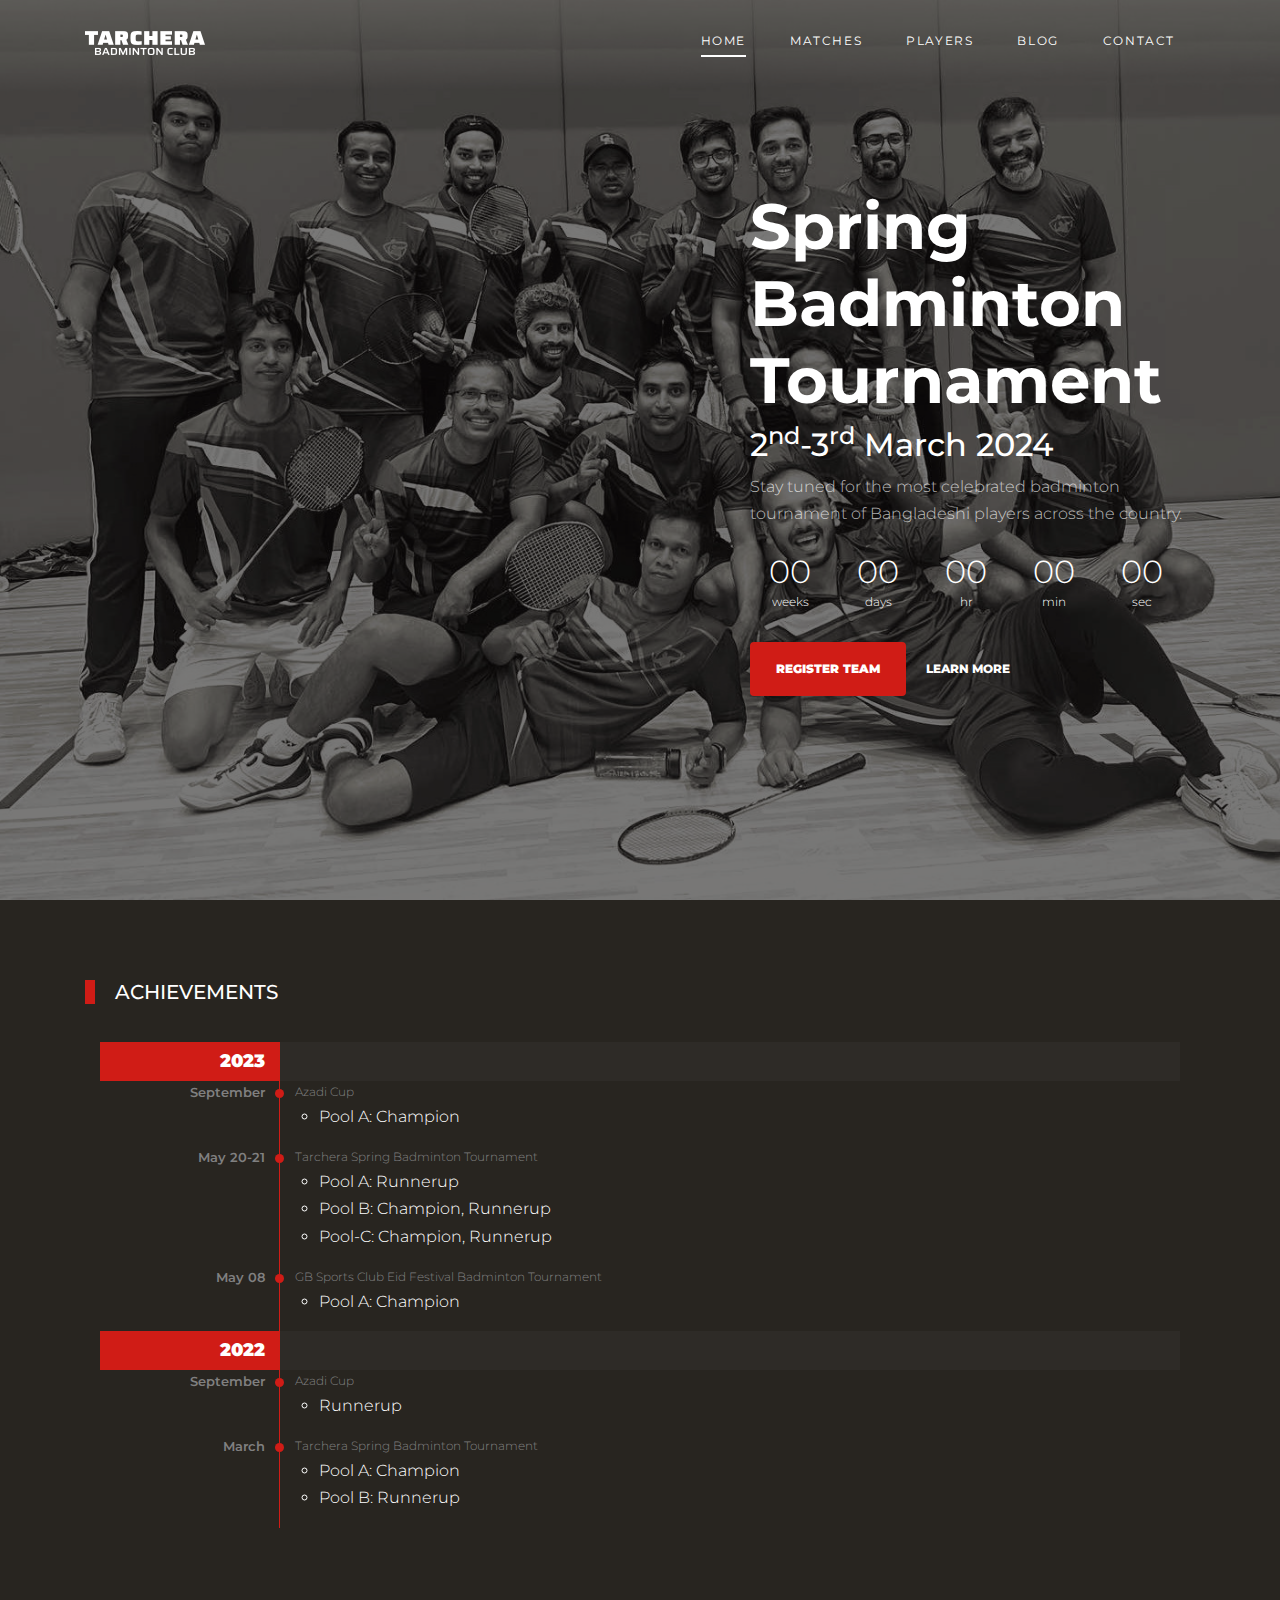
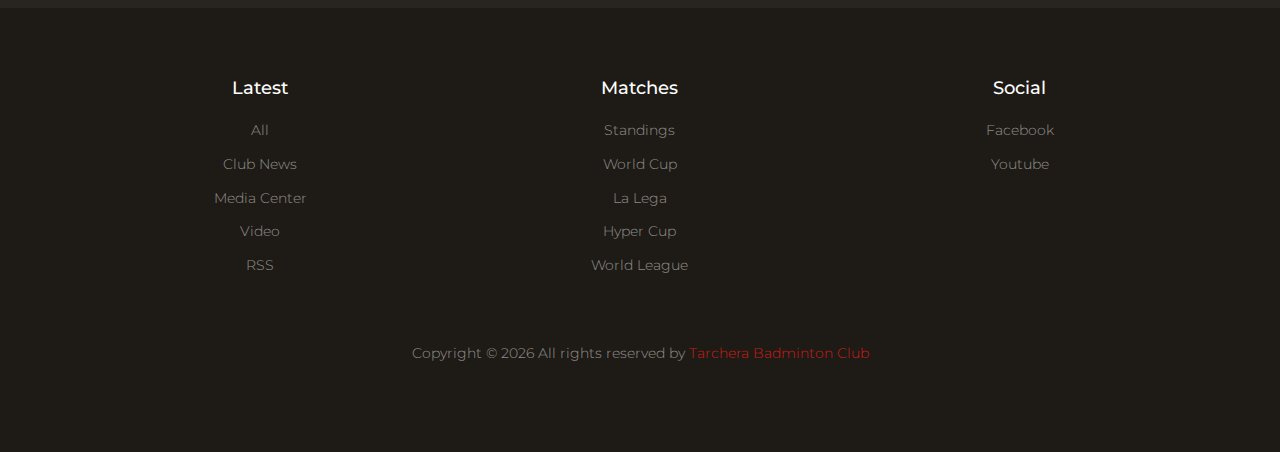
<file: index.html>
<!DOCTYPE html>
<html lang="en">

<head>
  <title>Tarchera Badminton Club</title>
  <meta charset="utf-8">
  <meta name="viewport" content="width=device-width, initial-scale=1, shrink-to-fit=no">
  <meta name="keywords" content="tarchera, tarchera badminton club, badminton, badminton club, sport, sports, sports club" />

  <link href="https://fonts.googleapis.com/css2?family=Montserrat:wght@400;700&display=swap" rel="stylesheet">

  <link rel="stylesheet" href="fonts/icomoon/style.css">

  <link rel="stylesheet" href="css/bootstrap/bootstrap.css">
  <link rel="stylesheet" href="css/jquery-ui.css">
  <link rel="stylesheet" href="css/owl.carousel.min.css">
  <link rel="stylesheet" href="css/owl.theme.default.min.css">
  <link rel="stylesheet" href="css/owl.theme.default.min.css">

  <link rel="stylesheet" href="css/jquery.fancybox.min.css">

  <link rel="stylesheet" href="css/bootstrap-datepicker.css">

  <link rel="stylesheet" href="fonts/flaticon/font/flaticon.css">

  <link rel="stylesheet" href="css/aos.css">

  <link rel="stylesheet" href="css/style.css">



</head>

<body>
  <div class="site-wrap">
    <div class="site-mobile-menu site-navbar-target">
      <div class="site-mobile-menu-header">
        <div class="site-mobile-menu-close">
          <span class="icon-close2 js-menu-toggle"></span>
        </div>
      </div>
      <div class="site-mobile-menu-body"></div>
    </div>

    <header class="site-navbar py-4" role="banner">
      <div class="container">
        <div class="d-flex align-items-center">
          <div class="site-logo">
            <a href="index.html">
              <img src="images/logo.png" alt="Logo">
            </a>
          </div>
          <div class="ml-auto">
            <nav class="site-navigation position-relative text-right" role="navigation">
              <ul class="site-menu main-menu js-clone-nav mr-auto d-none d-lg-block">
                <li class="active"><a href="index.html" class="nav-link">Home</a></li>
                <li><a href="matches.html" class="nav-link">Matches</a></li>
                <li><a href="players.html" class="nav-link">Players</a></li>
                <li><a href="blog.html" class="nav-link">Blog</a></li>
                <li><a href="contact.html" class="nav-link">Contact</a></li>
              </ul>
            </nav>

            <a href="#" class="d-inline-block d-lg-none site-menu-toggle js-menu-toggle text-black float-right text-white"><span
                class="icon-menu h3 text-white"></span></a>
          </div>
        </div>
      </div>

    </header>

    <div class="hero overlay" style="background-image: url('images/tarchera_members.jpg');">
      <div class="container">
        <div class="row align-items-center">
          <div class="col-lg-5 ml-auto">
            <h1 class="text-white">Spring Badminton Tournament</h1>
            <h2 class="text-white">2<sup>nd</sup>-3<sup>rd</sup> March 2024</h2>
            <p>Stay tuned for the most celebrated badminton tournament of Bangladeshi players across the country.</p>
            <div id="date-countdown"></div>
            <p>
              <a href="#" class="btn btn-primary py-3 px-4 mr-3">Register Team</a>
              <a href="#" class="more light">Learn More</a>
            </p>  
          </div>
        </div>
      </div>
    </div>

    
    
    <!-- <div class="container">
      

      <div class="row">
        <div class="col-lg-12">
          
          <div class="d-flex team-vs">
            <span class="score">4-1</span>
            <div class="team-1 w-50">
              <div class="team-details w-100 text-center">
                <img src="images/logo_1.png" alt="Image" class="img-fluid">
                <h3>LA LEGA <span>(win)</span></h3>
                <ul class="list-unstyled">
                  <li>Anja Landry (7)</li>
                  <li>Eadie Salinas (12)</li>
                  <li>Ashton Allen (10)</li>
                  <li>Baxter Metcalfe (5)</li>
                </ul>
              </div>
            </div>
            <div class="team-2 w-50">
              <div class="team-details w-100 text-center">
                <img src="images/logo_2.png" alt="Image" class="img-fluid">
                <h3>JUVENDU <span>(loss)</span></h3>
                <ul class="list-unstyled">
                  <li>Macauly Green (3)</li>
                  <li>Arham Stark (8)</li>
                  <li>Stephan Murillo (9)</li>
                  <li>Ned Ritter (5)</li>
                </ul>
              </div>
            </div>
          </div>
        </div>
      </div>
    </div> -->

    <!-- <div class="latest-news">
      <div class="container">
        <div class="row">
          <div class="col-12 title-section">
            <h2 class="heading">Latest News</h2>
          </div>
        </div>
        <div class="row no-gutters">
          <div class="col-md-4">
            <div class="post-entry">
              <a href="#">
                <img src="images/img_1.jpg" alt="Image" class="img-fluid">
              </a>
              <div class="caption">
                <div class="caption-inner">
                  <h3 class="mb-3">Romolu to stay at Real Nadrid?</h3>
                  <div class="author d-flex align-items-center">
                    <div class="img mb-2 mr-3">
                      <img src="images/person_1.jpg" alt="">
                    </div>
                    <div class="text">
                      <h4>Mellissa Allison</h4>
                      <span>May 19, 2020 &bullet; Sports</span>
                    </div>
                  </div>
                </div>
              </div> 
            </div>
          </div>
          <div class="col-md-4">
            <div class="post-entry">
              <a href="#">
                <img src="images/img_3.jpg" alt="Image" class="img-fluid">
              </a>
              <div class="caption">
                <div class="caption-inner">
                  <h3 class="mb-3">Kai Nets Double To Secure Comfortable Away Win</h3>
                  <div class="author d-flex align-items-center">
                    <div class="img mb-2 mr-3">
                      <img src="images/person_1.jpg" alt="">
                    </div>
                    <div class="text">
                      <h4>Mellissa Allison</h4>
                      <span>May 19, 2020 &bullet; Sports</span>
                    </div>
                  </div>
                </div>
              </div> 
            </div>
          </div>
          <div class="col-md-4">
            <div class="post-entry">
              <a href="#">
                <img src="images/img_2.jpg" alt="Image" class="img-fluid">
              </a>
              <div class="caption">
                <div class="caption-inner">
                  <h3 class="mb-3">Dogba set for Juvendu return?</h3>
                  <div class="author d-flex align-items-center">
                    <div class="img mb-2 mr-3">
                      <img src="images/person_1.jpg" alt="">
                    </div>
                    <div class="text">
                      <h4>Mellissa Allison</h4>
                      <span>May 19, 2020 &bullet; Sports</span>
                    </div>
                  </div>
                </div>
              </div> 
            </div>
          </div>
        </div>

      </div>
    </div> -->

    <div class="site-section">
      <div class="container">
        <div class="row">
          <div class="col-12 title-section">
            <h2 class="heading">Achievements</h2>
          </div>
        </div>
        <div class="row">
          <div class="container timeline">
            <div class="row">
              <div class="col-lg-2 timeline-border">
                <div class="timeline-header">2023</div>
              </div>
              <div class="col-lg-10 timeline-muted-bg">&nbsp;</div>
            </div>
            <div class="row">
              <div class="col-lg-2 timeline-border">
                <div class="timeline-sub-header">September</div>
              </div>
              <div class="col-lg-10 timeline-content">
                <div class="sub-text">Azadi Cup</div>
                <div class="text">
                  <ul>
                    <li>Pool A: Champion</li>
                  </ul>
                </div>
              </div>    
            </div>
            <div class="row">
              <div class="col-lg-2 timeline-border">
                <div class="timeline-sub-header">May 20-21</div>
              </div>
              <div class="col-lg-10 timeline-content">
                <div class="sub-text">Tarchera Spring Badminton Tournament</div>
                <div class="text">
                  <ul>
                    <li>Pool A: Runnerup</li>
                    <li>Pool B: Champion, Runnerup</li>
                    <li>Pool-C: Champion, Runnerup</li>
                  </ul>
                </div>
              </div>    
            </div>
            <div class="row">
              <div class="col-lg-2 timeline-border">
                <div class="timeline-sub-header">May 08</div>
              </div>
              <div class="col-lg-10 timeline-content">
                <div class="sub-text">GB Sports Club Eid Festival Badminton Tournament</div>
                <div class="text">
                  <ul>
                    <li>Pool A: Champion</li>
                  </ul>
                </div>
              </div>    
            </div>
            <!-- Spacing -->
            <!-- <div class="row"><div class="col-lg-2 pt-3 spacing"></div></div> -->
            <div class="row">
              <div class="col-lg-2 timeline-border">
                <div class="timeline-header">2022</div>
              </div>
              <div class="col-lg-10 timeline-muted-bg">&nbsp;</div>
            </div>
            <div class="row">
              <div class="col-lg-2 timeline-border">
                <div class="timeline-sub-header">September</div>
              </div>
              <div class="col-lg-10 timeline-content">
                <div class="sub-text">Azadi Cup</div>
                <div class="text">
                  <ul>
                    <li>Runnerup</li>
                  </ul>
                </div>
              </div>
            </div>
            <!-- Spacing -->
            <!-- <div class="row"><div class="col-lg-2 pt-3 spacing"></div></div> -->
            <div class="row">
              <div class="col-lg-2 timeline-border">
                <div class="timeline-sub-header">March</div>
              </div>
              <div class="col-lg-10 timeline-content">
                <div class="sub-text">Tarchera Spring Badminton Tournament</div>
                <div class="text">
                  <ul>
                    <li>Pool A: Champion</li>
                    <li>Pool B: Runnerup</li>
                  </ul>
                </div>
              </div>
            </div>
          </div>
        </div>
          <!-- 
        <div class="row no-gutters">
          <div class="year">
            <h3 class="mb-3 font-weight-bold">April 2022</h3>
            <ul class="section">
              <li class="achivement">Runner-up Pool A</li>
              <li class="achivement">Champion Pool B</li>
              <li class="achivement">Runner-up Pool B</li>
            </ul>
          </div>
        </div>
        <div class="row no-gutters">
            <div class="year">
              <h3 class="mb-3 font-weight-bold">April 2021</h4>
              <ul class="section">
                <li class="achivement">Champion Pool A</li>
              </ul>
          </div> -->
        </div>
      </div>
    </div>
    
    <!-- <div class="site-section bg-dark">
      <div class="container">
        <div class="row">
          <div class="col-lg-6">
            <div class="widget-next-match">
              <div class="widget-title">
                <h3>Next Match</h3>
              </div>
              <div class="widget-body mb-3">
                <div class="widget-vs">
                  <div class="d-flex align-items-center justify-content-around justify-content-between w-100">
                    <div class="team-1 text-center">
                      <img src="images/logo_1.png" alt="Image">
                      <h3>Football League</h3>
                    </div>
                    <div>
                      <span class="vs"><span>VS</span></span>
                    </div>
                    <div class="team-2 text-center">
                      <img src="images/logo_2.png" alt="Image">
                      <h3>Soccer</h3>
                    </div>
                  </div>
                </div>
              </div>

              <div class="text-center widget-vs-contents mb-4">
                <h4>World Cup League</h4>
                <p class="mb-5">
                  <span class="d-block">December 20th, 2020</span>
                  <span class="d-block">9:30 AM GMT+0</span>
                  <strong class="text-primary">New Euro Arena</strong>
                </p>

                <div id="date-countdown2" class="pb-1"></div>
              </div>
            </div>
          </div>
          <div class="col-lg-6">
            
            <div class="widget-next-match">
              <table class="table custom-table">
                <thead>
                  <tr>
                    <th>P</th>
                    <th>Team</th>
                    <th>W</th>
                    <th>D</th>
                    <th>L</th>
                    <th>PTS</th>
                  </tr>
                </thead>
                <tbody>
                  <tr>
                    <td>1</td>
                    <td><strong class="text-white">Football League</strong></td>
                    <td>22</td>
                    <td>3</td>
                    <td>2</td>
                    <td>140</td>
                  </tr>
                  <tr>
                    <td>2</td>
                    <td><strong class="text-white">Soccer</strong></td>
                    <td>22</td>
                    <td>3</td>
                    <td>2</td>
                    <td>140</td>
                  </tr>
                  <tr>
                    <td>3</td>
                    <td><strong class="text-white">Juvendo</strong></td>
                    <td>22</td>
                    <td>3</td>
                    <td>2</td>
                    <td>140</td>
                  </tr>
                  <tr>
                    <td>4</td>
                    <td><strong class="text-white">French Football League</strong></td>
                    <td>22</td>
                    <td>3</td>
                    <td>2</td>
                    <td>140</td>
                  </tr>
                  <tr>
                    <td>5</td>
                    <td><strong class="text-white">Legia Abante</strong></td>
                    <td>22</td>
                    <td>3</td>
                    <td>2</td>
                    <td>140</td>
                  </tr>
                  <tr>
                    <td>6</td>
                    <td><strong class="text-white">Gliwice League</strong></td>
                    <td>22</td>
                    <td>3</td>
                    <td>2</td>
                    <td>140</td>
                  </tr>
                  <tr>
                    <td>7</td>
                    <td><strong class="text-white">Cornika</strong></td>
                    <td>22</td>
                    <td>3</td>
                    <td>2</td>
                    <td>140</td>
                  </tr>
                  <tr>
                    <td>8</td>
                    <td><strong class="text-white">Gravity Smash</strong></td>
                    <td>22</td>
                    <td>3</td>
                    <td>2</td>
                    <td>140</td>
                  </tr>
                </tbody>
              </table>
            </div>

          </div>
        </div>
      </div>
    </div> -->
    <!-- .site-section -->

    <!-- <div class="site-section">
      <div class="container">
        <div class="row">
          <div class="col-6 title-section">
            <h2 class="heading">Videos</h2>
          </div>
          <div class="col-6 text-right">
            <div class="custom-nav">
            <a href="#" class="js-custom-prev-v2"><span class="icon-keyboard_arrow_left"></span></a>
            <span></span>
            <a href="#" class="js-custom-next-v2"><span class="icon-keyboard_arrow_right"></span></a>
            </div>
          </div>
        </div>


        <div class="owl-4-slider owl-carousel">
          <div class="item">
            <div class="video-media">
              <img src="images/img_1.jpg" alt="Image" class="img-fluid">
              <a href="https://vimeo.com/139714818" class="d-flex play-button align-items-center" data-fancybox>
                <span class="icon mr-3">
                  <span class="icon-play"></span>
                </span>
                <div class="caption">
                  <h3 class="m-0">Dogba set for Juvendu return?</h3>
                </div>
              </a>
            </div>
          </div>
          <div class="item">
            <div class="video-media">
              <img src="images/img_2.jpg" alt="Image" class="img-fluid">
              <a href="https://vimeo.com/139714818" class="d-flex play-button align-items-center" data-fancybox>
                <span class="icon mr-3">
                  <span class="icon-play"></span>
                </span>
                <div class="caption">
                  <h3 class="m-0">Kai Nets Double To Secure Comfortable Away Win</h3>
                </div>
              </a>
            </div>
          </div>
          <div class="item">
            <div class="video-media">
              <img src="images/img_3.jpg" alt="Image" class="img-fluid">
              <a href="https://vimeo.com/139714818" class="d-flex play-button align-items-center" data-fancybox>
                <span class="icon mr-3">
                  <span class="icon-play"></span>
                </span>
                <div class="caption">
                  <h3 class="m-0">Romolu to stay at Real Nadrid?</h3>
                </div>
              </a>
            </div>
          </div>

          <div class="item">
            <div class="video-media">
              <img src="images/img_1.jpg" alt="Image" class="img-fluid">
              <a href="https://vimeo.com/139714818" class="d-flex play-button align-items-center" data-fancybox>
                <span class="icon mr-3">
                  <span class="icon-play"></span>
                </span>
                <div class="caption">
                  <h3 class="m-0">Dogba set for Juvendu return?</h3>
                </div>
              </a>
            </div>
          </div>
          <div class="item">
            <div class="video-media">
              <img src="images/img_2.jpg" alt="Image" class="img-fluid">
              <a href="https://vimeo.com/139714818" class="d-flex play-button align-items-center" data-fancybox>
                <span class="icon mr-3">
                  <span class="icon-play"></span>
                </span>
                <div class="caption">
                  <h3 class="m-0">Kai Nets Double To Secure Comfortable Away Win</h3>
                </div>
              </a>
            </div>
          </div>
          <div class="item">
            <div class="video-media">
              <img src="images/img_3.jpg" alt="Image" class="img-fluid">
              <a href="https://vimeo.com/139714818" class="d-flex play-button align-items-center" data-fancybox>
                <span class="icon mr-3">
                  <span class="icon-play"></span>
                </span>
                <div class="caption">
                  <h3 class="m-0">Romolu to stay at Real Nadrid?</h3>
                </div>
              </a>
            </div>
          </div>

        </div>

      </div>
    </div> -->

    <!-- <div class="container site-section">
      <div class="row">
        <div class="col-6 title-section">
          <h2 class="heading">Our Blog</h2>
        </div>
      </div>
      <div class="row">
        <div class="col-lg-6">
          <div class="custom-media d-flex">
            <div class="img mr-4">
              <img src="images/img_1.jpg" alt="Image" class="img-fluid">
            </div>
            <div class="text">
              <span class="meta">May 20, 2020</span>
              <h3 class="mb-4"><a href="#">Romolu to stay at Real Nadrid?</a></h3>
              <p>Lorem ipsum dolor sit amet, consectetur adipisicing elit. Possimus deserunt saepe tempora dolorem.</p>
              <p><a href="#">Read more</a></p>
            </div>
          </div>
        </div>
        <div class="col-lg-6">
          <div class="custom-media d-flex">
            <div class="img mr-4">
              <img src="images/img_3.jpg" alt="Image" class="img-fluid">
            </div>
            <div class="text">
              <span class="meta">May 20, 2020</span>
              <h3 class="mb-4"><a href="#">Romolu to stay at Real Nadrid?</a></h3>
              <p>Lorem ipsum dolor sit amet, consectetur adipisicing elit. Possimus deserunt saepe tempora dolorem.</p>
              <p><a href="#">Read more</a></p>
            </div>
          </div>
        </div>
      </div>
    </div> -->



    <footer class="footer-section">
      <div class="container">
        <div class="row justify-content-center">
          <div class="col-lg-4">
            <div class="widget mb-3 text-center">
              <h3>Latest</h3>
              <ul class="list-unstyled links">
                <li><a href="#">All</a></li>
                <li><a href="#">Club News</a></li>
                <li><a href="#">Media Center</a></li>
                <li><a href="#">Video</a></li>
                <li><a href="#">RSS</a></li>
              </ul>
            </div>
          </div>
          <!-- <div class="col-lg-3">
            <div class="widget mb-3">
              <h3>Tickets</h3>
              <ul class="list-unstyled links">
                <li><a href="#">Online Ticket</a></li>
                <li><a href="#">Payment and Prices</a></li>
                <li><a href="#">Contact &amp; Booking</a></li>
                <li><a href="#">Tickets</a></li>
                <li><a href="#">Coupon</a></li>
              </ul>
            </div>
          </div> -->
          <div class="col-lg-4">
            <div class="widget mb-3 text-center">
              <h3>Matches</h3>
              <ul class="list-unstyled links">
                <li><a href="#">Standings</a></li>
                <li><a href="#">World Cup</a></li>
                <li><a href="#">La Lega</a></li>
                <li><a href="#">Hyper Cup</a></li>
                <li><a href="#">World League</a></li>
              </ul>
            </div>
          </div>
          <div class="col-lg-4">
            <div class="widget mb-3 text-center">
              <h3>Social</h3>
              <ul class="list-unstyled links">
                <li><a href="#">Facebook</a></li>
                <li><a href="#">Youtube</a></li>
              </ul>
            </div>
          </div>
        </div>

        <div class="row text-center">
          <div class="col-md-12">
            <div class=" pt-5">
              <p>
                <!-- Link back to Colorlib can't be removed. Template is licensed under CC BY 3.0. -->
                Copyright &copy;
                <script>
                  document.write(new Date().getFullYear());
                </script> All rights reserved by <a href="https://www.tarchera.club" target="_blank">Tarchera Badminton Club</a>
                <!-- Link back to Colorlib can't be removed. Template is licensed under CC BY 3.0. -->
              </p>
            </div>
          </div>

        </div>
      </div>
    </footer>



  </div>
  <!-- .site-wrap -->

  <script src="js/jquery-3.3.1.min.js"></script>
  <script src="js/jquery-migrate-3.0.1.min.js"></script>
  <script src="js/jquery-ui.js"></script>
  <script src="js/popper.min.js"></script>
  <script src="js/bootstrap.min.js"></script>
  <script src="js/owl.carousel.min.js"></script>
  <script src="js/jquery.stellar.min.js"></script>
  <script src="js/jquery.countdown.min.js"></script>
  <script src="js/bootstrap-datepicker.min.js"></script>
  <script src="js/jquery.easing.1.3.js"></script>
  <script src="js/aos.js"></script>
  <script src="js/jquery.fancybox.min.js"></script>
  <script src="js/jquery.sticky.js"></script>
  <script src="js/jquery.mb.YTPlayer.min.js"></script>


  <script src="js/main.js"></script>

</body>

</html>
</file>
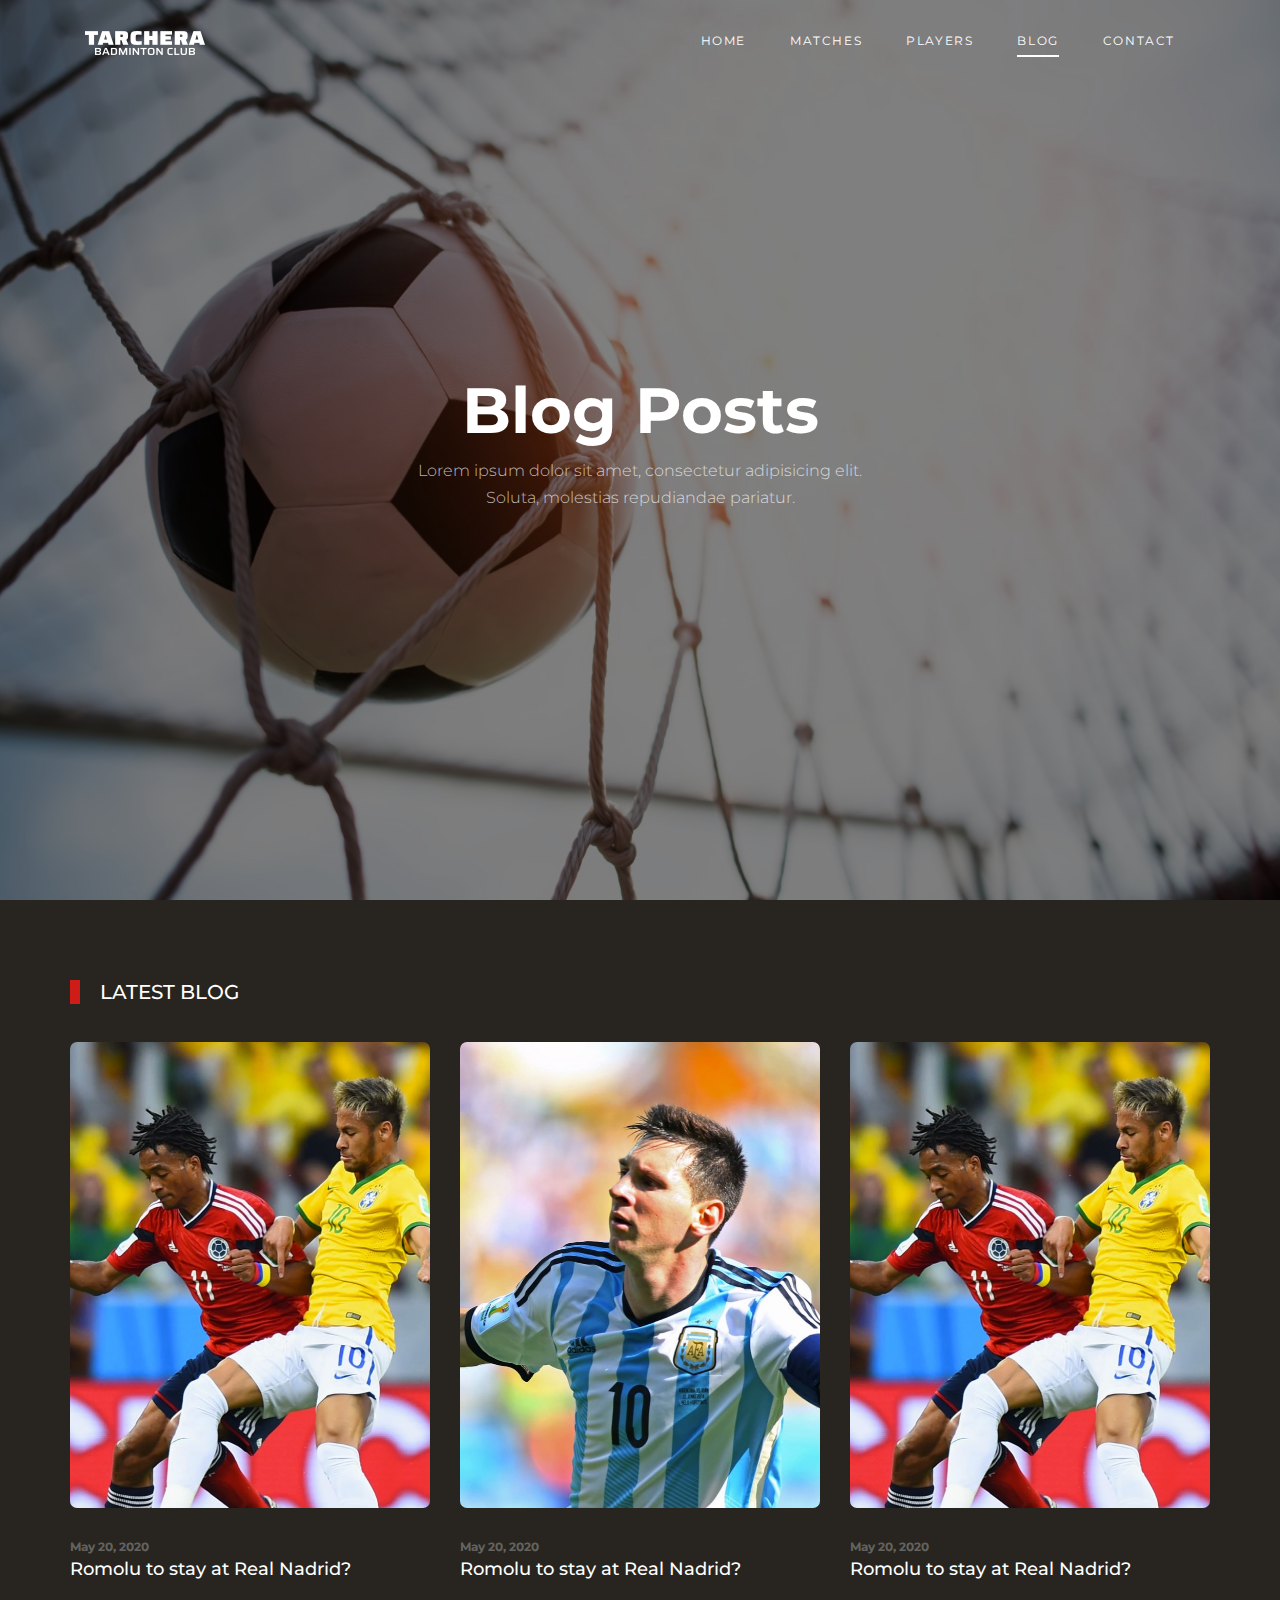
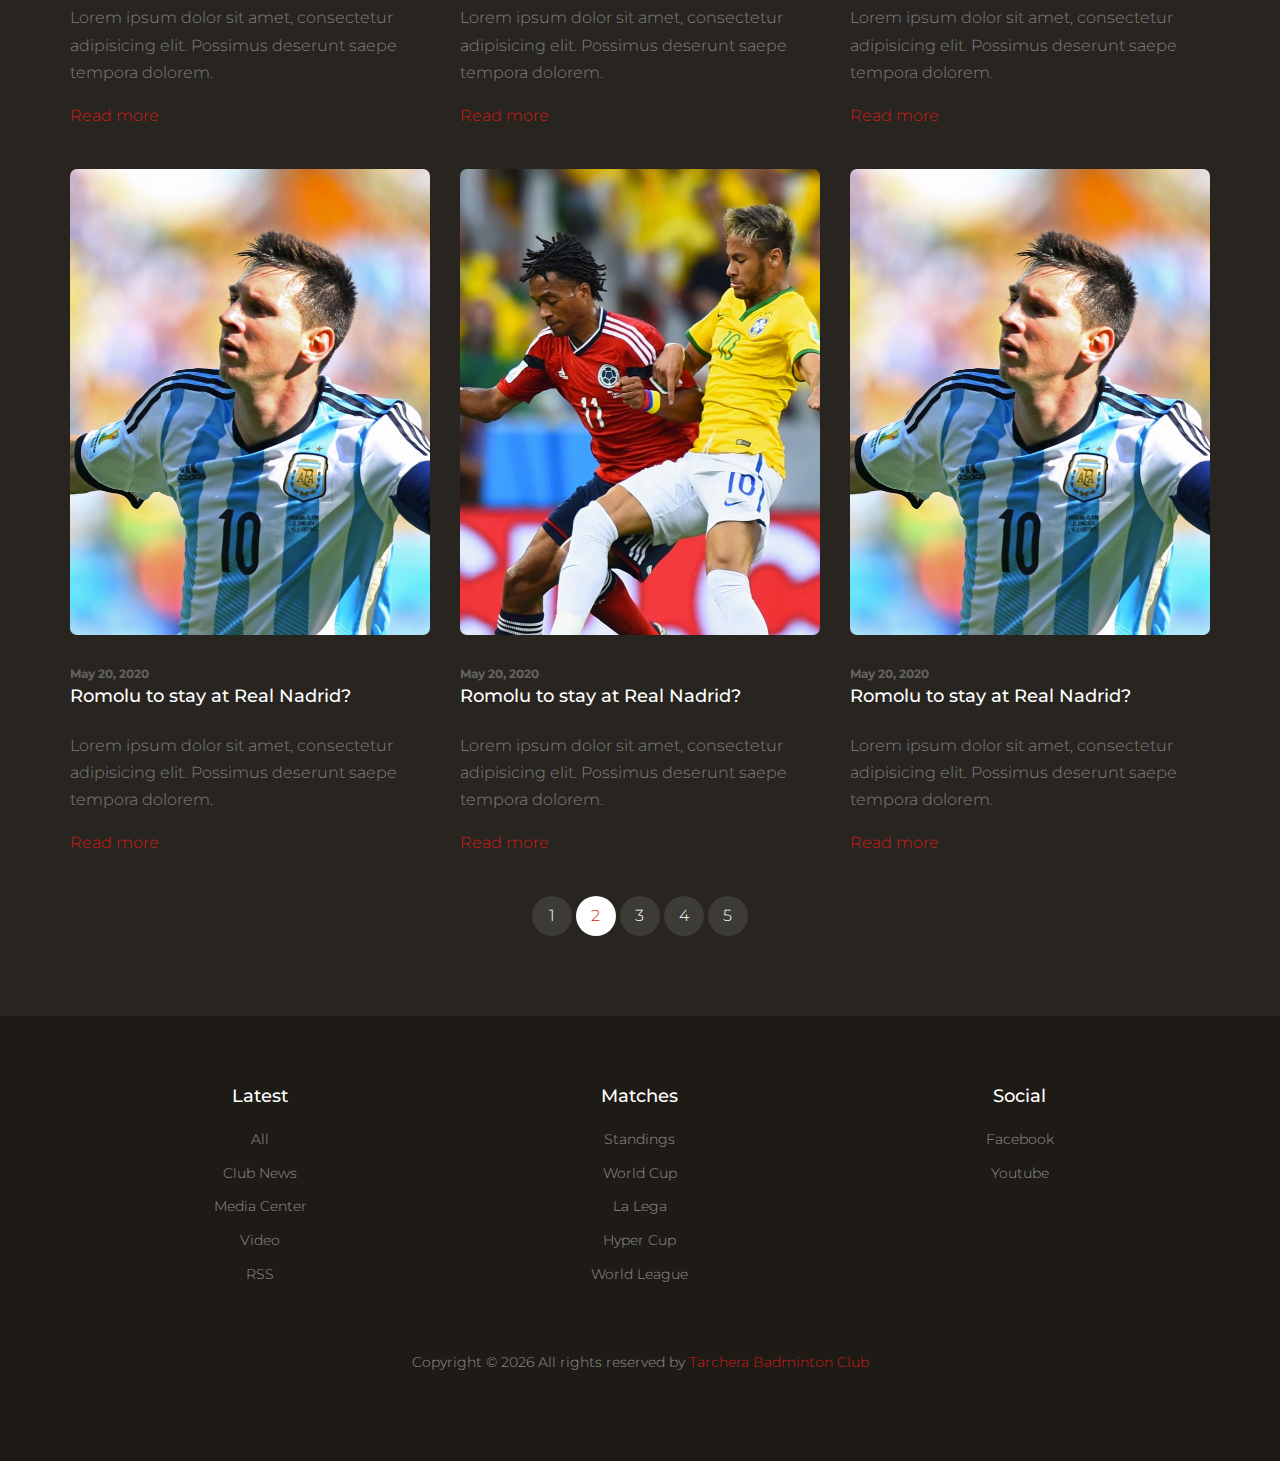
<file: blog.html>
<!DOCTYPE html>
<html lang="en">

<head>
  <title>Soccer &mdash; Website by Colorlib</title>
  <meta charset="utf-8">
  <meta name="viewport" content="width=device-width, initial-scale=1, shrink-to-fit=no">


  <link href="https://fonts.googleapis.com/css2?family=Montserrat:wght@400;700&display=swap" rel="stylesheet">

  <link rel="stylesheet" href="fonts/icomoon/style.css">

  <link rel="stylesheet" href="css/bootstrap/bootstrap.css">
  <link rel="stylesheet" href="css/jquery-ui.css">
  <link rel="stylesheet" href="css/owl.carousel.min.css">
  <link rel="stylesheet" href="css/owl.theme.default.min.css">
  <link rel="stylesheet" href="css/owl.theme.default.min.css">

  <link rel="stylesheet" href="css/jquery.fancybox.min.css">

  <link rel="stylesheet" href="css/bootstrap-datepicker.css">

  <link rel="stylesheet" href="fonts/flaticon/font/flaticon.css">

  <link rel="stylesheet" href="css/aos.css">

  <link rel="stylesheet" href="css/style.css">



</head>

<body>

  <div class="site-wrap">

    <div class="site-mobile-menu site-navbar-target">
      <div class="site-mobile-menu-header">
        <div class="site-mobile-menu-close">
          <span class="icon-close2 js-menu-toggle"></span>
        </div>
      </div>
      <div class="site-mobile-menu-body"></div>
    </div>


    <header class="site-navbar py-4" role="banner">

      <div class="container">
        <div class="d-flex align-items-center">
          <div class="site-logo">
            <a href="index.html">
              <img src="images/logo.png" alt="Logo">
            </a>
          </div>
          <div class="ml-auto">
            <nav class="site-navigation position-relative text-right" role="navigation">
              <ul class="site-menu main-menu js-clone-nav mr-auto d-none d-lg-block">
                <li><a href="index.html" class="nav-link">Home</a></li>
                <li><a href="matches.html" class="nav-link">Matches</a></li>
                <li><a href="players.html" class="nav-link">Players</a></li>
                <li class="active"><a href="blog.html" class="nav-link">Blog</a></li>
                <li><a href="contact.html" class="nav-link">Contact</a></li>
              </ul>
            </nav>

            <a href="#" class="d-inline-block d-lg-none site-menu-toggle js-menu-toggle text-black float-right text-white"><span
                class="icon-menu h3 text-white"></span></a>
          </div>
        </div>
      </div>

    </header>

    <div class="hero overlay" style="background-image: url('images/bg_3.jpg');">
      <div class="container">
        <div class="row align-items-center">
          <div class="col-lg-5 mx-auto text-center">
            <h1 class="text-white">Blog Posts</h1>
            <p>Lorem ipsum dolor sit amet, consectetur adipisicing elit. Soluta, molestias repudiandae pariatur.</p>
          </div>
        </div>
      </div>
    </div>

    
    
    <div class="container site-section">
      <div class="row">
        <div class="col-6 title-section">
          <h2 class="heading">Latest Blog</h2>
        </div>
      </div>
      <div class="row">
        <div class="col-lg-4 mb-4">
          <div class="custom-media d-block">
            <div class="img mb-4">
              <a href="single.html"><img src="images/img_1.jpg" alt="Image" class="img-fluid"></a>
            </div>
            <div class="text">
              <span class="meta">May 20, 2020</span>
              <h3 class="mb-4"><a href="#">Romolu to stay at Real Nadrid?</a></h3>
              <p>Lorem ipsum dolor sit amet, consectetur adipisicing elit. Possimus deserunt saepe tempora dolorem.</p>
              <p><a href="#">Read more</a></p>
            </div>
          </div>
        </div>
        <div class="col-lg-4 mb-4">
          <div class="custom-media d-block">
            <div class="img mb-4">
              <a href="single.html"><img src="images/img_3.jpg" alt="Image" class="img-fluid"></a>
            </div>
            <div class="text">
              <span class="meta">May 20, 2020</span>
              <h3 class="mb-4"><a href="#">Romolu to stay at Real Nadrid?</a></h3>
              <p>Lorem ipsum dolor sit amet, consectetur adipisicing elit. Possimus deserunt saepe tempora dolorem.</p>
              <p><a href="#">Read more</a></p>
            </div>
          </div>
        </div>

        <div class="col-lg-4 mb-4">
          <div class="custom-media d-block">
            <div class="img mb-4">
              <a href="single.html"><img src="images/img_1.jpg" alt="Image" class="img-fluid"></a>
            </div>
            <div class="text">
              <span class="meta">May 20, 2020</span>
              <h3 class="mb-4"><a href="#">Romolu to stay at Real Nadrid?</a></h3>
              <p>Lorem ipsum dolor sit amet, consectetur adipisicing elit. Possimus deserunt saepe tempora dolorem.</p>
              <p><a href="#">Read more</a></p>
            </div>
          </div>
        </div>
        <div class="col-lg-4 mb-4">
          <div class="custom-media d-block">
            <div class="img mb-4">
              <a href="single.html"><img src="images/img_3.jpg" alt="Image" class="img-fluid"></a>
            </div>
            <div class="text">
              <span class="meta">May 20, 2020</span>
              <h3 class="mb-4"><a href="#">Romolu to stay at Real Nadrid?</a></h3>
              <p>Lorem ipsum dolor sit amet, consectetur adipisicing elit. Possimus deserunt saepe tempora dolorem.</p>
              <p><a href="#">Read more</a></p>
            </div>
          </div>
        </div>
        
        <div class="col-lg-4 mb-4">
          <div class="custom-media d-block">
            <div class="img mb-4">
              <a href="single.html"><img src="images/img_1.jpg" alt="Image" class="img-fluid"></a>
            </div>
            <div class="text">
              <span class="meta">May 20, 2020</span>
              <h3 class="mb-4"><a href="#">Romolu to stay at Real Nadrid?</a></h3>
              <p>Lorem ipsum dolor sit amet, consectetur adipisicing elit. Possimus deserunt saepe tempora dolorem.</p>
              <p><a href="#">Read more</a></p>
            </div>
          </div>
        </div>
        <div class="col-lg-4 mb-4">
          <div class="custom-media d-block">
            <div class="img mb-4">
              <a href="single.html"><img src="images/img_3.jpg" alt="Image" class="img-fluid"></a>
            </div>
            <div class="text">
              <span class="meta">May 20, 2020</span>
              <h3 class="mb-4"><a href="#">Romolu to stay at Real Nadrid?</a></h3>
              <p>Lorem ipsum dolor sit amet, consectetur adipisicing elit. Possimus deserunt saepe tempora dolorem.</p>
              <p><a href="#">Read more</a></p>
            </div>
          </div>
        </div>
      </div>

      <div class="row justify-content-center">
        <div class="col-lg-7 text-center">
          <div class="custom-pagination">
            <a href="#">1</a>
            <span>2</span>
            <a href="#">3</a>
            <a href="#">4</a>
            <a href="#">5</a>
          </div>
        </div>
      </div>
    </div>


    
    



    <footer class="footer-section">
      <div class="container">
        <div class="row justify-content-center">
          <div class="col-lg-4">
            <div class="widget mb-3 text-center">
              <h3>Latest</h3>
              <ul class="list-unstyled links">
                <li><a href="#">All</a></li>
                <li><a href="#">Club News</a></li>
                <li><a href="#">Media Center</a></li>
                <li><a href="#">Video</a></li>
                <li><a href="#">RSS</a></li>
              </ul>
            </div>
          </div>
          <!-- <div class="col-lg-3">
            <div class="widget mb-3">
              <h3>Tickets</h3>
              <ul class="list-unstyled links">
                <li><a href="#">Online Ticket</a></li>
                <li><a href="#">Payment and Prices</a></li>
                <li><a href="#">Contact &amp; Booking</a></li>
                <li><a href="#">Tickets</a></li>
                <li><a href="#">Coupon</a></li>
              </ul>
            </div>
          </div> -->
          <div class="col-lg-4">
            <div class="widget mb-3 text-center">
              <h3>Matches</h3>
              <ul class="list-unstyled links">
                <li><a href="#">Standings</a></li>
                <li><a href="#">World Cup</a></li>
                <li><a href="#">La Lega</a></li>
                <li><a href="#">Hyper Cup</a></li>
                <li><a href="#">World League</a></li>
              </ul>
            </div>
          </div>
          <div class="col-lg-4">
            <div class="widget mb-3 text-center">
              <h3>Social</h3>
              <ul class="list-unstyled links">
                <li><a href="#">Facebook</a></li>
                <li><a href="#">Youtube</a></li>
              </ul>
            </div>
          </div>
        </div>

        <div class="row text-center">
          <div class="col-md-12">
            <div class=" pt-5">
              <p>
                <!-- Link back to Colorlib can't be removed. Template is licensed under CC BY 3.0. -->
                Copyright &copy;
                <script>
                  document.write(new Date().getFullYear());
                </script> All rights reserved by <a href="https://www.tarchera.club" target="_blank">Tarchera Badminton Club</a>
                <!-- Link back to Colorlib can't be removed. Template is licensed under CC BY 3.0. -->
              </p>
            </div>
          </div>

        </div>
      </div>
    </footer>



  </div>
  <!-- .site-wrap -->

  <script src="js/jquery-3.3.1.min.js"></script>
  <script src="js/jquery-migrate-3.0.1.min.js"></script>
  <script src="js/jquery-ui.js"></script>
  <script src="js/popper.min.js"></script>
  <script src="js/bootstrap.min.js"></script>
  <script src="js/owl.carousel.min.js"></script>
  <script src="js/jquery.stellar.min.js"></script>
  <script src="js/jquery.countdown.min.js"></script>
  <script src="js/bootstrap-datepicker.min.js"></script>
  <script src="js/jquery.easing.1.3.js"></script>
  <script src="js/aos.js"></script>
  <script src="js/jquery.fancybox.min.js"></script>
  <script src="js/jquery.sticky.js"></script>
  <script src="js/jquery.mb.YTPlayer.min.js"></script>


  <script src="js/main.js"></script>

</body>

</html>
</file>
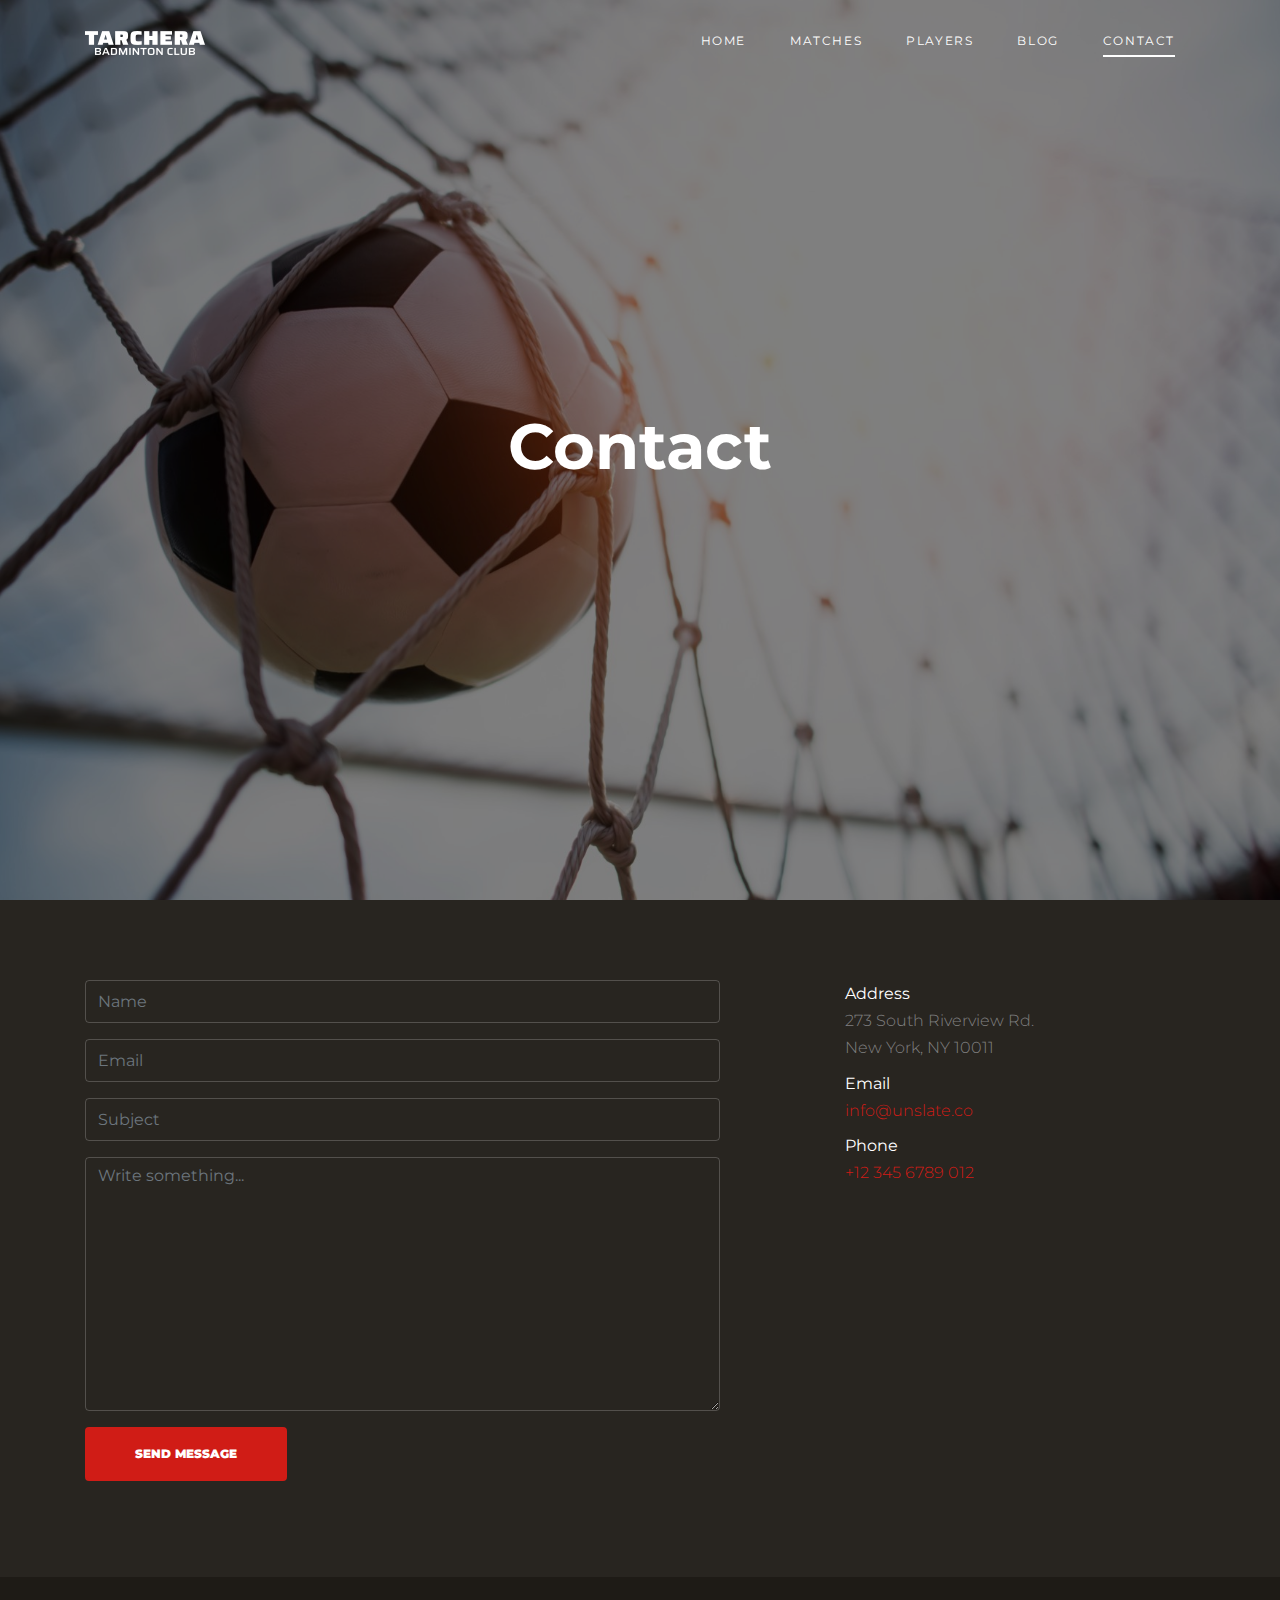
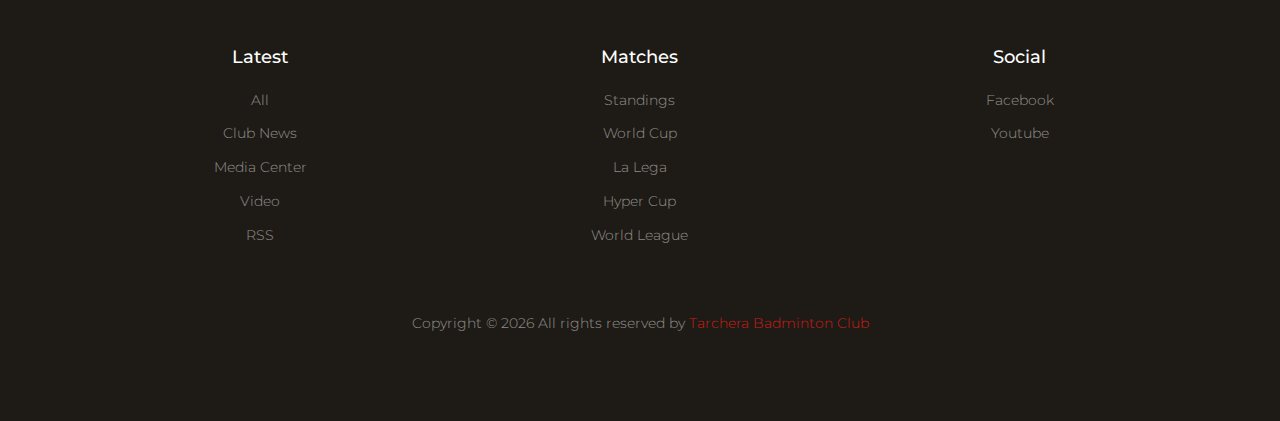
<file: contact.html>
<!DOCTYPE html>
<html lang="en">

<head>
  <title>Soccer &mdash; Website by Colorlib</title>
  <meta charset="utf-8">
  <meta name="viewport" content="width=device-width, initial-scale=1, shrink-to-fit=no">


  <link href="https://fonts.googleapis.com/css2?family=Montserrat:wght@400;700&display=swap" rel="stylesheet">

  <link rel="stylesheet" href="fonts/icomoon/style.css">

  <link rel="stylesheet" href="css/bootstrap/bootstrap.css">
  <link rel="stylesheet" href="css/jquery-ui.css">
  <link rel="stylesheet" href="css/owl.carousel.min.css">
  <link rel="stylesheet" href="css/owl.theme.default.min.css">
  <link rel="stylesheet" href="css/owl.theme.default.min.css">

  <link rel="stylesheet" href="css/jquery.fancybox.min.css">

  <link rel="stylesheet" href="css/bootstrap-datepicker.css">

  <link rel="stylesheet" href="fonts/flaticon/font/flaticon.css">

  <link rel="stylesheet" href="css/aos.css">

  <link rel="stylesheet" href="css/style.css">



</head>

<body>

  <div class="site-wrap">

    <div class="site-mobile-menu site-navbar-target">
      <div class="site-mobile-menu-header">
        <div class="site-mobile-menu-close">
          <span class="icon-close2 js-menu-toggle"></span>
        </div>
      </div>
      <div class="site-mobile-menu-body"></div>
    </div>


    <header class="site-navbar py-4" role="banner">

      <div class="container">
        <div class="d-flex align-items-center">
          <div class="site-logo">
            <a href="index.html">
              <img src="images/logo.png" alt="Logo">
            </a>
          </div>
          <div class="ml-auto">
            <nav class="site-navigation position-relative text-right" role="navigation">
              <ul class="site-menu main-menu js-clone-nav mr-auto d-none d-lg-block">
                <li><a href="index.html" class="nav-link">Home</a></li>
                <li><a href="matches.html" class="nav-link">Matches</a></li>
                <li><a href="players.html" class="nav-link">Players</a></li>
                <li><a href="blog.html" class="nav-link">Blog</a></li>
                <li class="active"><a href="contact.html" class="nav-link">Contact</a></li>
              </ul>
            </nav>

            <a href="#" class="d-inline-block d-lg-none site-menu-toggle js-menu-toggle text-black float-right text-white"><span
                class="icon-menu h3 text-white"></span></a>
          </div>
        </div>
      </div>

    </header>

    <div class="hero overlay" style="background-image: url('images/bg_3.jpg');">
      <div class="container">
        <div class="row align-items-center">
          <div class="col-lg-9 mx-auto text-center">
            <h1 class="text-white">Contact</h1>
          </div>
        </div>
      </div>
    </div>

    
    <div class="site-section">
      <div class="container">
        <div class="row">
          <div class="col-lg-7">
            <form action="#">
              <div class="form-group">
                <input type="text" class="form-control" placeholder="Name">
              </div>
              <div class="form-group">
                <input type="text" class="form-control" placeholder="Email">
              </div>
              <div class="form-group">
                <input type="text" class="form-control" placeholder="Subject">
              </div>
              <div class="form-group">
                <textarea name="" class="form-control" id="" cols="30" rows="10" placeholder="Write something..."></textarea>
              </div>
              <div class="form-group">
                <input type="submit" class="btn btn-primary py-3 px-5" value="Send Message">
              </div>
            </form>  
          </div>
          <div class="col-lg-4 ml-auto">
            
            <ul class="list-unstyled">
              <li class="mb-2">
                <strong class="text-white d-block">Address</strong>
                273 South Riverview Rd. <br> New York, NY 10011
              </li>
              <li class="mb-2">
                <strong class="text-white d-block">Email</strong>
                <a href="#">info@unslate.co</a>
              </li>
              <li class="mb-2">
                <strong class="text-white d-block">
                  Phone
                </strong>
                <a href="#">+12 345 6789 012</a>
              </li>
            </ul>
          </div>
        </div>
      </div>
    </div>


    <footer class="footer-section">
      <div class="container">
        <div class="row justify-content-center">
          <div class="col-lg-4">
            <div class="widget mb-3 text-center">
              <h3>Latest</h3>
              <ul class="list-unstyled links">
                <li><a href="#">All</a></li>
                <li><a href="#">Club News</a></li>
                <li><a href="#">Media Center</a></li>
                <li><a href="#">Video</a></li>
                <li><a href="#">RSS</a></li>
              </ul>
            </div>
          </div>
          <!-- <div class="col-lg-3">
            <div class="widget mb-3">
              <h3>Tickets</h3>
              <ul class="list-unstyled links">
                <li><a href="#">Online Ticket</a></li>
                <li><a href="#">Payment and Prices</a></li>
                <li><a href="#">Contact &amp; Booking</a></li>
                <li><a href="#">Tickets</a></li>
                <li><a href="#">Coupon</a></li>
              </ul>
            </div>
          </div> -->
          <div class="col-lg-4">
            <div class="widget mb-3 text-center">
              <h3>Matches</h3>
              <ul class="list-unstyled links">
                <li><a href="#">Standings</a></li>
                <li><a href="#">World Cup</a></li>
                <li><a href="#">La Lega</a></li>
                <li><a href="#">Hyper Cup</a></li>
                <li><a href="#">World League</a></li>
              </ul>
            </div>
          </div>
          <div class="col-lg-4">
            <div class="widget mb-3 text-center">
              <h3>Social</h3>
              <ul class="list-unstyled links">
                <li><a href="#">Facebook</a></li>
                <li><a href="#">Youtube</a></li>
              </ul>
            </div>
          </div>
        </div>

        <div class="row text-center">
          <div class="col-md-12">
            <div class=" pt-5">
              <p>
                <!-- Link back to Colorlib can't be removed. Template is licensed under CC BY 3.0. -->
                Copyright &copy;
                <script>
                  document.write(new Date().getFullYear());
                </script> All rights reserved by <a href="https://www.tarchera.club" target="_blank">Tarchera Badminton Club</a>
                <!-- Link back to Colorlib can't be removed. Template is licensed under CC BY 3.0. -->
              </p>
            </div>
          </div>

        </div>
      </div>
    </footer>



  </div>
  <!-- .site-wrap -->

  <script src="js/jquery-3.3.1.min.js"></script>
  <script src="js/jquery-migrate-3.0.1.min.js"></script>
  <script src="js/jquery-ui.js"></script>
  <script src="js/popper.min.js"></script>
  <script src="js/bootstrap.min.js"></script>
  <script src="js/owl.carousel.min.js"></script>
  <script src="js/jquery.stellar.min.js"></script>
  <script src="js/jquery.countdown.min.js"></script>
  <script src="js/bootstrap-datepicker.min.js"></script>
  <script src="js/jquery.easing.1.3.js"></script>
  <script src="js/aos.js"></script>
  <script src="js/jquery.fancybox.min.js"></script>
  <script src="js/jquery.sticky.js"></script>
  <script src="js/jquery.mb.YTPlayer.min.js"></script>


  <script src="js/main.js"></script>

</body>

</html>
</file>
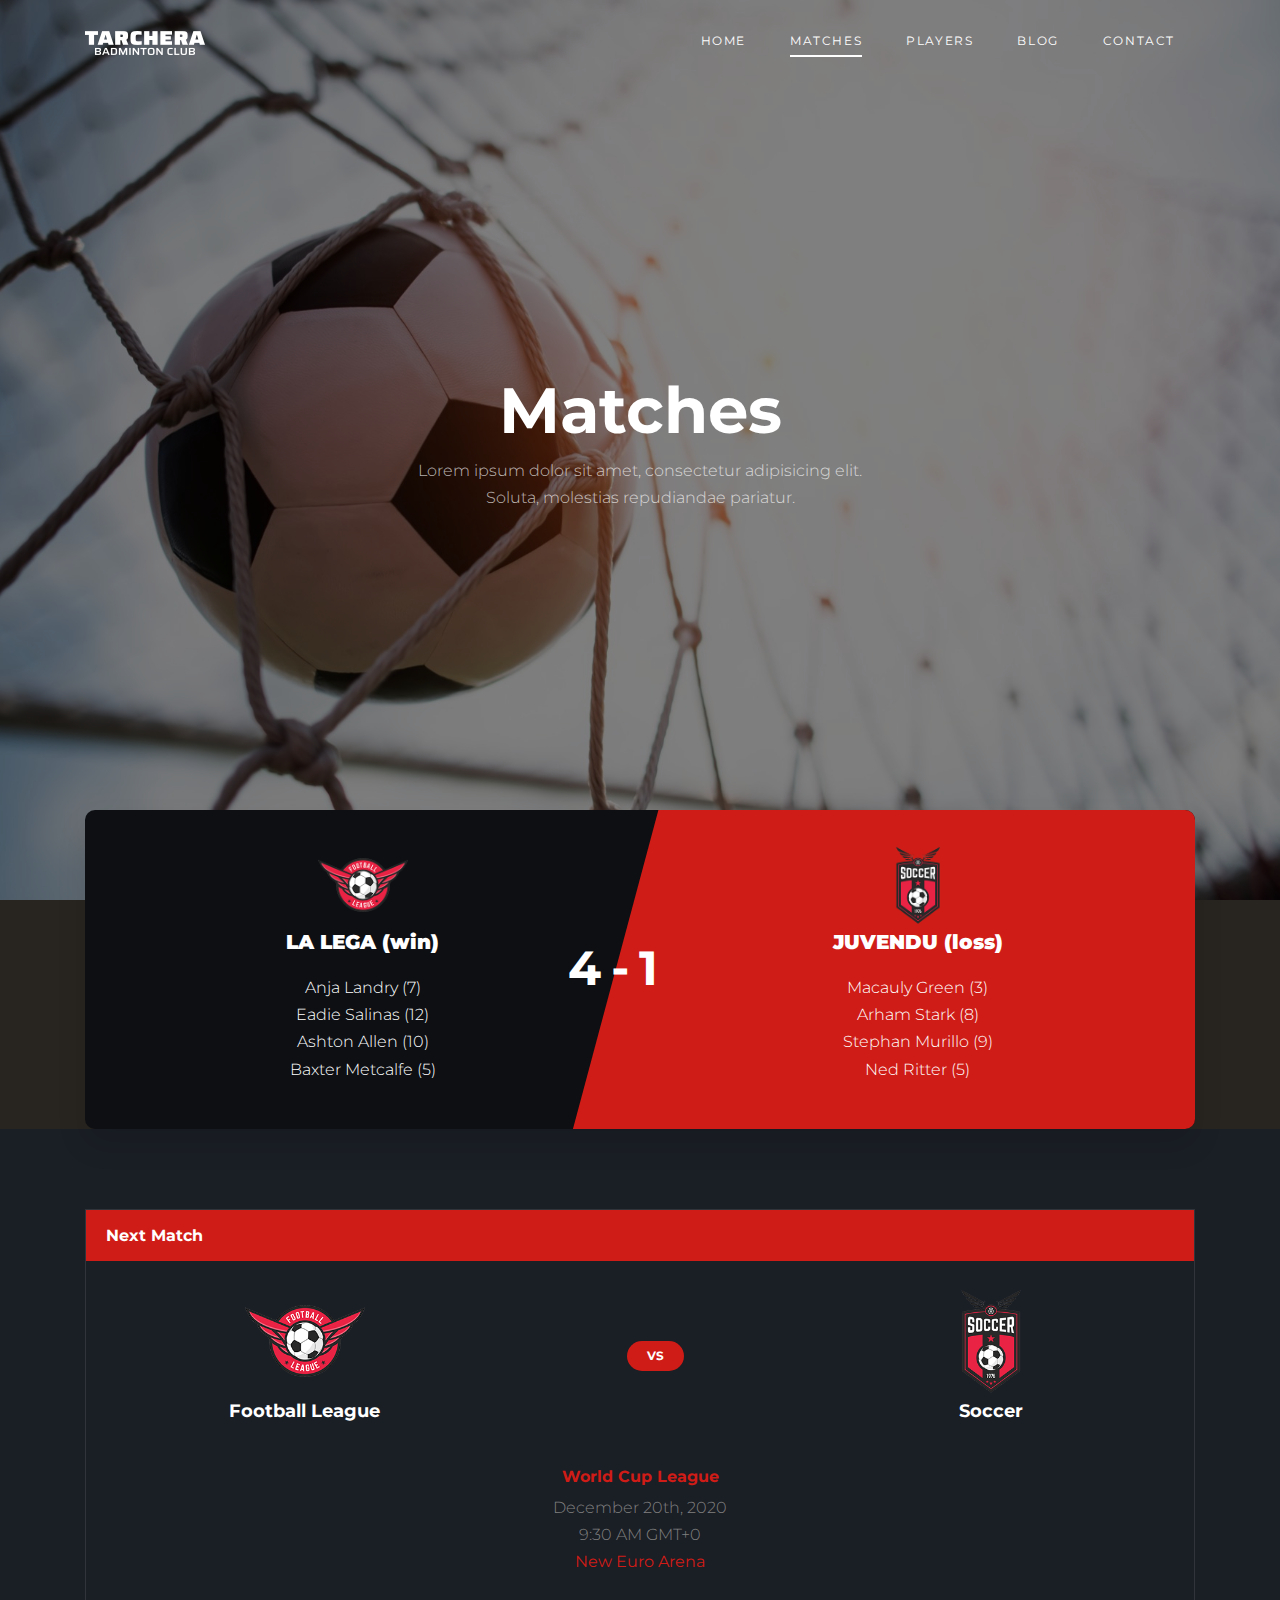
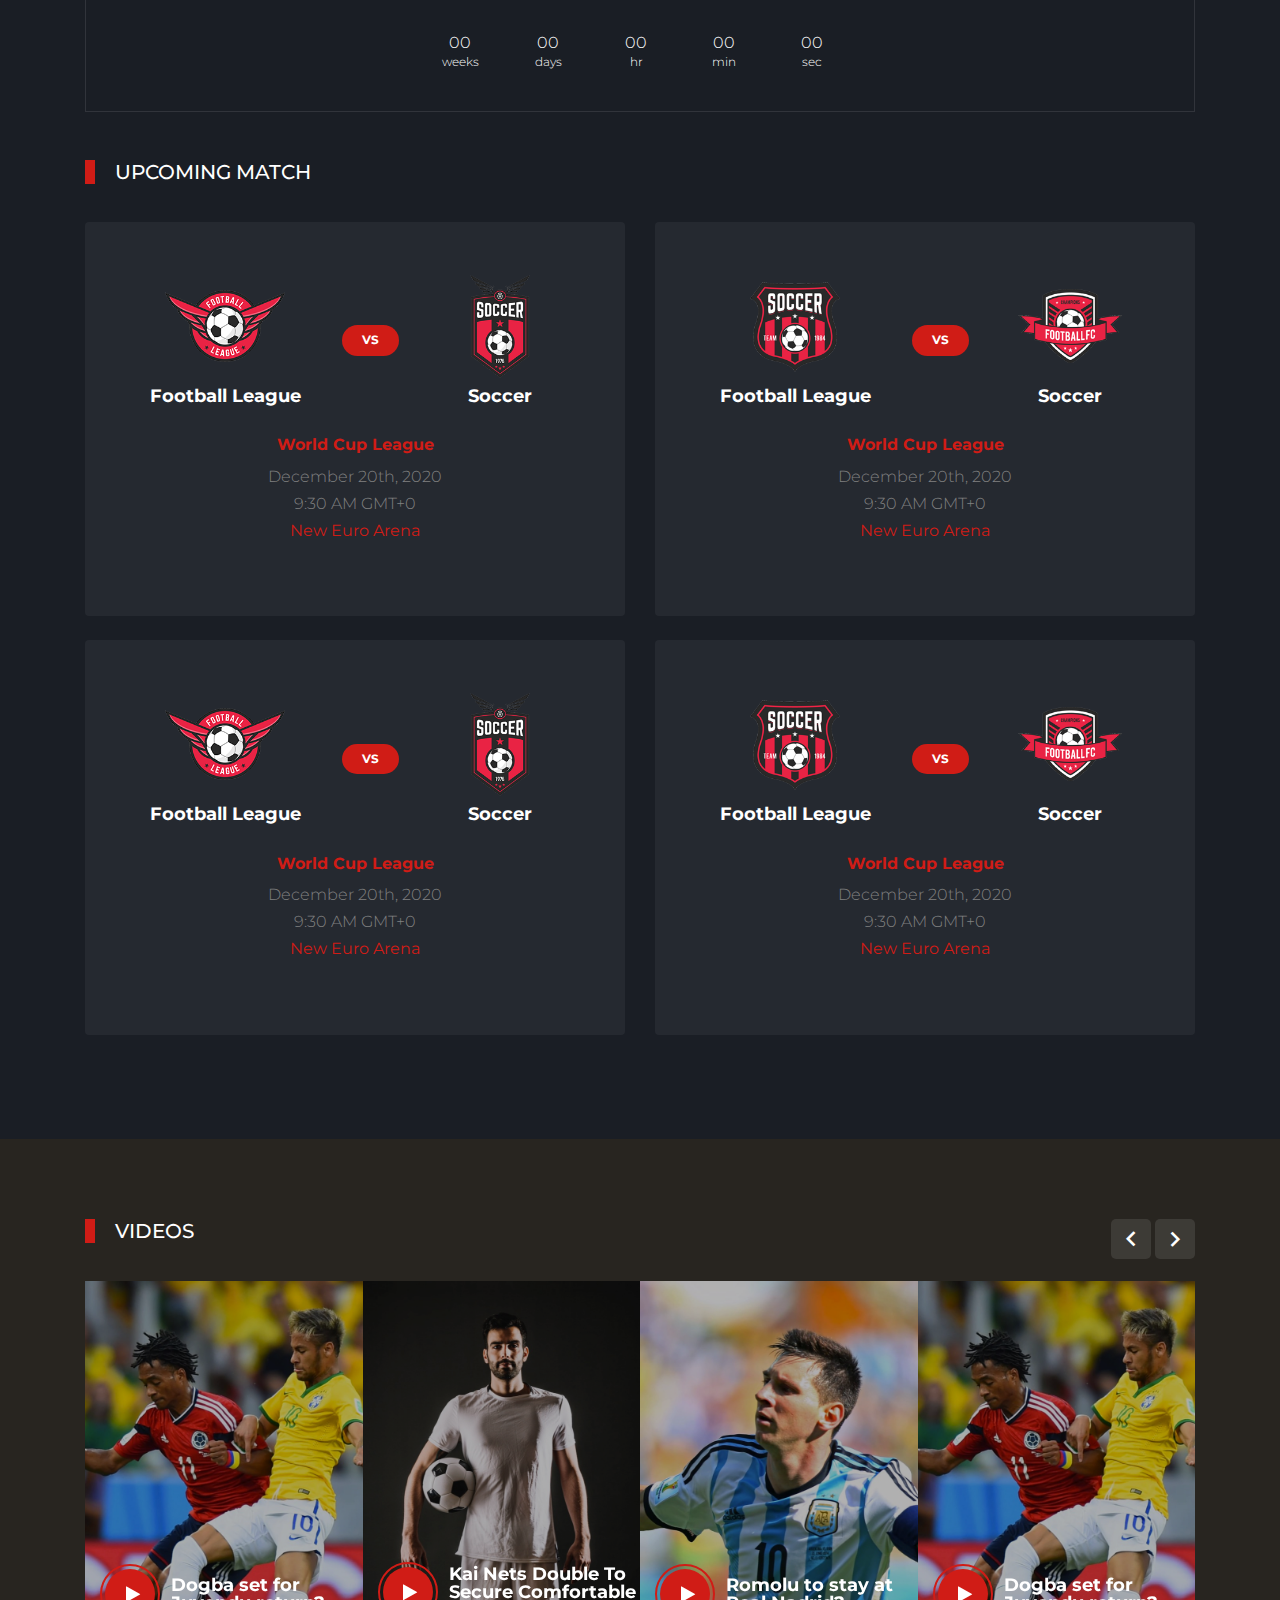
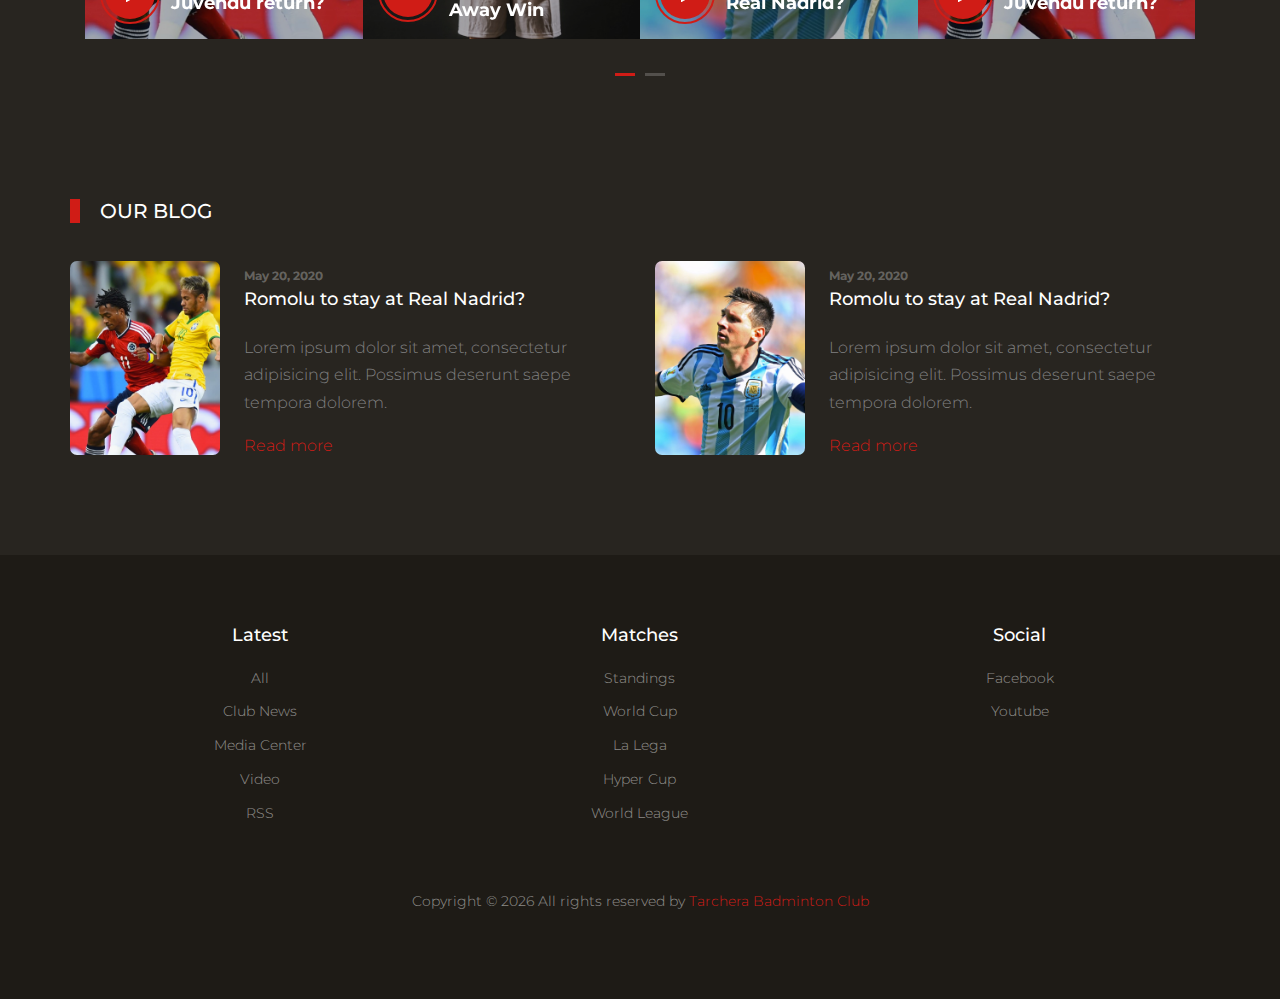
<file: matches.html>
<!DOCTYPE html>
<html lang="en">

<head>
  <title>Soccer &mdash; Website by Colorlib</title>
  <meta charset="utf-8">
  <meta name="viewport" content="width=device-width, initial-scale=1, shrink-to-fit=no">


  <link href="https://fonts.googleapis.com/css2?family=Montserrat:wght@400;700&display=swap" rel="stylesheet">

  <link rel="stylesheet" href="fonts/icomoon/style.css">

  <link rel="stylesheet" href="css/bootstrap/bootstrap.css">
  <link rel="stylesheet" href="css/jquery-ui.css">
  <link rel="stylesheet" href="css/owl.carousel.min.css">
  <link rel="stylesheet" href="css/owl.theme.default.min.css">
  <link rel="stylesheet" href="css/owl.theme.default.min.css">

  <link rel="stylesheet" href="css/jquery.fancybox.min.css">

  <link rel="stylesheet" href="css/bootstrap-datepicker.css">

  <link rel="stylesheet" href="fonts/flaticon/font/flaticon.css">

  <link rel="stylesheet" href="css/aos.css">

  <link rel="stylesheet" href="css/style.css">



</head>

<body>

  <div class="site-wrap">

    <div class="site-mobile-menu site-navbar-target">
      <div class="site-mobile-menu-header">
        <div class="site-mobile-menu-close">
          <span class="icon-close2 js-menu-toggle"></span>
        </div>
      </div>
      <div class="site-mobile-menu-body"></div>
    </div>


    <header class="site-navbar py-4" role="banner">

      <div class="container">
        <div class="d-flex align-items-center">
          <div class="site-logo">
            <a href="index.html">
              <img src="images/logo.png" alt="Logo">
            </a>
          </div>
          <div class="ml-auto">
            <nav class="site-navigation position-relative text-right" role="navigation">
              <ul class="site-menu main-menu js-clone-nav mr-auto d-none d-lg-block">
                <li><a href="index.html" class="nav-link">Home</a></li>
                <li class="active"><a href="matches.html" class="nav-link">Matches</a></li>
                <li><a href="players.html" class="nav-link">Players</a></li>
                <li><a href="blog.html" class="nav-link">Blog</a></li>
                <li><a href="contact.html" class="nav-link">Contact</a></li>
              </ul>
            </nav>

            <a href="#" class="d-inline-block d-lg-none site-menu-toggle js-menu-toggle text-black float-right text-white"><span
                class="icon-menu h3 text-white"></span></a>
          </div>
        </div>
      </div>

    </header>

    <div class="hero overlay" style="background-image: url('images/bg_3.jpg');">
      <div class="container">
        <div class="row align-items-center">
          <div class="col-lg-5 mx-auto text-center">
            <h1 class="text-white">Matches</h1>
            <p>Lorem ipsum dolor sit amet, consectetur adipisicing elit. Soluta, molestias repudiandae pariatur.</p>
          </div>
        </div>
      </div>
    </div>

    
    
    <div class="container">
      

      <div class="row">
        <div class="col-lg-12">
          
          <div class="d-flex team-vs">
            <span class="score">4-1</span>
            <div class="team-1 w-50">
              <div class="team-details w-100 text-center">
                <img src="images/logo_1.png" alt="Image" class="img-fluid">
                <h3>LA LEGA <span>(win)</span></h3>
                <ul class="list-unstyled">
                  <li>Anja Landry (7)</li>
                  <li>Eadie Salinas (12)</li>
                  <li>Ashton Allen (10)</li>
                  <li>Baxter Metcalfe (5)</li>
                </ul>
              </div>
            </div>
            <div class="team-2 w-50">
              <div class="team-details w-100 text-center">
                <img src="images/logo_2.png" alt="Image" class="img-fluid">
                <h3>JUVENDU <span>(loss)</span></h3>
                <ul class="list-unstyled">
                  <li>Macauly Green (3)</li>
                  <li>Arham Stark (8)</li>
                  <li>Stephan Murillo (9)</li>
                  <li>Ned Ritter (5)</li>
                </ul>
              </div>
            </div>
          </div>
        </div>
      </div>
    </div>
  

    
    <div class="site-section bg-dark">
      <div class="container">
        
        <div class="row mb-5">
          <div class="col-lg-12">
            <div class="widget-next-match">
              <div class="widget-title">
                <h3>Next Match</h3>
              </div>
              <div class="widget-body mb-3">
                <div class="widget-vs">
                  <div class="d-flex align-items-center justify-content-around justify-content-between w-100">
                    <div class="team-1 text-center">
                      <img src="images/logo_1.png" alt="Image">
                      <h3>Football League</h3>
                    </div>
                    <div>
                      <span class="vs"><span>VS</span></span>
                    </div>
                    <div class="team-2 text-center">
                      <img src="images/logo_2.png" alt="Image">
                      <h3>Soccer</h3>
                    </div>
                  </div>
                </div>
              </div>

              <div class="text-center widget-vs-contents mb-4">
                <h4>World Cup League</h4>
                <p class="mb-5">
                  <span class="d-block">December 20th, 2020</span>
                  <span class="d-block">9:30 AM GMT+0</span>
                  <strong class="text-primary">New Euro Arena</strong>
                </p>

                <div id="date-countdown2" class="pb-1"></div>
              </div>
            </div>
          </div>
        </div>

        <div class="row">
          <div class="col-12 title-section">
            <h2 class="heading">Upcoming Match</h2>
          </div>
          <div class="col-lg-6 mb-4">
            <div class="bg-light p-4 rounded">
              <div class="widget-body">
                  <div class="widget-vs">
                    <div class="d-flex align-items-center justify-content-around justify-content-between w-100">
                      <div class="team-1 text-center">
                        <img src="images/logo_1.png" alt="Image">
                        <h3>Football League</h3>
                      </div>
                      <div>
                        <span class="vs"><span>VS</span></span>
                      </div>
                      <div class="team-2 text-center">
                        <img src="images/logo_2.png" alt="Image">
                        <h3>Soccer</h3>
                      </div>
                    </div>
                  </div>
                </div>

                <div class="text-center widget-vs-contents mb-4">
                  <h4>World Cup League</h4>
                  <p class="mb-5">
                    <span class="d-block">December 20th, 2020</span>
                    <span class="d-block">9:30 AM GMT+0</span>
                    <strong class="text-primary">New Euro Arena</strong>
                  </p>

                </div>
              
            </div>
          </div>
          <div class="col-lg-6 mb-4">
            <div class="bg-light p-4 rounded">
              <div class="widget-body">
                  <div class="widget-vs">
                    <div class="d-flex align-items-center justify-content-around justify-content-between w-100">
                      <div class="team-1 text-center">
                        <img src="images/logo_3.png" alt="Image">
                        <h3>Football League</h3>
                      </div>
                      <div>
                        <span class="vs"><span>VS</span></span>
                      </div>
                      <div class="team-2 text-center">
                        <img src="images/logo_4.png" alt="Image">
                        <h3>Soccer</h3>
                      </div>
                    </div>
                  </div>
                </div>

                <div class="text-center widget-vs-contents mb-4">
                  <h4>World Cup League</h4>
                  <p class="mb-5">
                    <span class="d-block">December 20th, 2020</span>
                    <span class="d-block">9:30 AM GMT+0</span>
                    <strong class="text-primary">New Euro Arena</strong>
                  </p>

                </div>
              
            </div>
          </div>

          <div class="col-lg-6 mb-4">
            <div class="bg-light p-4 rounded">
              <div class="widget-body">
                  <div class="widget-vs">
                    <div class="d-flex align-items-center justify-content-around justify-content-between w-100">
                      <div class="team-1 text-center">
                        <img src="images/logo_1.png" alt="Image">
                        <h3>Football League</h3>
                      </div>
                      <div>
                        <span class="vs"><span>VS</span></span>
                      </div>
                      <div class="team-2 text-center">
                        <img src="images/logo_2.png" alt="Image">
                        <h3>Soccer</h3>
                      </div>
                    </div>
                  </div>
                </div>

                <div class="text-center widget-vs-contents mb-4">
                  <h4>World Cup League</h4>
                  <p class="mb-5">
                    <span class="d-block">December 20th, 2020</span>
                    <span class="d-block">9:30 AM GMT+0</span>
                    <strong class="text-primary">New Euro Arena</strong>
                  </p>

                </div>
              
            </div>
          </div>
          <div class="col-lg-6 mb-4">
            <div class="bg-light p-4 rounded">
              <div class="widget-body">
                  <div class="widget-vs">
                    <div class="d-flex align-items-center justify-content-around justify-content-between w-100">
                      <div class="team-1 text-center">
                        <img src="images/logo_3.png" alt="Image">
                        <h3>Football League</h3>
                      </div>
                      <div>
                        <span class="vs"><span>VS</span></span>
                      </div>
                      <div class="team-2 text-center">
                        <img src="images/logo_4.png" alt="Image">
                        <h3>Soccer</h3>
                      </div>
                    </div>
                  </div>
                </div>

                <div class="text-center widget-vs-contents mb-4">
                  <h4>World Cup League</h4>
                  <p class="mb-5">
                    <span class="d-block">December 20th, 2020</span>
                    <span class="d-block">9:30 AM GMT+0</span>
                    <strong class="text-primary">New Euro Arena</strong>
                  </p>

                </div>
              
            </div>
          </div>
          
        </div>
      </div>
    </div> <!-- .site-section -->

    <div class="site-section">
      <div class="container">
        <div class="row">
          <div class="col-6 title-section">
            <h2 class="heading">Videos</h2>
          </div>
          <div class="col-6 text-right">
            <div class="custom-nav">
            <a href="#" class="js-custom-prev-v2"><span class="icon-keyboard_arrow_left"></span></a>
            <span></span>
            <a href="#" class="js-custom-next-v2"><span class="icon-keyboard_arrow_right"></span></a>
            </div>
          </div>
        </div>


        <div class="owl-4-slider owl-carousel">
          <div class="item">
            <div class="video-media">
              <img src="images/img_1.jpg" alt="Image" class="img-fluid">
              <a href="https://vimeo.com/139714818" class="d-flex play-button align-items-center" data-fancybox>
                <span class="icon mr-3">
                  <span class="icon-play"></span>
                </span>
                <div class="caption">
                  <h3 class="m-0">Dogba set for Juvendu return?</h3>
                </div>
              </a>
            </div>
          </div>
          <div class="item">
            <div class="video-media">
              <img src="images/img_2.jpg" alt="Image" class="img-fluid">
              <a href="https://vimeo.com/139714818" class="d-flex play-button align-items-center" data-fancybox>
                <span class="icon mr-3">
                  <span class="icon-play"></span>
                </span>
                <div class="caption">
                  <h3 class="m-0">Kai Nets Double To Secure Comfortable Away Win</h3>
                </div>
              </a>
            </div>
          </div>
          <div class="item">
            <div class="video-media">
              <img src="images/img_3.jpg" alt="Image" class="img-fluid">
              <a href="https://vimeo.com/139714818" class="d-flex play-button align-items-center" data-fancybox>
                <span class="icon mr-3">
                  <span class="icon-play"></span>
                </span>
                <div class="caption">
                  <h3 class="m-0">Romolu to stay at Real Nadrid?</h3>
                </div>
              </a>
            </div>
          </div>

          <div class="item">
            <div class="video-media">
              <img src="images/img_1.jpg" alt="Image" class="img-fluid">
              <a href="https://vimeo.com/139714818" class="d-flex play-button align-items-center" data-fancybox>
                <span class="icon mr-3">
                  <span class="icon-play"></span>
                </span>
                <div class="caption">
                  <h3 class="m-0">Dogba set for Juvendu return?</h3>
                </div>
              </a>
            </div>
          </div>
          <div class="item">
            <div class="video-media">
              <img src="images/img_2.jpg" alt="Image" class="img-fluid">
              <a href="https://vimeo.com/139714818" class="d-flex play-button align-items-center" data-fancybox>
                <span class="icon mr-3">
                  <span class="icon-play"></span>
                </span>
                <div class="caption">
                  <h3 class="m-0">Kai Nets Double To Secure Comfortable Away Win</h3>
                </div>
              </a>
            </div>
          </div>
          <div class="item">
            <div class="video-media">
              <img src="images/img_3.jpg" alt="Image" class="img-fluid">
              <a href="https://vimeo.com/139714818" class="d-flex play-button align-items-center" data-fancybox>
                <span class="icon mr-3">
                  <span class="icon-play"></span>
                </span>
                <div class="caption">
                  <h3 class="m-0">Romolu to stay at Real Nadrid?</h3>
                </div>
              </a>
            </div>
          </div>

        </div>

      </div>
    </div>

    <div class="container site-section">
      <div class="row">
        <div class="col-6 title-section">
          <h2 class="heading">Our Blog</h2>
        </div>
      </div>
      <div class="row">
        <div class="col-lg-6">
          <div class="custom-media d-flex">
            <div class="img mr-4">
              <img src="images/img_1.jpg" alt="Image" class="img-fluid">
            </div>
            <div class="text">
              <span class="meta">May 20, 2020</span>
              <h3 class="mb-4"><a href="#">Romolu to stay at Real Nadrid?</a></h3>
              <p>Lorem ipsum dolor sit amet, consectetur adipisicing elit. Possimus deserunt saepe tempora dolorem.</p>
              <p><a href="#">Read more</a></p>
            </div>
          </div>
        </div>
        <div class="col-lg-6">
          <div class="custom-media d-flex">
            <div class="img mr-4">
              <img src="images/img_3.jpg" alt="Image" class="img-fluid">
            </div>
            <div class="text">
              <span class="meta">May 20, 2020</span>
              <h3 class="mb-4"><a href="#">Romolu to stay at Real Nadrid?</a></h3>
              <p>Lorem ipsum dolor sit amet, consectetur adipisicing elit. Possimus deserunt saepe tempora dolorem.</p>
              <p><a href="#">Read more</a></p>
            </div>
          </div>
        </div>
      </div>
    </div>



    <footer class="footer-section">
      <div class="container">
        <div class="row justify-content-center">
          <div class="col-lg-4">
            <div class="widget mb-3 text-center">
              <h3>Latest</h3>
              <ul class="list-unstyled links">
                <li><a href="#">All</a></li>
                <li><a href="#">Club News</a></li>
                <li><a href="#">Media Center</a></li>
                <li><a href="#">Video</a></li>
                <li><a href="#">RSS</a></li>
              </ul>
            </div>
          </div>
          <!-- <div class="col-lg-3">
            <div class="widget mb-3">
              <h3>Tickets</h3>
              <ul class="list-unstyled links">
                <li><a href="#">Online Ticket</a></li>
                <li><a href="#">Payment and Prices</a></li>
                <li><a href="#">Contact &amp; Booking</a></li>
                <li><a href="#">Tickets</a></li>
                <li><a href="#">Coupon</a></li>
              </ul>
            </div>
          </div> -->
          <div class="col-lg-4">
            <div class="widget mb-3 text-center">
              <h3>Matches</h3>
              <ul class="list-unstyled links">
                <li><a href="#">Standings</a></li>
                <li><a href="#">World Cup</a></li>
                <li><a href="#">La Lega</a></li>
                <li><a href="#">Hyper Cup</a></li>
                <li><a href="#">World League</a></li>
              </ul>
            </div>
          </div>
          <div class="col-lg-4">
            <div class="widget mb-3 text-center">
              <h3>Social</h3>
              <ul class="list-unstyled links">
                <li><a href="#">Facebook</a></li>
                <li><a href="#">Youtube</a></li>
              </ul>
            </div>
          </div>
        </div>

        <div class="row text-center">
          <div class="col-md-12">
            <div class=" pt-5">
              <p>
                <!-- Link back to Colorlib can't be removed. Template is licensed under CC BY 3.0. -->
                Copyright &copy;
                <script>
                  document.write(new Date().getFullYear());
                </script> All rights reserved by <a href="https://www.tarchera.club" target="_blank">Tarchera Badminton Club</a>
                <!-- Link back to Colorlib can't be removed. Template is licensed under CC BY 3.0. -->
              </p>
            </div>
          </div>

        </div>
      </div>
    </footer>



  </div>
  <!-- .site-wrap -->

  <script src="js/jquery-3.3.1.min.js"></script>
  <script src="js/jquery-migrate-3.0.1.min.js"></script>
  <script src="js/jquery-ui.js"></script>
  <script src="js/popper.min.js"></script>
  <script src="js/bootstrap.min.js"></script>
  <script src="js/owl.carousel.min.js"></script>
  <script src="js/jquery.stellar.min.js"></script>
  <script src="js/jquery.countdown.min.js"></script>
  <script src="js/bootstrap-datepicker.min.js"></script>
  <script src="js/jquery.easing.1.3.js"></script>
  <script src="js/aos.js"></script>
  <script src="js/jquery.fancybox.min.js"></script>
  <script src="js/jquery.sticky.js"></script>
  <script src="js/jquery.mb.YTPlayer.min.js"></script>


  <script src="js/main.js"></script>

</body>

</html>
</file>
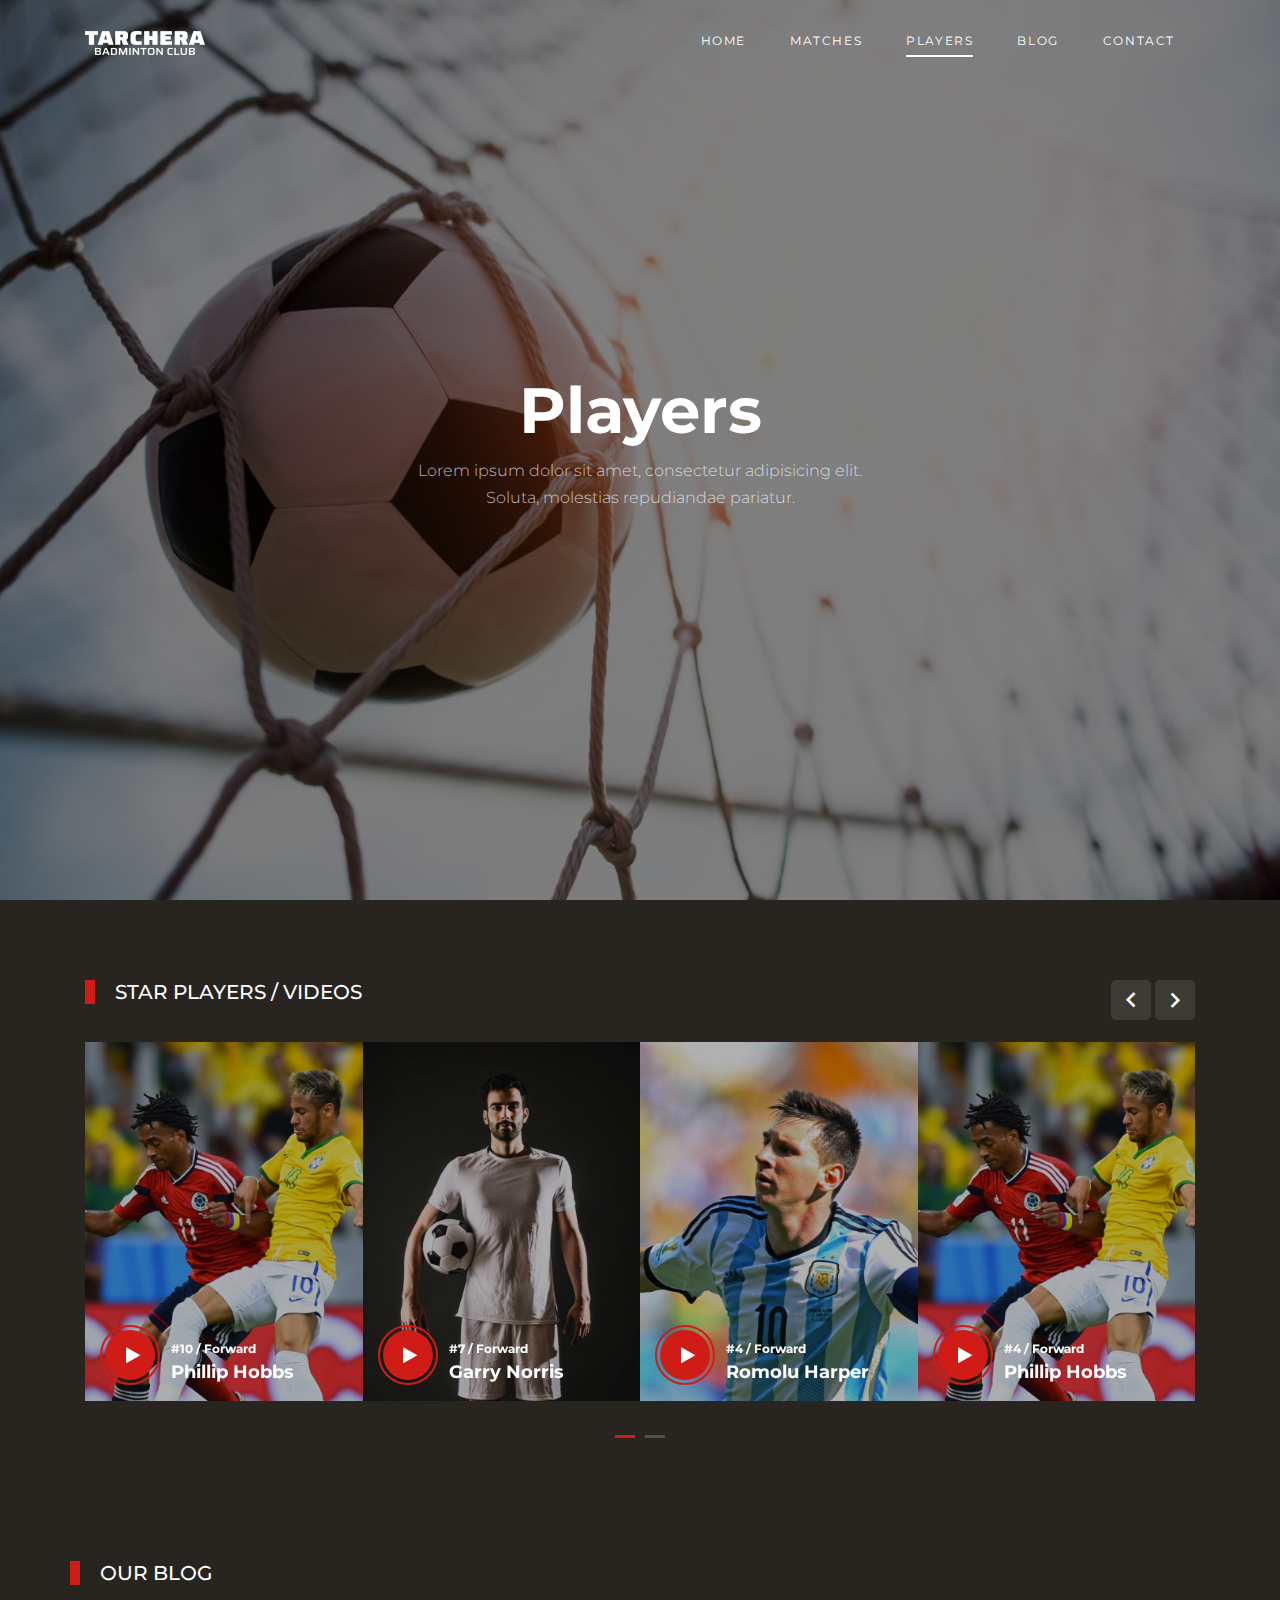
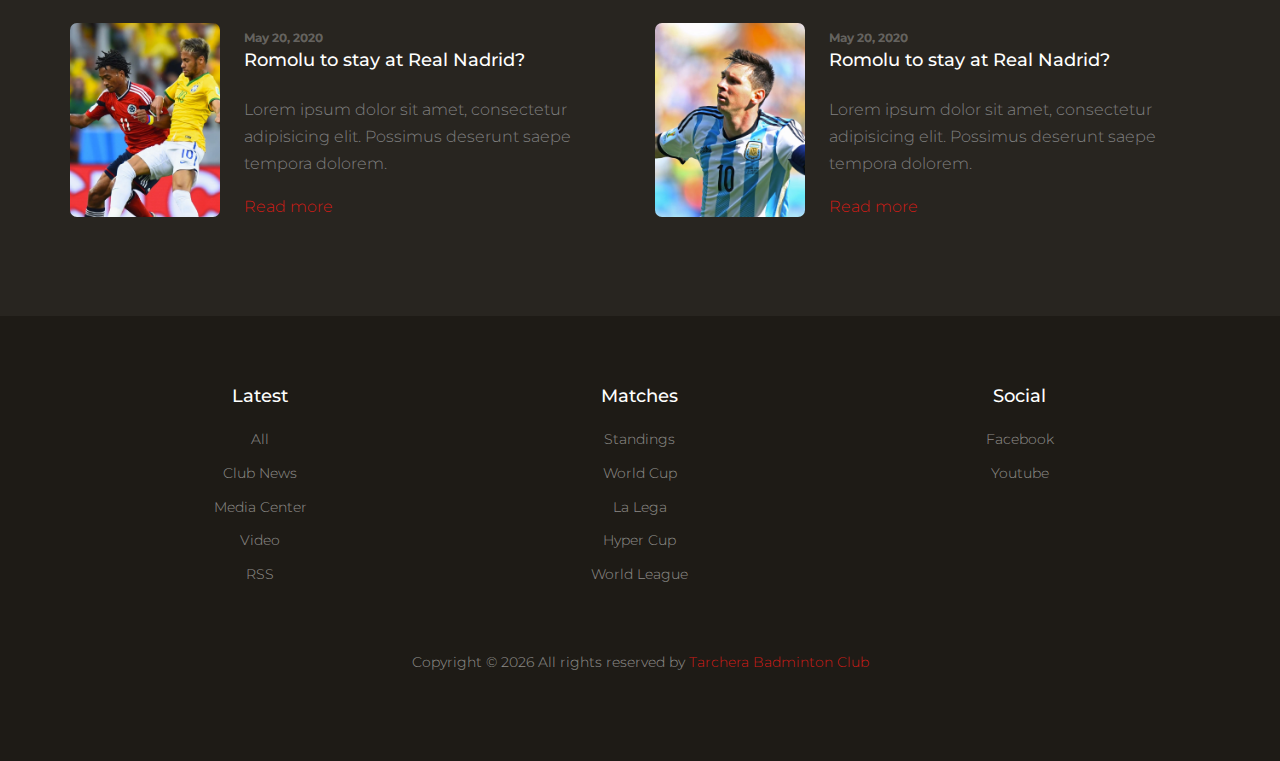
<file: players.html>
<!DOCTYPE html>
<html lang="en">

<head>
  <title>Soccer &mdash; Website by Colorlib</title>
  <meta charset="utf-8">
  <meta name="viewport" content="width=device-width, initial-scale=1, shrink-to-fit=no">


  <link href="https://fonts.googleapis.com/css2?family=Montserrat:wght@400;700&display=swap" rel="stylesheet">

  <link rel="stylesheet" href="fonts/icomoon/style.css">

  <link rel="stylesheet" href="css/bootstrap/bootstrap.css">
  <link rel="stylesheet" href="css/jquery-ui.css">
  <link rel="stylesheet" href="css/owl.carousel.min.css">
  <link rel="stylesheet" href="css/owl.theme.default.min.css">
  <link rel="stylesheet" href="css/owl.theme.default.min.css">

  <link rel="stylesheet" href="css/jquery.fancybox.min.css">

  <link rel="stylesheet" href="css/bootstrap-datepicker.css">

  <link rel="stylesheet" href="fonts/flaticon/font/flaticon.css">

  <link rel="stylesheet" href="css/aos.css">

  <link rel="stylesheet" href="css/style.css">



</head>

<body>

  <div class="site-wrap">

    <div class="site-mobile-menu site-navbar-target">
      <div class="site-mobile-menu-header">
        <div class="site-mobile-menu-close">
          <span class="icon-close2 js-menu-toggle"></span>
        </div>
      </div>
      <div class="site-mobile-menu-body"></div>
    </div>


    <header class="site-navbar py-4" role="banner">

      <div class="container">
        <div class="d-flex align-items-center">
          <div class="site-logo">
            <a href="index.html">
              <img src="images/logo.png" alt="Logo">
            </a>
          </div>
          <div class="ml-auto">
            <nav class="site-navigation position-relative text-right" role="navigation">
              <ul class="site-menu main-menu js-clone-nav mr-auto d-none d-lg-block">
                <li><a href="index.html" class="nav-link">Home</a></li>
                <li><a href="matches.html" class="nav-link">Matches</a></li>
                <li class="active"><a href="players.html" class="nav-link">Players</a></li>
                <li><a href="blog.html" class="nav-link">Blog</a></li>
                <li><a href="contact.html" class="nav-link">Contact</a></li>
              </ul>
            </nav>

            <a href="#" class="d-inline-block d-lg-none site-menu-toggle js-menu-toggle text-black float-right text-white"><span
                class="icon-menu h3 text-white"></span></a>
          </div>
        </div>
      </div>

    </header>

    <div class="hero overlay" style="background-image: url('images/bg_3.jpg');">
      <div class="container">
        <div class="row align-items-center">
          <div class="col-lg-5 mx-auto text-center">
            <h1 class="text-white">Players</h1>
            <p>Lorem ipsum dolor sit amet, consectetur adipisicing elit. Soluta, molestias repudiandae pariatur.</p>
          </div>
        </div>
      </div>
    </div>

    
    
    <div class="site-section">
      <div class="container">
        <div class="row">
          <div class="col-6 title-section">
            <h2 class="heading">Star Players / Videos</h2>
          </div>
          <div class="col-6 text-right">
            <div class="custom-nav">
            <a href="#" class="js-custom-prev-v2"><span class="icon-keyboard_arrow_left"></span></a>
            <span></span>
            <a href="#" class="js-custom-next-v2"><span class="icon-keyboard_arrow_right"></span></a>
            </div>
          </div>
        </div>


        <div class="owl-4-slider owl-carousel">
          <div class="item">
            <div class="video-media">
              <img src="images/img_1.jpg" alt="Image" class="img-fluid">
              <a href="https://vimeo.com/139714818" class="d-flex play-button align-items-center" data-fancybox>
                <span class="icon mr-3">
                  <span class="icon-play"></span>
                </span>
                <div class="caption">
                  <span class="meta">#10 / Forward</span>
                  <h3 class="m-0">Phillip Hobbs</h3>
                </div>
              </a>
            </div>
          </div>
          <div class="item">
            <div class="video-media">
              <img src="images/img_2.jpg" alt="Image" class="img-fluid">
              <a href="https://vimeo.com/139714818" class="d-flex play-button align-items-center" data-fancybox>
                <span class="icon mr-3">
                  <span class="icon-play"></span>
                </span>
                <div class="caption">
                  <span class="meta">#7 / Forward</span>
                  <h3 class="m-0">Garry Norris</h3>
                </div>
              </a>
            </div>
          </div>
          <div class="item">
            <div class="video-media">
              <img src="images/img_3.jpg" alt="Image" class="img-fluid">
              <a href="https://vimeo.com/139714818" class="d-flex play-button align-items-center" data-fancybox>
                <span class="icon mr-3">
                  <span class="icon-play"></span>
                </span>
                <div class="caption">
                  <span class="meta">#4 / Forward</span>
                  <h3 class="m-0">Romolu Harper</h3>
                </div>
              </a>
            </div>
          </div>

          <div class="item">
            <div class="video-media">
              <img src="images/img_1.jpg" alt="Image" class="img-fluid">
              <a href="https://vimeo.com/139714818" class="d-flex play-button align-items-center" data-fancybox>
                <span class="icon mr-3">
                  <span class="icon-play"></span>
                </span>
                <div class="caption">
                  <span class="meta">#4 / Forward</span>
                  <h3 class="m-0">Phillip Hobbs</h3>
                </div>
              </a>
            </div>
          </div>
          <div class="item">
            <div class="video-media">
              <img src="images/img_2.jpg" alt="Image" class="img-fluid">
              <a href="https://vimeo.com/139714818" class="d-flex play-button align-items-center" data-fancybox>
                <span class="icon mr-3">
                  <span class="icon-play"></span>
                </span>
                <div class="caption">
                  <span class="meta">#1 / GoalKeeper</span>
                  <h3 class="m-0">Garry Norris</h3>
                </div>
              </a>
            </div>
          </div>
          <div class="item">
            <div class="video-media">
              <img src="images/img_3.jpg" alt="Image" class="img-fluid">
              <a href="https://vimeo.com/139714818" class="d-flex play-button align-items-center" data-fancybox>
                <span class="icon mr-3">
                  <span class="icon-play"></span>
                </span>
                <div class="caption">
                  <span class="meta">#8 / Forward</span>
                  <h3 class="m-0">Romolu Harper</h3>
                </div>
              </a>
            </div>
          </div>
        </div>

      </div>
    </div>


    
    <div class="container site-section">
      <div class="row">
        <div class="col-6 title-section">
          <h2 class="heading">Our Blog</h2>
        </div>
      </div>
      <div class="row">
        <div class="col-lg-6">
          <div class="custom-media d-flex">
            <div class="img mr-4">
              <img src="images/img_1.jpg" alt="Image" class="img-fluid">
            </div>
            <div class="text">
              <span class="meta">May 20, 2020</span>
              <h3 class="mb-4"><a href="#">Romolu to stay at Real Nadrid?</a></h3>
              <p>Lorem ipsum dolor sit amet, consectetur adipisicing elit. Possimus deserunt saepe tempora dolorem.</p>
              <p><a href="#">Read more</a></p>
            </div>
          </div>
        </div>
        <div class="col-lg-6">
          <div class="custom-media d-flex">
            <div class="img mr-4">
              <img src="images/img_3.jpg" alt="Image" class="img-fluid">
            </div>
            <div class="text">
              <span class="meta">May 20, 2020</span>
              <h3 class="mb-4"><a href="#">Romolu to stay at Real Nadrid?</a></h3>
              <p>Lorem ipsum dolor sit amet, consectetur adipisicing elit. Possimus deserunt saepe tempora dolorem.</p>
              <p><a href="#">Read more</a></p>
            </div>
          </div>
        </div>
      </div>
    </div>



    <footer class="footer-section">
      <div class="container">
        <div class="row justify-content-center">
          <div class="col-lg-4">
            <div class="widget mb-3 text-center">
              <h3>Latest</h3>
              <ul class="list-unstyled links">
                <li><a href="#">All</a></li>
                <li><a href="#">Club News</a></li>
                <li><a href="#">Media Center</a></li>
                <li><a href="#">Video</a></li>
                <li><a href="#">RSS</a></li>
              </ul>
            </div>
          </div>
          <!-- <div class="col-lg-3">
            <div class="widget mb-3">
              <h3>Tickets</h3>
              <ul class="list-unstyled links">
                <li><a href="#">Online Ticket</a></li>
                <li><a href="#">Payment and Prices</a></li>
                <li><a href="#">Contact &amp; Booking</a></li>
                <li><a href="#">Tickets</a></li>
                <li><a href="#">Coupon</a></li>
              </ul>
            </div>
          </div> -->
          <div class="col-lg-4">
            <div class="widget mb-3 text-center">
              <h3>Matches</h3>
              <ul class="list-unstyled links">
                <li><a href="#">Standings</a></li>
                <li><a href="#">World Cup</a></li>
                <li><a href="#">La Lega</a></li>
                <li><a href="#">Hyper Cup</a></li>
                <li><a href="#">World League</a></li>
              </ul>
            </div>
          </div>
          <div class="col-lg-4">
            <div class="widget mb-3 text-center">
              <h3>Social</h3>
              <ul class="list-unstyled links">
                <li><a href="#">Facebook</a></li>
                <li><a href="#">Youtube</a></li>
              </ul>
            </div>
          </div>
        </div>

        <div class="row text-center">
          <div class="col-md-12">
            <div class=" pt-5">
              <p>
                <!-- Link back to Colorlib can't be removed. Template is licensed under CC BY 3.0. -->
                Copyright &copy;
                <script>
                  document.write(new Date().getFullYear());
                </script> All rights reserved by <a href="https://www.tarchera.club" target="_blank">Tarchera Badminton Club</a>
                <!-- Link back to Colorlib can't be removed. Template is licensed under CC BY 3.0. -->
              </p>
            </div>
          </div>

        </div>
      </div>
    </footer>



  </div>
  <!-- .site-wrap -->

  <script src="js/jquery-3.3.1.min.js"></script>
  <script src="js/jquery-migrate-3.0.1.min.js"></script>
  <script src="js/jquery-ui.js"></script>
  <script src="js/popper.min.js"></script>
  <script src="js/bootstrap.min.js"></script>
  <script src="js/owl.carousel.min.js"></script>
  <script src="js/jquery.stellar.min.js"></script>
  <script src="js/jquery.countdown.min.js"></script>
  <script src="js/bootstrap-datepicker.min.js"></script>
  <script src="js/jquery.easing.1.3.js"></script>
  <script src="js/aos.js"></script>
  <script src="js/jquery.fancybox.min.js"></script>
  <script src="js/jquery.sticky.js"></script>
  <script src="js/jquery.mb.YTPlayer.min.js"></script>


  <script src="js/main.js"></script>

</body>

</html>
</file>
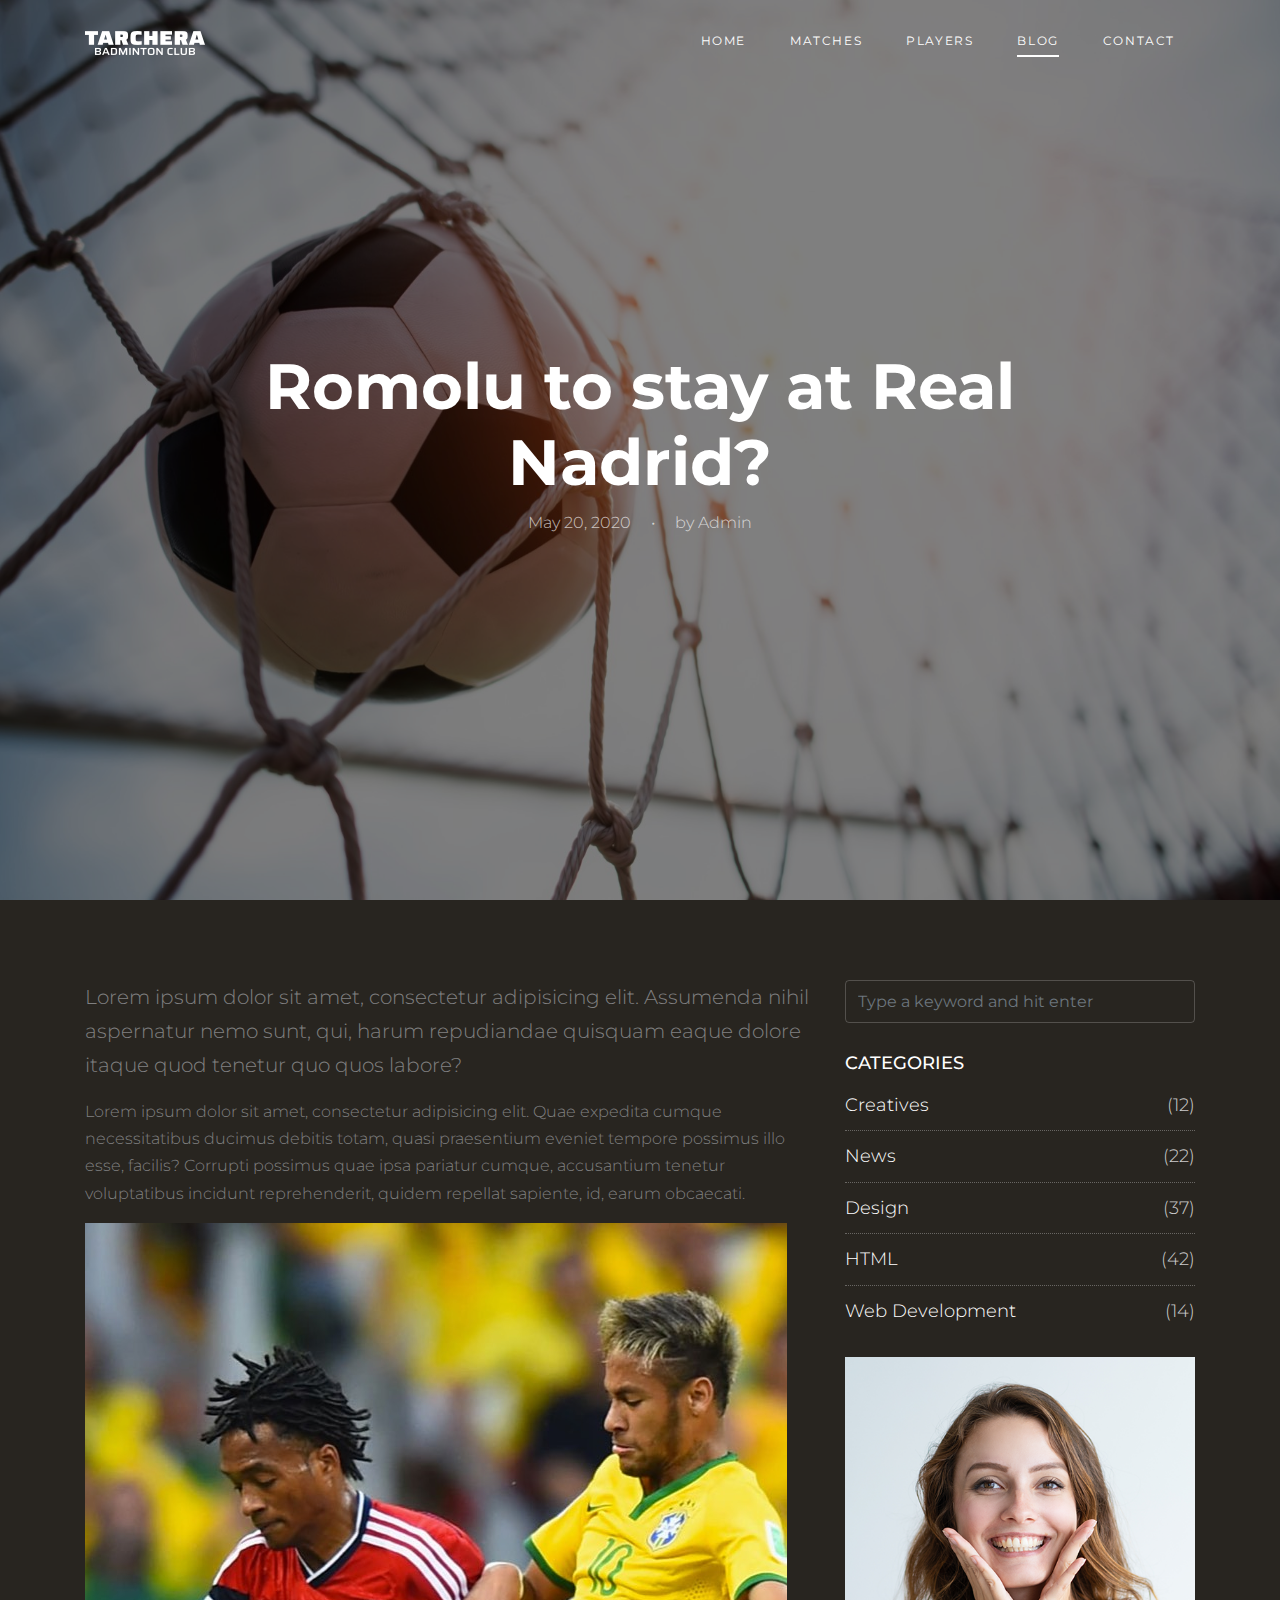
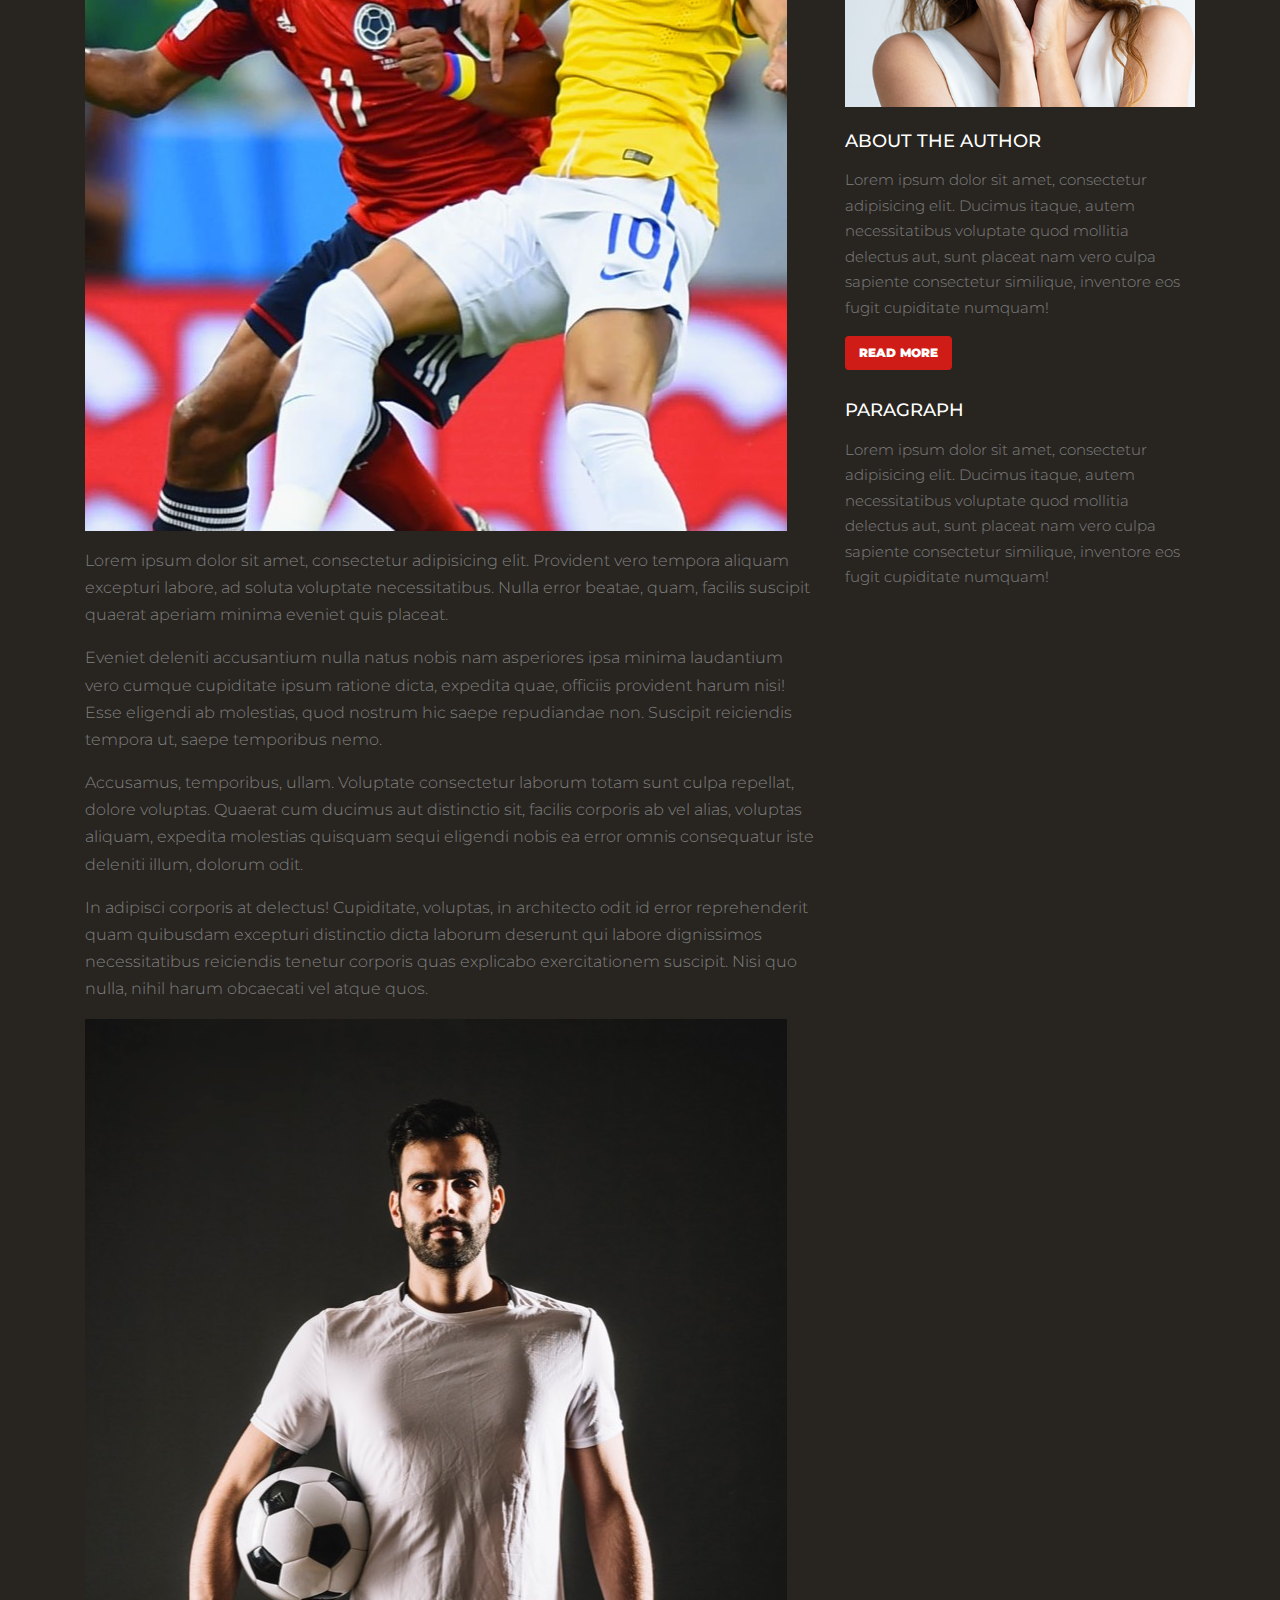
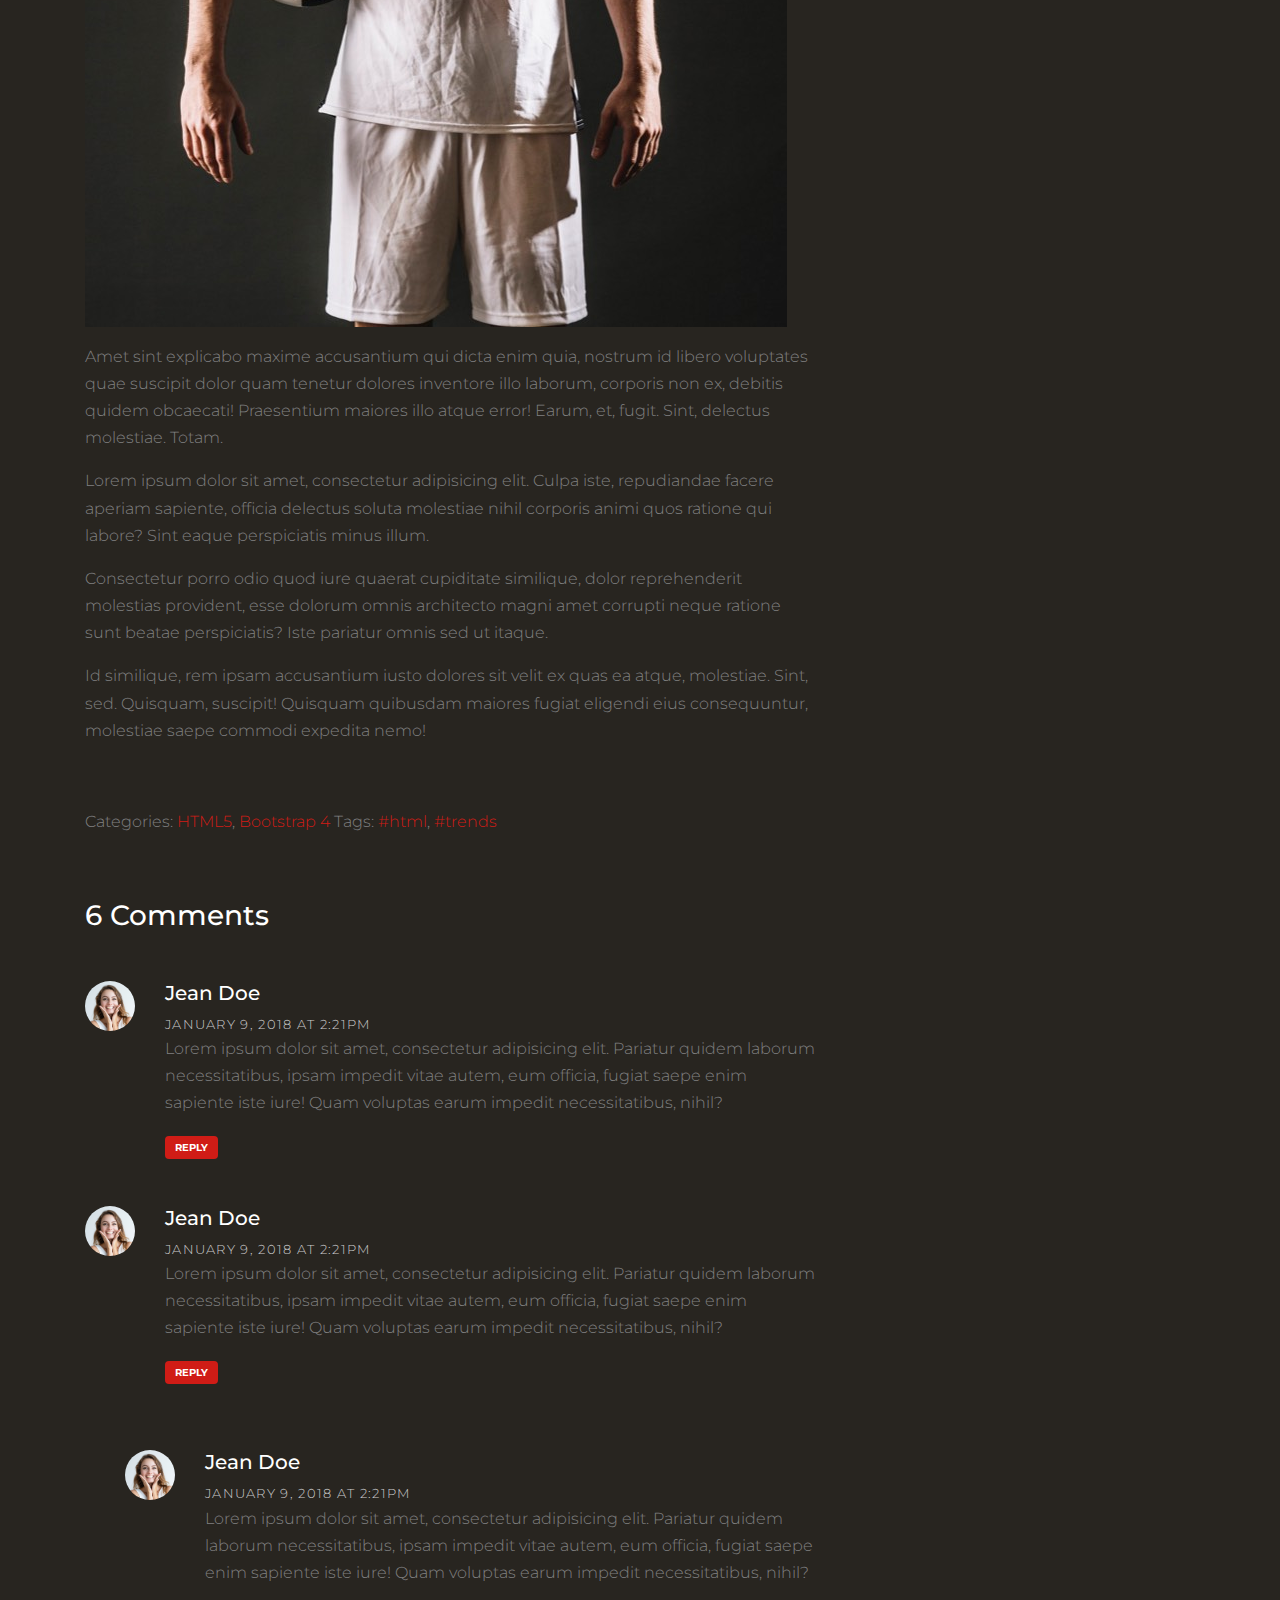
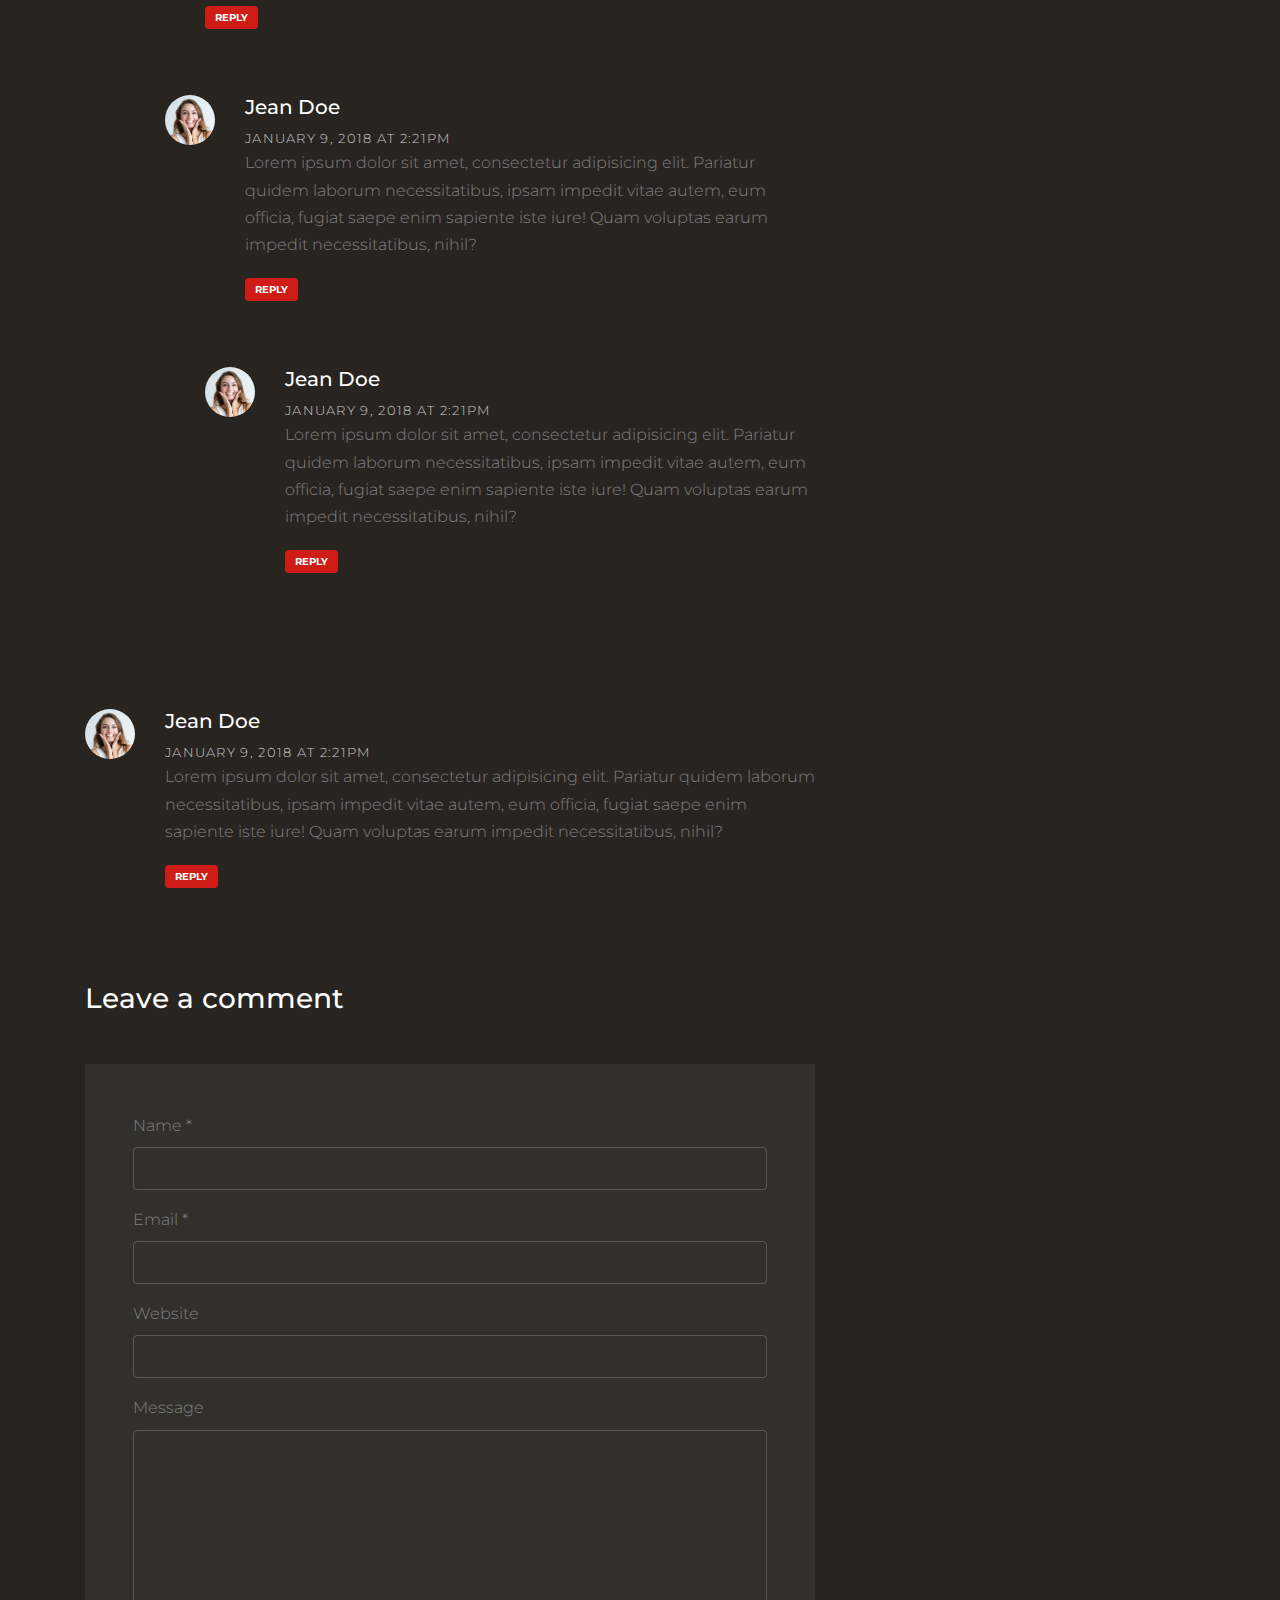
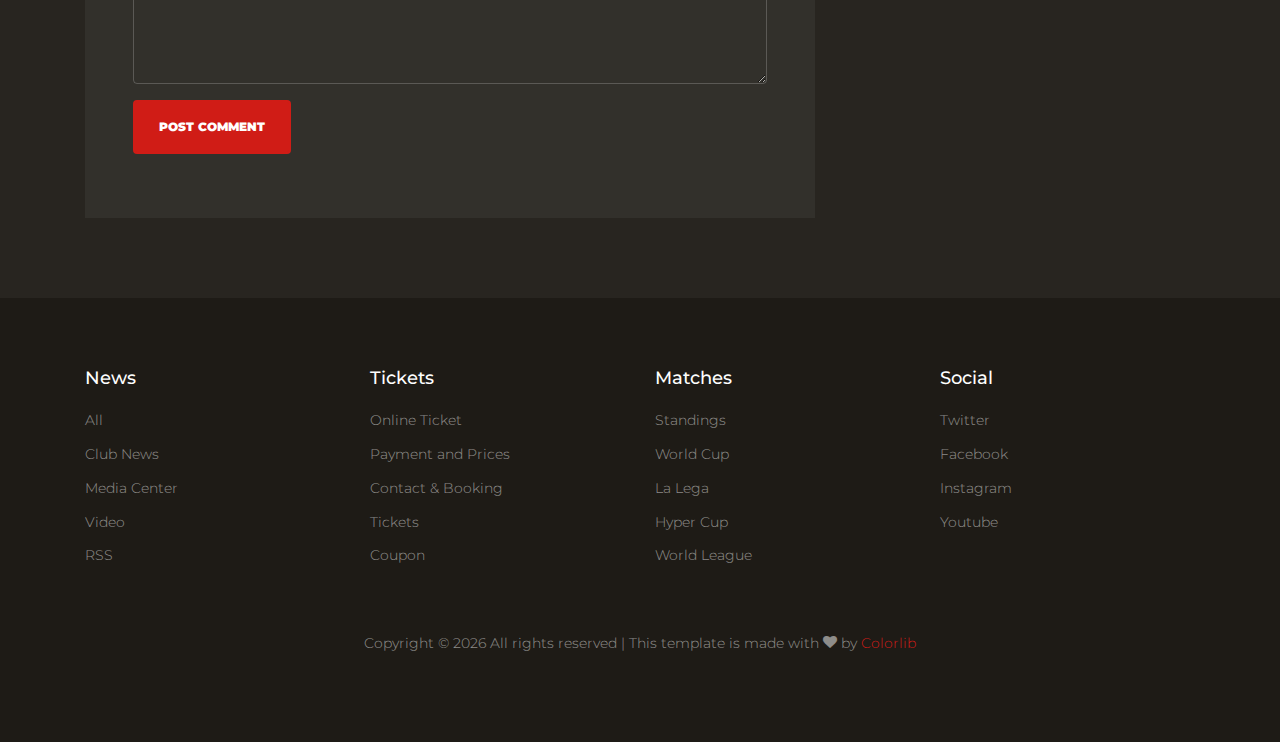
<file: single.html>
<!DOCTYPE html>
<html lang="en">

<head>
  <title>Soccer &mdash; Website by Colorlib</title>
  <meta charset="utf-8">
  <meta name="viewport" content="width=device-width, initial-scale=1, shrink-to-fit=no">


  <link href="https://fonts.googleapis.com/css2?family=Montserrat:wght@400;700&display=swap" rel="stylesheet">

  <link rel="stylesheet" href="fonts/icomoon/style.css">

  <link rel="stylesheet" href="css/bootstrap/bootstrap.css">
  <link rel="stylesheet" href="css/jquery-ui.css">
  <link rel="stylesheet" href="css/owl.carousel.min.css">
  <link rel="stylesheet" href="css/owl.theme.default.min.css">
  <link rel="stylesheet" href="css/owl.theme.default.min.css">

  <link rel="stylesheet" href="css/jquery.fancybox.min.css">

  <link rel="stylesheet" href="css/bootstrap-datepicker.css">

  <link rel="stylesheet" href="fonts/flaticon/font/flaticon.css">

  <link rel="stylesheet" href="css/aos.css">

  <link rel="stylesheet" href="css/style.css">



</head>

<body>

  <div class="site-wrap">

    <div class="site-mobile-menu site-navbar-target">
      <div class="site-mobile-menu-header">
        <div class="site-mobile-menu-close">
          <span class="icon-close2 js-menu-toggle"></span>
        </div>
      </div>
      <div class="site-mobile-menu-body"></div>
    </div>


    <header class="site-navbar py-4" role="banner">

      <div class="container">
        <div class="d-flex align-items-center">
          <div class="site-logo">
            <a href="index.html">
              <img src="images/logo.png" alt="Logo">
            </a>
          </div>
          <div class="ml-auto">
            <nav class="site-navigation position-relative text-right" role="navigation">
              <ul class="site-menu main-menu js-clone-nav mr-auto d-none d-lg-block">
                <li><a href="index.html" class="nav-link">Home</a></li>
                <li><a href="matches.html" class="nav-link">Matches</a></li>
                <li><a href="players.html" class="nav-link">Players</a></li>
                <li class="active"><a href="blog.html" class="nav-link">Blog</a></li>
                <li><a href="contact.html" class="nav-link">Contact</a></li>
              </ul>
            </nav>

            <a href="#" class="d-inline-block d-lg-none site-menu-toggle js-menu-toggle text-black float-right text-white"><span
                class="icon-menu h3 text-white"></span></a>
          </div>
        </div>
      </div>

    </header>

    <div class="hero overlay" style="background-image: url('images/bg_3.jpg');">
      <div class="container">
        <div class="row align-items-center">
          <div class="col-lg-9 mx-auto text-center">
            <h1 class="text-white">Romolu to stay at Real Nadrid?</h1>
            <p><span>May 20, 2020</span> <span class="mx-3">&bullet;</span> <span>by Admin</span></p>
          </div>
        </div>
      </div>
    </div>

    
    <div class="site-section first-section">
      <div class="container">
        <div class="row">
          <div class="col-md-8 blog-content">
            <p class="lead">Lorem ipsum dolor sit amet, consectetur adipisicing elit. Assumenda nihil aspernatur nemo sunt, qui, harum repudiandae quisquam eaque dolore itaque quod tenetur quo quos labore?</p>
            <p>Lorem ipsum dolor sit amet, consectetur adipisicing elit. Quae expedita cumque necessitatibus ducimus debitis totam, quasi praesentium eveniet tempore possimus illo esse, facilis? Corrupti possimus quae ipsa pariatur cumque, accusantium tenetur voluptatibus incidunt reprehenderit, quidem repellat sapiente, id, earum obcaecati.</p>
            <p><img src="images/img_1.jpg" alt="Image" class="img-fluid"></p>

            <blockquote><p>Lorem ipsum dolor sit amet, consectetur adipisicing elit. Provident vero tempora aliquam excepturi labore, ad soluta voluptate necessitatibus. Nulla error beatae, quam, facilis suscipit quaerat aperiam minima eveniet quis placeat.</p></blockquote>

            <p>Eveniet deleniti accusantium nulla natus nobis nam asperiores ipsa minima laudantium vero cumque cupiditate ipsum ratione dicta, expedita quae, officiis provident harum nisi! Esse eligendi ab molestias, quod nostrum hic saepe repudiandae non. Suscipit reiciendis tempora ut, saepe temporibus nemo.</p>
            <p>Accusamus, temporibus, ullam. Voluptate consectetur laborum totam sunt culpa repellat, dolore voluptas. Quaerat cum ducimus aut distinctio sit, facilis corporis ab vel alias, voluptas aliquam, expedita molestias quisquam sequi eligendi nobis ea error omnis consequatur iste deleniti illum, dolorum odit.</p>
            <p>In adipisci corporis at delectus! Cupiditate, voluptas, in architecto odit id error reprehenderit quam quibusdam excepturi distinctio dicta laborum deserunt qui labore dignissimos necessitatibus reiciendis tenetur corporis quas explicabo exercitationem suscipit. Nisi quo nulla, nihil harum obcaecati vel atque quos.</p>
            <p><img src="images/img_2.jpg" alt="Image" class="img-fluid"></p>
            <p>Amet sint explicabo maxime accusantium qui dicta enim quia, nostrum id libero voluptates quae suscipit dolor quam tenetur dolores inventore illo laborum, corporis non ex, debitis quidem obcaecati! Praesentium maiores illo atque error! Earum, et, fugit. Sint, delectus molestiae. Totam.</p>

            <p>Lorem ipsum dolor sit amet, consectetur adipisicing elit. Culpa iste, repudiandae facere aperiam sapiente, officia delectus soluta molestiae nihil corporis animi quos ratione qui labore? Sint eaque perspiciatis minus illum.</p>
            <p>Consectetur porro odio quod iure quaerat cupiditate similique, dolor reprehenderit molestias provident, esse dolorum omnis architecto magni amet corrupti neque ratione sunt beatae perspiciatis? Iste pariatur omnis sed ut itaque.</p>
            <p>Id similique, rem ipsam accusantium iusto dolores sit velit ex quas ea atque, molestiae. Sint, sed. Quisquam, suscipit! Quisquam quibusdam maiores fugiat eligendi eius consequuntur, molestiae saepe commodi expedita nemo!</p>
            <div class="pt-5">
              <p>Categories:  <a href="#">HTML5</a>, <a href="#">Bootstrap 4</a>  Tags: <a href="#">#html</a>, <a href="#">#trends</a></p>
            </div>


            <div class="pt-5">
              <h3 class="mb-5 text-white">6 Comments</h3>
              <ul class="comment-list">
                <li class="comment">
                  <div class="vcard bio">
                    <img src="images/person_1.jpg" alt="Image placeholder">
                  </div>
                  <div class="comment-body">
                    <h3>Jean Doe</h3>
                    <div class="meta">January 9, 2018 at 2:21pm</div>
                    <p>Lorem ipsum dolor sit amet, consectetur adipisicing elit. Pariatur quidem laborum necessitatibus, ipsam impedit vitae autem, eum officia, fugiat saepe enim sapiente iste iure! Quam voluptas earum impedit necessitatibus, nihil?</p>
                    <p><a href="#" class="reply">Reply</a></p>
                  </div>
                </li>

                <li class="comment">
                  <div class="vcard bio">
                    <img src="images/person_1.jpg" alt="Image placeholder">
                  </div>
                  <div class="comment-body">
                    <h3>Jean Doe</h3>
                    <div class="meta">January 9, 2018 at 2:21pm</div>
                    <p>Lorem ipsum dolor sit amet, consectetur adipisicing elit. Pariatur quidem laborum necessitatibus, ipsam impedit vitae autem, eum officia, fugiat saepe enim sapiente iste iure! Quam voluptas earum impedit necessitatibus, nihil?</p>
                    <p><a href="#" class="reply">Reply</a></p>
                  </div>

                  <ul class="children">
                    <li class="comment">
                      <div class="vcard bio">
                        <img src="images/person_1.jpg" alt="Image placeholder">
                      </div>
                      <div class="comment-body">
                        <h3>Jean Doe</h3>
                        <div class="meta">January 9, 2018 at 2:21pm</div>
                        <p>Lorem ipsum dolor sit amet, consectetur adipisicing elit. Pariatur quidem laborum necessitatibus, ipsam impedit vitae autem, eum officia, fugiat saepe enim sapiente iste iure! Quam voluptas earum impedit necessitatibus, nihil?</p>
                        <p><a href="#" class="reply">Reply</a></p>
                      </div>


                      <ul class="children">
                        <li class="comment">
                          <div class="vcard bio">
                            <img src="images/person_1.jpg" alt="Image placeholder">
                          </div>
                          <div class="comment-body">
                            <h3>Jean Doe</h3>
                            <div class="meta">January 9, 2018 at 2:21pm</div>
                            <p>Lorem ipsum dolor sit amet, consectetur adipisicing elit. Pariatur quidem laborum necessitatibus, ipsam impedit vitae autem, eum officia, fugiat saepe enim sapiente iste iure! Quam voluptas earum impedit necessitatibus, nihil?</p>
                            <p><a href="#" class="reply">Reply</a></p>
                          </div>

                            <ul class="children">
                              <li class="comment">
                                <div class="vcard bio">
                                  <img src="images/person_1.jpg" alt="Image placeholder">
                                </div>
                                <div class="comment-body">
                                  <h3>Jean Doe</h3>
                                  <div class="meta">January 9, 2018 at 2:21pm</div>
                                  <p>Lorem ipsum dolor sit amet, consectetur adipisicing elit. Pariatur quidem laborum necessitatibus, ipsam impedit vitae autem, eum officia, fugiat saepe enim sapiente iste iure! Quam voluptas earum impedit necessitatibus, nihil?</p>
                                  <p><a href="#" class="reply">Reply</a></p>
                                </div>
                              </li>
                            </ul>
                        </li>
                      </ul>
                    </li>
                  </ul>
                </li>

                <li class="comment">
                  <div class="vcard bio">
                    <img src="images/person_1.jpg" alt="Image placeholder">
                  </div>
                  <div class="comment-body">
                    <h3>Jean Doe</h3>
                    <div class="meta">January 9, 2018 at 2:21pm</div>
                    <p>Lorem ipsum dolor sit amet, consectetur adipisicing elit. Pariatur quidem laborum necessitatibus, ipsam impedit vitae autem, eum officia, fugiat saepe enim sapiente iste iure! Quam voluptas earum impedit necessitatibus, nihil?</p>
                    <p><a href="#" class="reply">Reply</a></p>
                  </div>
                </li>
              </ul>
              <!-- END comment-list -->
              
              <div class="comment-form-wrap pt-5">
                <h3 class="mb-5">Leave a comment</h3>
                <form action="#" class="p-5 bg-light">
                  <div class="form-group">
                    <label for="name">Name *</label>
                    <input type="text" class="form-control" id="name">
                  </div>
                  <div class="form-group">
                    <label for="email">Email *</label>
                    <input type="email" class="form-control" id="email">
                  </div>
                  <div class="form-group">
                    <label for="website">Website</label>
                    <input type="url" class="form-control" id="website">
                  </div>

                  <div class="form-group">
                    <label for="message">Message</label>
                    <textarea name="" id="message" cols="30" rows="10" class="form-control"></textarea>
                  </div>
                  <div class="form-group">
                    <input type="submit" value="Post Comment" class="btn btn-primary py-3 px-4 text-white">
                  </div>

                </form>
              </div>
            </div>

          </div>
          <div class="col-md-4 sidebar">
            <div class="sidebar-box">
              <form action="#" class="search-form">
                <div class="form-group">
                  <span class="icon fa fa-search"></span>
                  <input type="text" class="form-control" placeholder="Type a keyword and hit enter">
                </div>
              </form>
            </div>
            <div class="sidebar-box">
              <div class="categories">
                <h3 class="text-uppercase">Categories</h3>
                <li><a href="#">Creatives <span>(12)</span></a></li>
                <li><a href="#">News <span>(22)</span></a></li>
                <li><a href="#">Design <span>(37)</span></a></li>
                <li><a href="#">HTML <span>(42)</span></a></li>
                <li><a href="#">Web Development <span>(14)</span></a></li>
              </div>
            </div>
            <div class="sidebar-box">
              <img src="images/person_1.jpg" alt="Image placeholder" class="img-fluid mb-4">
              <h3 class="text-uppercase">About The Author</h3>
              <p>Lorem ipsum dolor sit amet, consectetur adipisicing elit. Ducimus itaque, autem necessitatibus voluptate quod mollitia delectus aut, sunt placeat nam vero culpa sapiente consectetur similique, inventore eos fugit cupiditate numquam!</p>
              <p><a href="#" class="btn btn-primary text-white">Read More</a></p>
            </div>

            <div class="sidebar-box">
              <h3 class="text-uppercase">Paragraph</h3>
              <p>Lorem ipsum dolor sit amet, consectetur adipisicing elit. Ducimus itaque, autem necessitatibus voluptate quod mollitia delectus aut, sunt placeat nam vero culpa sapiente consectetur similique, inventore eos fugit cupiditate numquam!</p>
            </div>
          </div>
        </div>
      </div>
    </div>


    <footer class="footer-section">
      <div class="container">
        <div class="row">
          <div class="col-lg-3">
            <div class="widget mb-3">
              <h3>News</h3>
              <ul class="list-unstyled links">
                <li><a href="#">All</a></li>
                <li><a href="#">Club News</a></li>
                <li><a href="#">Media Center</a></li>
                <li><a href="#">Video</a></li>
                <li><a href="#">RSS</a></li>
              </ul>
            </div>
          </div>
          <div class="col-lg-3">
            <div class="widget mb-3">
              <h3>Tickets</h3>
              <ul class="list-unstyled links">
                <li><a href="#">Online Ticket</a></li>
                <li><a href="#">Payment and Prices</a></li>
                <li><a href="#">Contact &amp; Booking</a></li>
                <li><a href="#">Tickets</a></li>
                <li><a href="#">Coupon</a></li>
              </ul>
            </div>
          </div>
          <div class="col-lg-3">
            <div class="widget mb-3">
              <h3>Matches</h3>
              <ul class="list-unstyled links">
                <li><a href="#">Standings</a></li>
                <li><a href="#">World Cup</a></li>
                <li><a href="#">La Lega</a></li>
                <li><a href="#">Hyper Cup</a></li>
                <li><a href="#">World League</a></li>
              </ul>
            </div>
          </div>

          <div class="col-lg-3">
            <div class="widget mb-3">
              <h3>Social</h3>
              <ul class="list-unstyled links">
                <li><a href="#">Twitter</a></li>
                <li><a href="#">Facebook</a></li>
                <li><a href="#">Instagram</a></li>
                <li><a href="#">Youtube</a></li>
              </ul>
            </div>
          </div>

        </div>

        <div class="row text-center">
          <div class="col-md-12">
            <div class=" pt-5">
              <p>
                <!-- Link back to Colorlib can't be removed. Template is licensed under CC BY 3.0. -->
                Copyright &copy;
                <script>
                  document.write(new Date().getFullYear());
                </script> All rights reserved | This template is made with <i class="icon-heart"
                  aria-hidden="true"></i> by <a href="https://colorlib.com" target="_blank">Colorlib</a>
                <!-- Link back to Colorlib can't be removed. Template is licensed under CC BY 3.0. -->
              </p>
            </div>
          </div>

        </div>
      </div>
    </footer>



  </div>
  <!-- .site-wrap -->

  <script src="js/jquery-3.3.1.min.js"></script>
  <script src="js/jquery-migrate-3.0.1.min.js"></script>
  <script src="js/jquery-ui.js"></script>
  <script src="js/popper.min.js"></script>
  <script src="js/bootstrap.min.js"></script>
  <script src="js/owl.carousel.min.js"></script>
  <script src="js/jquery.stellar.min.js"></script>
  <script src="js/jquery.countdown.min.js"></script>
  <script src="js/bootstrap-datepicker.min.js"></script>
  <script src="js/jquery.easing.1.3.js"></script>
  <script src="js/aos.js"></script>
  <script src="js/jquery.fancybox.min.js"></script>
  <script src="js/jquery.sticky.js"></script>
  <script src="js/jquery.mb.YTPlayer.min.js"></script>


  <script src="js/main.js"></script>

</body>

</html>
</file>
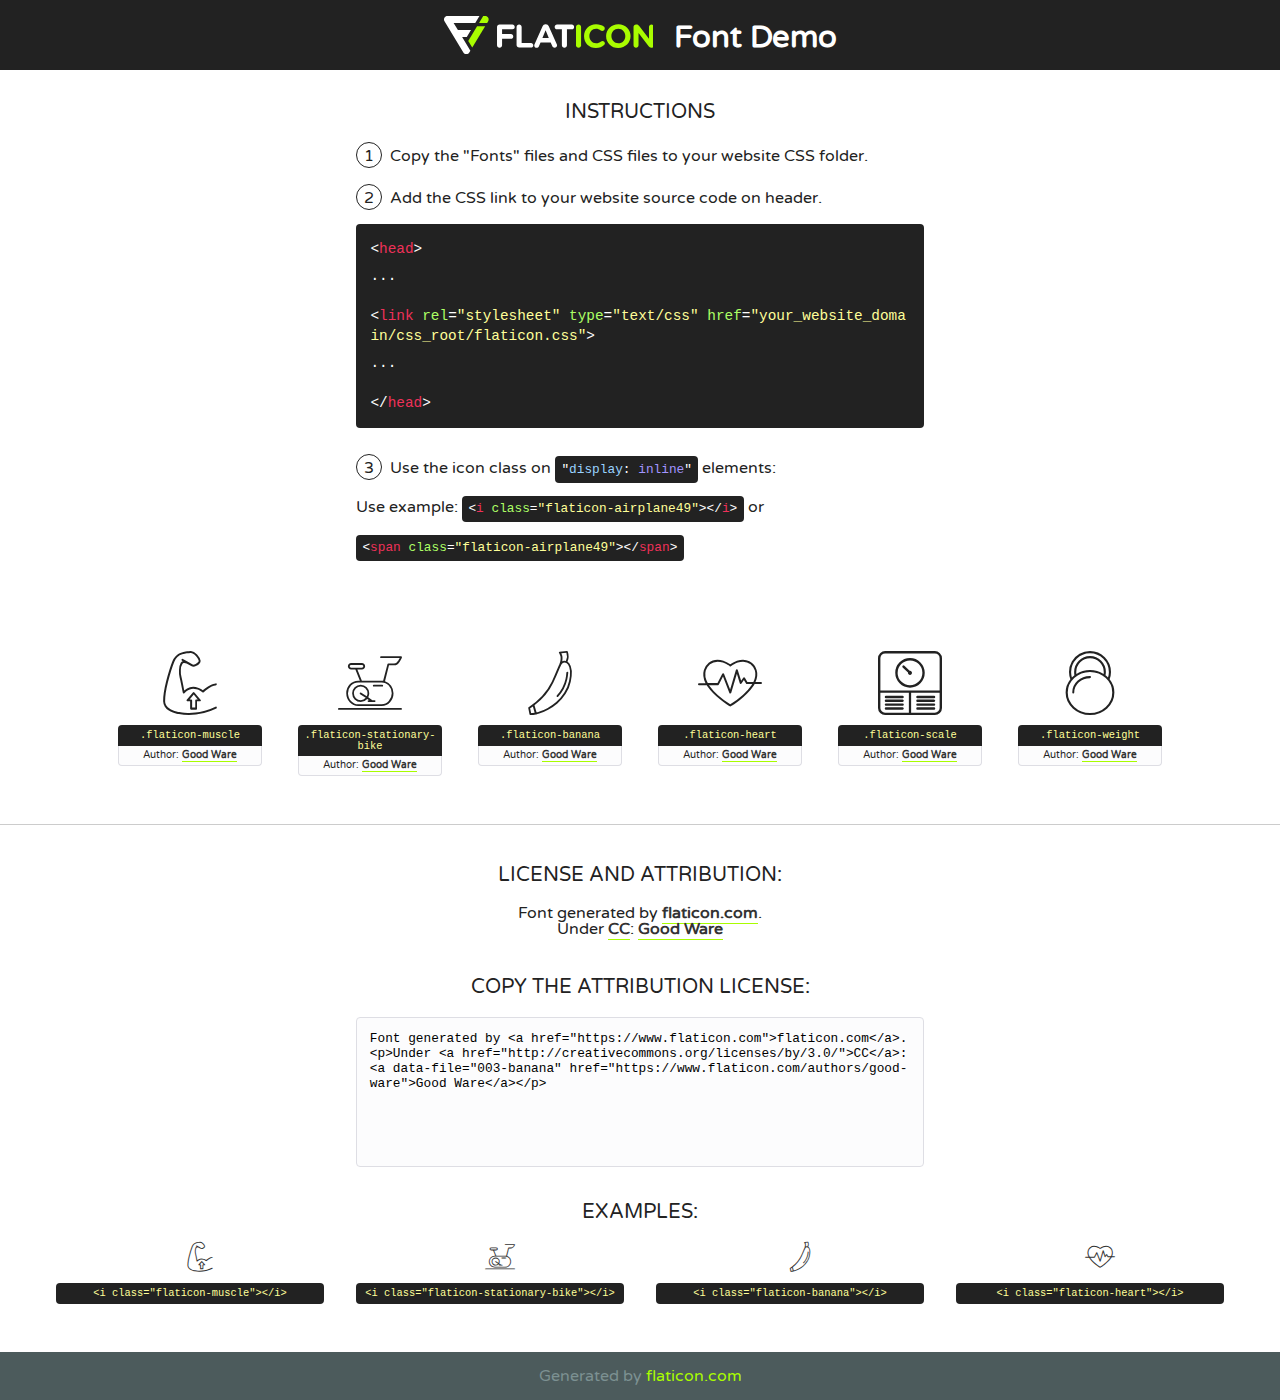
<file: fonts/flaticon/font/flaticon.html>
<!DOCTYPE html>
<!--
  Flaticon icon font: Flaticon
  Creation date: 03/06/2019 10:47
-->
<html>
<!DOCTYPE html>
<html>

<head>
    <title>Flaticon WebFont</title>
    <link href="http://fonts.googleapis.com/css?family=Varela+Round" rel="stylesheet" type="text/css" />
    <link rel="stylesheet" type="text/css" href="flaticon.css">
    <meta charset="UTF-8">
    <style>
    html, body, div, span, applet, object, iframe,
    h1, h2, h3, h4, h5, h6, p, blockquote, pre,
    a, abbr, acronym, address, big, cite, code,
    del, dfn, em, img, ins, kbd, q, s, samp,
    small, strike, strong, sub, sup, tt, var,
    b, u, i, center,
    dl, dt, dd, ol, ul, li,
    fieldset, form, label, legend,
    table, caption, tbody, tfoot, thead, tr, th, td,
    article, aside, canvas, details, embed, 
    figure, figcaption, footer, header, hgroup, 
    menu, nav, output, ruby, section, summary,
    time, mark, audio, video {
        margin: 0;
        padding: 0;
        border: 0;
        font-size: 100%;
        font: inherit;
        vertical-align: baseline;
    }
    /* HTML5 display-role reset for older browsers */
    article, aside, details, figcaption, figure, 
    footer, header, hgroup, menu, nav, section {
        display: block;
    }
    body {
        line-height: 1;
    }
    ol, ul {
        list-style: none;
    }
    blockquote, q {
        quotes: none;
    }
    blockquote:before, blockquote:after,
    q:before, q:after {
        content: '';
        content: none;
    }
    table {
        border-collapse: collapse;
        border-spacing: 0;
    }
    body {
        font-family: 'Varela Round', Helvetica, Arial, sans-serif;
        font-size: 16px;
        color: #222;
    }
    a {
        color: #333;
        border-bottom: 1px solid #a9fd00;
        font-weight: bold;
        text-decoration: none;
    }
    * {
        -moz-box-sizing: border-box;
        -webkit-box-sizing: border-box;
        box-sizing: border-box;
        margin: 0;
        padding: 0;
    }
    [class^="flaticon-"]:before, [class*=" flaticon-"]:before, [class^="flaticon-"]:after, [class*=" flaticon-"]:after {
        font-family: Flaticon;
        font-size: 30px;
        font-style: normal;
        margin-left: 20px;
        color: #333;
    }
    .wrapper {
        max-width: 600px;
        margin: auto;
        padding: 0 1em;
    }
    .title {
        font-size: 1.25em;
        text-align: center;
        margin-bottom: 1em;
        text-transform: uppercase;
    }
    header {
        text-align: center;
        background-color: #222;
        color: #fff;
        padding: 1em;
    }
    header .logo {
        width: 210px;
        height: 38px;
        display: inline-block;
        vertical-align: middle;
        margin-right: 1em;
        border: none;
    }
    header strong {
        font-size: 1.95em;
        font-weight: bold;
        vertical-align: middle;
        margin-top: 5px;
        display: inline-block;
    }
    .demo {
        margin: 2em auto;
        line-height: 1.25em;
    }
    .demo ul li {
        margin-bottom: 1em;
    }
    .demo ul li .num {
        color: #222;
        border-radius: 20px;
        display: inline-block;
        width: 26px;
        padding: 3px;
        height: 26px;
        text-align: center;
        margin-right: 0.5em;
        border: 1px solid #222;
    }
    .demo ul li code {
        background-color: #222;
        border-radius: 4px;
        padding: 0.25em 0.5em;
        display: inline-block;
        color: #fff;
        font-family: Consolas,Monaco,Lucida Console,Liberation Mono,DejaVu Sans Mono,Bitstream Vera Sans Mono,Courier New, monospace;
        font-weight: lighter;
        margin-top: 1em;
        font-size: 0.8em;
        word-break: break-all;
    }
    .demo ul li code.big {
        padding: 1em;
        font-size: 0.9em;
    }
    .demo ul li code .red {
        color: #EF3159;
    }
    .demo ul li code .green {
        color: #ACFF65;
    }
    .demo ul li code .yellow {
        color: #FFFF99;
    }
    .demo ul li code .blue {
        color: #99D3FF;
    }
    .demo ul li code .purple {
        color: #A295FF;
    }
    .demo ul li code .dots {
        margin-top: 0.5em;
        display: block;
    }
    #glyphs {
        border-bottom: 1px solid #ccc;
        padding: 2em 0;
        text-align: center;
    }
    .glyph {
        display: inline-block;
        width: 9em;
        margin: 1em;
        text-align: center;
        vertical-align: top;
        background: #FFF;
    }
    .glyph .glyph-icon {
        padding: 10px;
        display: block;
        font-family:"Flaticon";
        font-size: 64px;
        line-height: 1;
    }
    .glyph .glyph-icon:before {
        font-size: 64px;
        color: #222;
        margin-left: 0;
    }
    .class-name {
        font-size: 0.65em;
        background-color: #222;
        color: #fff;
        border-radius: 4px 4px 0 0;
        padding: 0.5em;
        color: #FFFF99;
        font-family: Consolas,Monaco,Lucida Console,Liberation Mono,DejaVu Sans Mono,Bitstream Vera Sans Mono,Courier New, monospace;
    }
    .author-name {
        font-size: 0.6em;
        background-color: #fcfcfd;
        border: 1px solid #DEDEE4;
        border-top: 0;
        border-radius: 0 0 4px 4px;
        padding: 0.5em;
    }
    .class-name:last-child {
        font-size: 10px;
        color:#888;
    }
    .class-name:last-child a {
        font-size: 10px;
        color:#555;
    }
    .class-name:last-child a:hover {
        color:#a9fd00;
    }
    .glyph > input {
        display: block;
        width: 100px;
        margin: 5px auto;
        text-align: center;
        font-size: 12px;
        cursor: text;
    }
    .glyph > input.icon-input {
        font-family:"Flaticon";
        font-size: 16px;
        margin-bottom: 10px;
    }
    .attribution .title {
        margin-top: 2em;
    }
    .attribution textarea {
        background-color: #fcfcfd;
        padding: 1em;
        border: none;
        box-shadow: none;
        border: 1px solid #DEDEE4;
        border-radius: 4px;
        resize: none;
        width: 100%;
        height: 150px;
        font-size: 0.8em;
        font-family: Consolas,Monaco,Lucida Console,Liberation Mono,DejaVu Sans Mono,Bitstream Vera Sans Mono,Courier New, monospace;
        -webkit-appearance: none;
    }
    .iconsuse {
        margin: 2em auto;
        text-align: center;
        max-width: 1200px;
    }
    .iconsuse:after {
        content: '';
        display: table;
        clear: both;
    }
    .iconsuse .image {
        float: left;
        width: 25%;
        padding: 0 1em;
    }
    .iconsuse .image p {
        margin-bottom: 1em;
    }
    .iconsuse .image span {
        display: block;
        font-size: 0.65em;
        background-color: #222;
        color: #fff;
        border-radius: 4px;
        padding: 0.5em;
        color: #FFFF99;
        margin-top: 1em;
        font-family: Consolas,Monaco,Lucida Console,Liberation Mono,DejaVu Sans Mono,Bitstream Vera Sans Mono,Courier New, monospace;
    }
    #footer {
        text-align: center;
        background-color: #4C5B5C;
        color: #7c9192;
        padding: 1em;
    }
    #footer a {
        border: none;
        color: #a9fd00;
        font-weight: normal;
    }
    @media (max-width: 960px) {
        .iconsuse .image {
            width: 50%;
        }
    }
    @media (max-width: 560px) {
        .iconsuse .image {
            width: 100%;
        }
    }
    </style>
</head>

<body class="characters-off">

    <header>
        <a href="https://www.flaticon.com" target="_blank" class="logo">
            <svg version="1.1" xmlns="http://www.w3.org/2000/svg" xmlns:xlink="http://www.w3.org/1999/xlink" xmlns:a="http://ns.adobe.com/AdobeSVGViewerExtensions/3.0/" viewBox="0 0 560.875 102.036" enable-background="new 0 0 560.875 102.036" xml:space="preserve">
                <defs>
                </defs>
                <g>
                    <g class="letters">
                        <path fill="#ffffff" d="M141.596,29.675c0-3.777,2.985-6.767,6.764-6.767h34.438c3.426,0,6.15,2.728,6.15,6.15
                        c0,3.43-2.724,6.149-6.15,6.149h-27.674v13.091h23.719c3.429,0,6.151,2.724,6.151,6.15c0,3.43-2.723,6.149-6.151,6.149h-23.719
                        v17.574c0,3.773-2.986,6.761-6.764,6.761c-3.779,0-6.764-2.989-6.764-6.761V29.675z"></path>
                        <path fill="#ffffff" d="M193.844,29.149c0-3.781,2.985-6.767,6.764-6.767c3.776,0,6.763,2.985,6.763,6.767v42.957h25.039
                        c3.426,0,6.149,2.726,6.149,6.153c0,3.425-2.723,6.15-6.149,6.15h-31.802c-3.779,0-6.764-2.986-6.764-6.768V29.149z"></path>
                        <path fill="#ffffff" d="M241.891,75.71l21.438-48.407c1.492-3.341,4.215-5.357,7.906-5.357h0.792
                        c3.686,0,6.323,2.017,7.815,5.357l21.439,48.407c0.436,0.967,0.701,1.845,0.701,2.723c0,3.602-2.809,6.501-6.414,6.501
                        c-3.161,0-5.269-1.845-6.499-4.655l-4.132-9.661h-27.059l-4.301,10.102c-1.144,2.631-3.426,4.214-6.237,4.214
                        c-3.517,0-6.24-2.81-6.24-6.325C241.1,77.64,241.451,76.677,241.891,75.71z M279.932,58.666l-8.521-20.297l-8.526,20.297H279.932
                        z"></path>
                        <path fill="#ffffff" d="M314.864,35.387H301.86c-3.429,0-6.239-2.813-6.239-6.238c0-3.429,2.811-6.24,6.239-6.24h39.533
                        c3.426,0,6.237,2.811,6.237,6.24c0,3.425-2.811,6.238-6.237,6.238h-13.001v42.785c0,3.773-2.99,6.761-6.764,6.761
                        c-3.779,0-6.764-2.989-6.764-6.761V35.387z"></path>
                        <path fill="#A9FD00" d="M352.615,29.149c0-3.781,2.985-6.767,6.767-6.767c3.774,0,6.761,2.985,6.761,6.767v49.024
                        c0,3.773-2.987,6.761-6.761,6.761c-3.781,0-6.767-2.989-6.767-6.761V29.149z"></path>
                        <path fill="#A9FD00" d="M374.132,53.836v-0.179c0-17.481,13.178-31.801,32.065-31.801c9.22,0,15.459,2.458,20.557,6.238
                        c1.402,1.054,2.637,2.985,2.637,5.357c0,3.692-2.985,6.59-6.681,6.59c-1.845,0-3.071-0.702-4.044-1.319
                        c-3.776-2.813-7.729-4.393-12.562-4.393c-10.364,0-17.831,8.611-17.831,19.154v0.173c0,10.542,7.291,19.329,17.831,19.329
                        c5.715,0,9.492-1.756,13.359-4.834c1.049-0.874,2.458-1.491,4.039-1.491c3.429,0,6.325,2.813,6.325,6.236
                        c0,2.106-1.056,3.78-2.282,4.834c-5.539,4.834-12.036,7.733-21.878,7.733C387.572,85.464,374.132,71.493,374.132,53.836z"></path>
                        <path fill="#A9FD00" d="M433.009,53.836v-0.179c0-17.481,13.79-31.801,32.766-31.801c18.981,0,32.592,14.143,32.592,31.628v0.173
                        c0,17.483-13.785,31.807-32.769,31.807C446.625,85.464,433.009,71.32,433.009,53.836z M484.224,53.836v-0.179
                        c0-10.539-7.725-19.326-18.626-19.326c-10.893,0-18.449,8.611-18.449,19.154v0.173c0,10.542,7.73,19.329,18.626,19.329
                        C476.676,72.986,484.224,64.378,484.224,53.836z"></path>
                        <path fill="#A9FD00" d="M506.233,29.321c0-3.774,2.99-6.763,6.767-6.763h1.401c3.252,0,5.183,1.583,7.029,3.953l26.093,34.265
                        V29.059c0-3.692,2.99-6.677,6.681-6.677c3.683,0,6.671,2.985,6.671,6.677v48.934c0,3.78-2.987,6.765-6.764,6.765h-0.436
                        c-3.257,0-5.188-1.581-7.034-3.953l-27.056-35.492v32.944c0,3.687-2.985,6.676-6.678,6.676c-3.683,0-6.673-2.989-6.673-6.676
                        V29.321z"></path>
                    </g>
                    <g class="insignia">
                        <path fill="#ffffff" d="M48.372,56.137h12.517l11.156-18.537H37.186L25.688,18.539h57.825L94.668,0H9.271
                        C5.925,0,2.842,1.801,1.198,4.716c-1.644,2.907-1.593,6.482,0.134,9.343l50.38,83.501c1.678,2.781,4.689,4.476,7.938,4.476
                        c3.246,0,6.257-1.695,7.935-4.476l2.898-4.804L48.372,56.137z"></path>
                        <g class="i">
                            <path fill="#A9FD00" d="M93.575,18.539h0.031v0.004l21.652,0.004l2.705-4.488c1.727-2.861,1.778-6.436,0.133-9.343
                            C116.454,1.801,113.371,0,110.026,0h-5.294L93.575,18.539z"></path>
                            <polygon fill="#A9FD00" points="88.291,27.356 64.725,66.486 75.519,84.404 109.942,27.356"></polygon>
                        </g>
                    </g>
                </g>
            </svg>
        </a>
        <strong>Font Demo</strong>
    </header>


    <section class="demo wrapper">

        <p class="title">Instructions</p>

        <ul>
            <li>
                <span class="num">1</span>Copy the "Fonts" files and CSS files to your website CSS folder.
            </li>
            <li>
                <span class="num">2</span>Add the CSS link to your website source code on header.
                <code class="big">
                    &lt;<span class="red">head</span>&gt;
                    <br/><span class="dots">...</span>
                    <br/>&lt;<span class="red">link</span> <span class="green">rel</span>=<span class="yellow">"stylesheet"</span> <span class="green">type</span>=<span class="yellow">"text/css"</span> <span class="green">href</span>=<span class="yellow">"your_website_domain/css_root/flaticon.css"</span>&gt;
                    <br/><span class="dots">...</span>
                    <br/>&lt;/<span class="red">head</span>&gt;
                </code>
            </li>

            <li>
                <p>
                    <span class="num">3</span>Use the icon class on <code>"<span class="blue">display</span>:<span class="purple"> inline</span>"</code> elements:
                    <br />
                    Use example: <code>&lt;<span class="red">i</span> <span class="green">class</span>=<span class="yellow">&quot;flaticon-airplane49&quot;</span>&gt;&lt;/<span class="red">i</span>&gt;</code> or <code>&lt;<span class="red">span</span> <span class="green">class</span>=<span class="yellow">&quot;flaticon-airplane49&quot;</span>&gt;&lt;/<span class="red">span</span>&gt;</code>
            </li>
        </ul>

    </section>




   <section id="glyphs">          
    
      
        <div class="glyph"><div class="glyph-icon flaticon-muscle"></div>
            <div class="class-name">.flaticon-muscle</div>
            <div class="author-name">Author: <a data-file="001-muscle" href="https://www.flaticon.com/authors/good-ware">Good Ware</a> </div> 
        </div>        
        
        <div class="glyph"><div class="glyph-icon flaticon-stationary-bike"></div>
            <div class="class-name">.flaticon-stationary-bike</div>
            <div class="author-name">Author: <a data-file="002-stationary-bike" href="https://www.flaticon.com/authors/good-ware">Good Ware</a> </div> 
        </div>        
        
        <div class="glyph"><div class="glyph-icon flaticon-banana"></div>
            <div class="class-name">.flaticon-banana</div>
            <div class="author-name">Author: <a data-file="003-banana" href="https://www.flaticon.com/authors/good-ware">Good Ware</a> </div> 
        </div>        
        
        <div class="glyph"><div class="glyph-icon flaticon-heart"></div>
            <div class="class-name">.flaticon-heart</div>
            <div class="author-name">Author: <a data-file="004-heart" href="https://www.flaticon.com/authors/good-ware">Good Ware</a> </div> 
        </div>        
        
        <div class="glyph"><div class="glyph-icon flaticon-scale"></div>
            <div class="class-name">.flaticon-scale</div>
            <div class="author-name">Author: <a data-file="005-scale" href="https://www.flaticon.com/authors/good-ware">Good Ware</a> </div> 
        </div>        
        
        <div class="glyph"><div class="glyph-icon flaticon-weight"></div>
            <div class="class-name">.flaticon-weight</div>
            <div class="author-name">Author: <a data-file="006-weight" href="https://www.flaticon.com/authors/good-ware">Good Ware</a> </div> 
        </div>        
        

    </section>



    <section class="attribution wrapper"   style="text-align:center;">

      <div class="title">License and attribution:</div><div class="attrDiv">Font generated by <a href="https://www.flaticon.com">flaticon.com</a>. <div><p>Under <a href="http://creativecommons.org/licenses/by/3.0/">CC</a>: <a data-file="003-banana" href="https://www.flaticon.com/authors/good-ware">Good Ware</a></p>  </div>
      </div>
      <div class="title">Copy the Attribution License:</div>

    <textarea onclick="this.focus();this.select();">Font generated by &lt;a href=&quot;https://www.flaticon.com&quot;&gt;flaticon.com&lt;/a&gt;. <p>Under <a href="http://creativecommons.org/licenses/by/3.0/">CC</a>: <a data-file="003-banana" href="https://www.flaticon.com/authors/good-ware">Good Ware</a></p>  
     </textarea>

    </section>

    <section class="iconsuse">

          <div class="title">Examples:</div>            
             
            <div class="image">
                <p>
                    <i class="glyph-icon flaticon-muscle"></i> 
                    <span>&lt;i class=&quot;flaticon-muscle&quot;&gt;&lt;/i&gt;</span>
                </p>
            </div>
            
            <div class="image">
                <p>
                    <i class="glyph-icon flaticon-stationary-bike"></i> 
                    <span>&lt;i class=&quot;flaticon-stationary-bike&quot;&gt;&lt;/i&gt;</span>
                </p>
            </div>
            
            <div class="image">
                <p>
                    <i class="glyph-icon flaticon-banana"></i> 
                    <span>&lt;i class=&quot;flaticon-banana&quot;&gt;&lt;/i&gt;</span>
                </p>
            </div>
            
            <div class="image">
                <p>
                    <i class="glyph-icon flaticon-heart"></i> 
                    <span>&lt;i class=&quot;flaticon-heart&quot;&gt;&lt;/i&gt;</span>
                </p>
            </div>
                       
        </div>
                            
    </section>

<div id="footer">
    <div>Generated by <a href="https://www.flaticon.com">flaticon.com</a>
    </div>
</div>



</body>
</html>
</file>
<file: fonts/icomoon/style.css>
@font-face {
  font-family: 'icomoon';
  src:  url('fonts/icomoon.eot?10si43');
  src:  url('fonts/icomoon.eot?10si43#iefix') format('embedded-opentype'),
    url('fonts/icomoon.ttf?10si43') format('truetype'),
    url('fonts/icomoon.woff?10si43') format('woff'),
    url('fonts/icomoon.svg?10si43#icomoon') format('svg');
  font-weight: normal;
  font-style: normal;
}

[class^="icon-"], [class*=" icon-"] {
  /* use !important to prevent issues with browser extensions that change fonts */
  font-family: 'icomoon' !important;
  speak: none;
  font-style: normal;
  font-weight: normal;
  font-variant: normal;
  text-transform: none;
  line-height: 1;

  /* Better Font Rendering =========== */
  -webkit-font-smoothing: antialiased;
  -moz-osx-font-smoothing: grayscale;
}

.icon-asterisk:before {
  content: "\f069";
}
.icon-plus:before {
  content: "\f067";
}
.icon-question:before {
  content: "\f128";
}
.icon-minus:before {
  content: "\f068";
}
.icon-glass:before {
  content: "\f000";
}
.icon-music:before {
  content: "\f001";
}
.icon-search:before {
  content: "\f002";
}
.icon-envelope-o:before {
  content: "\f003";
}
.icon-heart:before {
  content: "\f004";
}
.icon-star:before {
  content: "\f005";
}
.icon-star-o:before {
  content: "\f006";
}
.icon-user:before {
  content: "\f007";
}
.icon-film:before {
  content: "\f008";
}
.icon-th-large:before {
  content: "\f009";
}
.icon-th:before {
  content: "\f00a";
}
.icon-th-list:before {
  content: "\f00b";
}
.icon-check:before {
  content: "\f00c";
}
.icon-close:before {
  content: "\f00d";
}
.icon-remove:before {
  content: "\f00d";
}
.icon-times:before {
  content: "\f00d";
}
.icon-search-plus:before {
  content: "\f00e";
}
.icon-search-minus:before {
  content: "\f010";
}
.icon-power-off:before {
  content: "\f011";
}
.icon-signal:before {
  content: "\f012";
}
.icon-cog:before {
  content: "\f013";
}
.icon-gear:before {
  content: "\f013";
}
.icon-trash-o:before {
  content: "\f014";
}
.icon-home:before {
  content: "\f015";
}
.icon-file-o:before {
  content: "\f016";
}
.icon-clock-o:before {
  content: "\f017";
}
.icon-road:before {
  content: "\f018";
}
.icon-download:before {
  content: "\f019";
}
.icon-arrow-circle-o-down:before {
  content: "\f01a";
}
.icon-arrow-circle-o-up:before {
  content: "\f01b";
}
.icon-inbox:before {
  content: "\f01c";
}
.icon-play-circle-o:before {
  content: "\f01d";
}
.icon-repeat:before {
  content: "\f01e";
}
.icon-rotate-right:before {
  content: "\f01e";
}
.icon-refresh:before {
  content: "\f021";
}
.icon-list-alt:before {
  content: "\f022";
}
.icon-lock:before {
  content: "\f023";
}
.icon-flag:before {
  content: "\f024";
}
.icon-headphones:before {
  content: "\f025";
}
.icon-volume-off:before {
  content: "\f026";
}
.icon-volume-down:before {
  content: "\f027";
}
.icon-volume-up:before {
  content: "\f028";
}
.icon-qrcode:before {
  content: "\f029";
}
.icon-barcode:before {
  content: "\f02a";
}
.icon-tag:before {
  content: "\f02b";
}
.icon-tags:before {
  content: "\f02c";
}
.icon-book:before {
  content: "\f02d";
}
.icon-bookmark:before {
  content: "\f02e";
}
.icon-print:before {
  content: "\f02f";
}
.icon-camera:before {
  content: "\f030";
}
.icon-font:before {
  content: "\f031";
}
.icon-bold:before {
  content: "\f032";
}
.icon-italic:before {
  content: "\f033";
}
.icon-text-height:before {
  content: "\f034";
}
.icon-text-width:before {
  content: "\f035";
}
.icon-align-left:before {
  content: "\f036";
}
.icon-align-center:before {
  content: "\f037";
}
.icon-align-right:before {
  content: "\f038";
}
.icon-align-justify:before {
  content: "\f039";
}
.icon-list:before {
  content: "\f03a";
}
.icon-dedent:before {
  content: "\f03b";
}
.icon-outdent:before {
  content: "\f03b";
}
.icon-indent:before {
  content: "\f03c";
}
.icon-video-camera:before {
  content: "\f03d";
}
.icon-image:before {
  content: "\f03e";
}
.icon-photo:before {
  content: "\f03e";
}
.icon-picture-o:before {
  content: "\f03e";
}
.icon-pencil:before {
  content: "\f040";
}
.icon-map-marker:before {
  content: "\f041";
}
.icon-adjust:before {
  content: "\f042";
}
.icon-tint:before {
  content: "\f043";
}
.icon-edit:before {
  content: "\f044";
}
.icon-pencil-square-o:before {
  content: "\f044";
}
.icon-share-square-o:before {
  content: "\f045";
}
.icon-check-square-o:before {
  content: "\f046";
}
.icon-arrows:before {
  content: "\f047";
}
.icon-step-backward:before {
  content: "\f048";
}
.icon-fast-backward:before {
  content: "\f049";
}
.icon-backward:before {
  content: "\f04a";
}
.icon-play:before {
  content: "\f04b";
}
.icon-pause:before {
  content: "\f04c";
}
.icon-stop:before {
  content: "\f04d";
}
.icon-forward:before {
  content: "\f04e";
}
.icon-fast-forward:before {
  content: "\f050";
}
.icon-step-forward:before {
  content: "\f051";
}
.icon-eject:before {
  content: "\f052";
}
.icon-chevron-left:before {
  content: "\f053";
}
.icon-chevron-right:before {
  content: "\f054";
}
.icon-plus-circle:before {
  content: "\f055";
}
.icon-minus-circle:before {
  content: "\f056";
}
.icon-times-circle:before {
  content: "\f057";
}
.icon-check-circle:before {
  content: "\f058";
}
.icon-question-circle:before {
  content: "\f059";
}
.icon-info-circle:before {
  content: "\f05a";
}
.icon-crosshairs:before {
  content: "\f05b";
}
.icon-times-circle-o:before {
  content: "\f05c";
}
.icon-check-circle-o:before {
  content: "\f05d";
}
.icon-ban:before {
  content: "\f05e";
}
.icon-arrow-left:before {
  content: "\f060";
}
.icon-arrow-right:before {
  content: "\f061";
}
.icon-arrow-up:before {
  content: "\f062";
}
.icon-arrow-down:before {
  content: "\f063";
}
.icon-mail-forward:before {
  content: "\f064";
}
.icon-share:before {
  content: "\f064";
}
.icon-expand:before {
  content: "\f065";
}
.icon-compress:before {
  content: "\f066";
}
.icon-exclamation-circle:before {
  content: "\f06a";
}
.icon-gift:before {
  content: "\f06b";
}
.icon-leaf:before {
  content: "\f06c";
}
.icon-fire:before {
  content: "\f06d";
}
.icon-eye:before {
  content: "\f06e";
}
.icon-eye-slash:before {
  content: "\f070";
}
.icon-exclamation-triangle:before {
  content: "\f071";
}
.icon-warning:before {
  content: "\f071";
}
.icon-plane:before {
  content: "\f072";
}
.icon-calendar:before {
  content: "\f073";
}
.icon-random:before {
  content: "\f074";
}
.icon-comment:before {
  content: "\f075";
}
.icon-magnet:before {
  content: "\f076";
}
.icon-chevron-up:before {
  content: "\f077";
}
.icon-chevron-down:before {
  content: "\f078";
}
.icon-retweet:before {
  content: "\f079";
}
.icon-shopping-cart:before {
  content: "\f07a";
}
.icon-folder:before {
  content: "\f07b";
}
.icon-folder-open:before {
  content: "\f07c";
}
.icon-arrows-v:before {
  content: "\f07d";
}
.icon-arrows-h:before {
  content: "\f07e";
}
.icon-bar-chart:before {
  content: "\f080";
}
.icon-bar-chart-o:before {
  content: "\f080";
}
.icon-twitter-square:before {
  content: "\f081";
}
.icon-facebook-square:before {
  content: "\f082";
}
.icon-camera-retro:before {
  content: "\f083";
}
.icon-key:before {
  content: "\f084";
}
.icon-cogs:before {
  content: "\f085";
}
.icon-gears:before {
  content: "\f085";
}
.icon-comments:before {
  content: "\f086";
}
.icon-thumbs-o-up:before {
  content: "\f087";
}
.icon-thumbs-o-down:before {
  content: "\f088";
}
.icon-star-half:before {
  content: "\f089";
}
.icon-heart-o:before {
  content: "\f08a";
}
.icon-sign-out:before {
  content: "\f08b";
}
.icon-linkedin-square:before {
  content: "\f08c";
}
.icon-thumb-tack:before {
  content: "\f08d";
}
.icon-external-link:before {
  content: "\f08e";
}
.icon-sign-in:before {
  content: "\f090";
}
.icon-trophy:before {
  content: "\f091";
}
.icon-github-square:before {
  content: "\f092";
}
.icon-upload:before {
  content: "\f093";
}
.icon-lemon-o:before {
  content: "\f094";
}
.icon-phone:before {
  content: "\f095";
}
.icon-square-o:before {
  content: "\f096";
}
.icon-bookmark-o:before {
  content: "\f097";
}
.icon-phone-square:before {
  content: "\f098";
}
.icon-twitter:before {
  content: "\f099";
}
.icon-facebook:before {
  content: "\f09a";
}
.icon-facebook-f:before {
  content: "\f09a";
}
.icon-github:before {
  content: "\f09b";
}
.icon-unlock:before {
  content: "\f09c";
}
.icon-credit-card:before {
  content: "\f09d";
}
.icon-feed:before {
  content: "\f09e";
}
.icon-rss:before {
  content: "\f09e";
}
.icon-hdd-o:before {
  content: "\f0a0";
}
.icon-bullhorn:before {
  content: "\f0a1";
}
.icon-bell-o:before {
  content: "\f0a2";
}
.icon-certificate:before {
  content: "\f0a3";
}
.icon-hand-o-right:before {
  content: "\f0a4";
}
.icon-hand-o-left:before {
  content: "\f0a5";
}
.icon-hand-o-up:before {
  content: "\f0a6";
}
.icon-hand-o-down:before {
  content: "\f0a7";
}
.icon-arrow-circle-left:before {
  content: "\f0a8";
}
.icon-arrow-circle-right:before {
  content: "\f0a9";
}
.icon-arrow-circle-up:before {
  content: "\f0aa";
}
.icon-arrow-circle-down:before {
  content: "\f0ab";
}
.icon-globe:before {
  content: "\f0ac";
}
.icon-wrench:before {
  content: "\f0ad";
}
.icon-tasks:before {
  content: "\f0ae";
}
.icon-filter:before {
  content: "\f0b0";
}
.icon-briefcase:before {
  content: "\f0b1";
}
.icon-arrows-alt:before {
  content: "\f0b2";
}
.icon-group:before {
  content: "\f0c0";
}
.icon-users:before {
  content: "\f0c0";
}
.icon-chain:before {
  content: "\f0c1";
}
.icon-link:before {
  content: "\f0c1";
}
.icon-cloud:before {
  content: "\f0c2";
}
.icon-flask:before {
  content: "\f0c3";
}
.icon-cut:before {
  content: "\f0c4";
}
.icon-scissors:before {
  content: "\f0c4";
}
.icon-copy:before {
  content: "\f0c5";
}
.icon-files-o:before {
  content: "\f0c5";
}
.icon-paperclip:before {
  content: "\f0c6";
}
.icon-floppy-o:before {
  content: "\f0c7";
}
.icon-save:before {
  content: "\f0c7";
}
.icon-square:before {
  content: "\f0c8";
}
.icon-bars:before {
  content: "\f0c9";
}
.icon-navicon:before {
  content: "\f0c9";
}
.icon-reorder:before {
  content: "\f0c9";
}
.icon-list-ul:before {
  content: "\f0ca";
}
.icon-list-ol:before {
  content: "\f0cb";
}
.icon-strikethrough:before {
  content: "\f0cc";
}
.icon-underline:before {
  content: "\f0cd";
}
.icon-table:before {
  content: "\f0ce";
}
.icon-magic:before {
  content: "\f0d0";
}
.icon-truck:before {
  content: "\f0d1";
}
.icon-pinterest:before {
  content: "\f0d2";
}
.icon-pinterest-square:before {
  content: "\f0d3";
}
.icon-google-plus-square:before {
  content: "\f0d4";
}
.icon-google-plus:before {
  content: "\f0d5";
}
.icon-money:before {
  content: "\f0d6";
}
.icon-caret-down:before {
  content: "\f0d7";
}
.icon-caret-up:before {
  content: "\f0d8";
}
.icon-caret-left:before {
  content: "\f0d9";
}
.icon-caret-right:before {
  content: "\f0da";
}
.icon-columns:before {
  content: "\f0db";
}
.icon-sort:before {
  content: "\f0dc";
}
.icon-unsorted:before {
  content: "\f0dc";
}
.icon-sort-desc:before {
  content: "\f0dd";
}
.icon-sort-down:before {
  content: "\f0dd";
}
.icon-sort-asc:before {
  content: "\f0de";
}
.icon-sort-up:before {
  content: "\f0de";
}
.icon-envelope:before {
  content: "\f0e0";
}
.icon-linkedin:before {
  content: "\f0e1";
}
.icon-rotate-left:before {
  content: "\f0e2";
}
.icon-undo:before {
  content: "\f0e2";
}
.icon-gavel:before {
  content: "\f0e3";
}
.icon-legal:before {
  content: "\f0e3";
}
.icon-dashboard:before {
  content: "\f0e4";
}
.icon-tachometer:before {
  content: "\f0e4";
}
.icon-comment-o:before {
  content: "\f0e5";
}
.icon-comments-o:before {
  content: "\f0e6";
}
.icon-bolt:before {
  content: "\f0e7";
}
.icon-flash:before {
  content: "\f0e7";
}
.icon-sitemap:before {
  content: "\f0e8";
}
.icon-umbrella:before {
  content: "\f0e9";
}
.icon-clipboard:before {
  content: "\f0ea";
}
.icon-paste:before {
  content: "\f0ea";
}
.icon-lightbulb-o:before {
  content: "\f0eb";
}
.icon-exchange:before {
  content: "\f0ec";
}
.icon-cloud-download:before {
  content: "\f0ed";
}
.icon-cloud-upload:before {
  content: "\f0ee";
}
.icon-user-md:before {
  content: "\f0f0";
}
.icon-stethoscope:before {
  content: "\f0f1";
}
.icon-suitcase:before {
  content: "\f0f2";
}
.icon-bell:before {
  content: "\f0f3";
}
.icon-coffee:before {
  content: "\f0f4";
}
.icon-cutlery:before {
  content: "\f0f5";
}
.icon-file-text-o:before {
  content: "\f0f6";
}
.icon-building-o:before {
  content: "\f0f7";
}
.icon-hospital-o:before {
  content: "\f0f8";
}
.icon-ambulance:before {
  content: "\f0f9";
}
.icon-medkit:before {
  content: "\f0fa";
}
.icon-fighter-jet:before {
  content: "\f0fb";
}
.icon-beer:before {
  content: "\f0fc";
}
.icon-h-square:before {
  content: "\f0fd";
}
.icon-plus-square:before {
  content: "\f0fe";
}
.icon-angle-double-left:before {
  content: "\f100";
}
.icon-angle-double-right:before {
  content: "\f101";
}
.icon-angle-double-up:before {
  content: "\f102";
}
.icon-angle-double-down:before {
  content: "\f103";
}
.icon-angle-left:before {
  content: "\f104";
}
.icon-angle-right:before {
  content: "\f105";
}
.icon-angle-up:before {
  content: "\f106";
}
.icon-angle-down:before {
  content: "\f107";
}
.icon-desktop:before {
  content: "\f108";
}
.icon-laptop:before {
  content: "\f109";
}
.icon-tablet:before {
  content: "\f10a";
}
.icon-mobile:before {
  content: "\f10b";
}
.icon-mobile-phone:before {
  content: "\f10b";
}
.icon-circle-o:before {
  content: "\f10c";
}
.icon-quote-left:before {
  content: "\f10d";
}
.icon-quote-right:before {
  content: "\f10e";
}
.icon-spinner:before {
  content: "\f110";
}
.icon-circle:before {
  content: "\f111";
}
.icon-mail-reply:before {
  content: "\f112";
}
.icon-reply:before {
  content: "\f112";
}
.icon-github-alt:before {
  content: "\f113";
}
.icon-folder-o:before {
  content: "\f114";
}
.icon-folder-open-o:before {
  content: "\f115";
}
.icon-smile-o:before {
  content: "\f118";
}
.icon-frown-o:before {
  content: "\f119";
}
.icon-meh-o:before {
  content: "\f11a";
}
.icon-gamepad:before {
  content: "\f11b";
}
.icon-keyboard-o:before {
  content: "\f11c";
}
.icon-flag-o:before {
  content: "\f11d";
}
.icon-flag-checkered:before {
  content: "\f11e";
}
.icon-terminal:before {
  content: "\f120";
}
.icon-code:before {
  content: "\f121";
}
.icon-mail-reply-all:before {
  content: "\f122";
}
.icon-reply-all:before {
  content: "\f122";
}
.icon-star-half-empty:before {
  content: "\f123";
}
.icon-star-half-full:before {
  content: "\f123";
}
.icon-star-half-o:before {
  content: "\f123";
}
.icon-location-arrow:before {
  content: "\f124";
}
.icon-crop:before {
  content: "\f125";
}
.icon-code-fork:before {
  content: "\f126";
}
.icon-chain-broken:before {
  content: "\f127";
}
.icon-unlink:before {
  content: "\f127";
}
.icon-info:before {
  content: "\f129";
}
.icon-exclamation:before {
  content: "\f12a";
}
.icon-superscript:before {
  content: "\f12b";
}
.icon-subscript:before {
  content: "\f12c";
}
.icon-eraser:before {
  content: "\f12d";
}
.icon-puzzle-piece:before {
  content: "\f12e";
}
.icon-microphone:before {
  content: "\f130";
}
.icon-microphone-slash:before {
  content: "\f131";
}
.icon-shield:before {
  content: "\f132";
}
.icon-calendar-o:before {
  content: "\f133";
}
.icon-fire-extinguisher:before {
  content: "\f134";
}
.icon-rocket:before {
  content: "\f135";
}
.icon-maxcdn:before {
  content: "\f136";
}
.icon-chevron-circle-left:before {
  content: "\f137";
}
.icon-chevron-circle-right:before {
  content: "\f138";
}
.icon-chevron-circle-up:before {
  content: "\f139";
}
.icon-chevron-circle-down:before {
  content: "\f13a";
}
.icon-html5:before {
  content: "\f13b";
}
.icon-css3:before {
  content: "\f13c";
}
.icon-anchor:before {
  content: "\f13d";
}
.icon-unlock-alt:before {
  content: "\f13e";
}
.icon-bullseye:before {
  content: "\f140";
}
.icon-ellipsis-h:before {
  content: "\f141";
}
.icon-ellipsis-v:before {
  content: "\f142";
}
.icon-rss-square:before {
  content: "\f143";
}
.icon-play-circle:before {
  content: "\f144";
}
.icon-ticket:before {
  content: "\f145";
}
.icon-minus-square:before {
  content: "\f146";
}
.icon-minus-square-o:before {
  content: "\f147";
}
.icon-level-up:before {
  content: "\f148";
}
.icon-level-down:before {
  content: "\f149";
}
.icon-check-square:before {
  content: "\f14a";
}
.icon-pencil-square:before {
  content: "\f14b";
}
.icon-external-link-square:before {
  content: "\f14c";
}
.icon-share-square:before {
  content: "\f14d";
}
.icon-compass:before {
  content: "\f14e";
}
.icon-caret-square-o-down:before {
  content: "\f150";
}
.icon-toggle-down:before {
  content: "\f150";
}
.icon-caret-square-o-up:before {
  content: "\f151";
}
.icon-toggle-up:before {
  content: "\f151";
}
.icon-caret-square-o-right:before {
  content: "\f152";
}
.icon-toggle-right:before {
  content: "\f152";
}
.icon-eur:before {
  content: "\f153";
}
.icon-euro:before {
  content: "\f153";
}
.icon-gbp:before {
  content: "\f154";
}
.icon-dollar:before {
  content: "\f155";
}
.icon-usd:before {
  content: "\f155";
}
.icon-inr:before {
  content: "\f156";
}
.icon-rupee:before {
  content: "\f156";
}
.icon-cny:before {
  content: "\f157";
}
.icon-jpy:before {
  content: "\f157";
}
.icon-rmb:before {
  content: "\f157";
}
.icon-yen:before {
  content: "\f157";
}
.icon-rouble:before {
  content: "\f158";
}
.icon-rub:before {
  content: "\f158";
}
.icon-ruble:before {
  content: "\f158";
}
.icon-krw:before {
  content: "\f159";
}
.icon-won:before {
  content: "\f159";
}
.icon-bitcoin:before {
  content: "\f15a";
}
.icon-btc:before {
  content: "\f15a";
}
.icon-file:before {
  content: "\f15b";
}
.icon-file-text:before {
  content: "\f15c";
}
.icon-sort-alpha-asc:before {
  content: "\f15d";
}
.icon-sort-alpha-desc:before {
  content: "\f15e";
}
.icon-sort-amount-asc:before {
  content: "\f160";
}
.icon-sort-amount-desc:before {
  content: "\f161";
}
.icon-sort-numeric-asc:before {
  content: "\f162";
}
.icon-sort-numeric-desc:before {
  content: "\f163";
}
.icon-thumbs-up:before {
  content: "\f164";
}
.icon-thumbs-down:before {
  content: "\f165";
}
.icon-youtube-square:before {
  content: "\f166";
}
.icon-youtube:before {
  content: "\f167";
}
.icon-xing:before {
  content: "\f168";
}
.icon-xing-square:before {
  content: "\f169";
}
.icon-youtube-play:before {
  content: "\f16a";
}
.icon-dropbox:before {
  content: "\f16b";
}
.icon-stack-overflow:before {
  content: "\f16c";
}
.icon-instagram:before {
  content: "\f16d";
}
.icon-flickr:before {
  content: "\f16e";
}
.icon-adn:before {
  content: "\f170";
}
.icon-bitbucket:before {
  content: "\f171";
}
.icon-bitbucket-square:before {
  content: "\f172";
}
.icon-tumblr:before {
  content: "\f173";
}
.icon-tumblr-square:before {
  content: "\f174";
}
.icon-long-arrow-down:before {
  content: "\f175";
}
.icon-long-arrow-up:before {
  content: "\f176";
}
.icon-long-arrow-left:before {
  content: "\f177";
}
.icon-long-arrow-right:before {
  content: "\f178";
}
.icon-apple:before {
  content: "\f179";
}
.icon-windows:before {
  content: "\f17a";
}
.icon-android:before {
  content: "\f17b";
}
.icon-linux:before {
  content: "\f17c";
}
.icon-dribbble:before {
  content: "\f17d";
}
.icon-skype:before {
  content: "\f17e";
}
.icon-foursquare:before {
  content: "\f180";
}
.icon-trello:before {
  content: "\f181";
}
.icon-female:before {
  content: "\f182";
}
.icon-male:before {
  content: "\f183";
}
.icon-gittip:before {
  content: "\f184";
}
.icon-gratipay:before {
  content: "\f184";
}
.icon-sun-o:before {
  content: "\f185";
}
.icon-moon-o:before {
  content: "\f186";
}
.icon-archive:before {
  content: "\f187";
}
.icon-bug:before {
  content: "\f188";
}
.icon-vk:before {
  content: "\f189";
}
.icon-weibo:before {
  content: "\f18a";
}
.icon-renren:before {
  content: "\f18b";
}
.icon-pagelines:before {
  content: "\f18c";
}
.icon-stack-exchange:before {
  content: "\f18d";
}
.icon-arrow-circle-o-right:before {
  content: "\f18e";
}
.icon-arrow-circle-o-left:before {
  content: "\f190";
}
.icon-caret-square-o-left:before {
  content: "\f191";
}
.icon-toggle-left:before {
  content: "\f191";
}
.icon-dot-circle-o:before {
  content: "\f192";
}
.icon-wheelchair:before {
  content: "\f193";
}
.icon-vimeo-square:before {
  content: "\f194";
}
.icon-try:before {
  content: "\f195";
}
.icon-turkish-lira:before {
  content: "\f195";
}
.icon-plus-square-o:before {
  content: "\f196";
}
.icon-space-shuttle:before {
  content: "\f197";
}
.icon-slack:before {
  content: "\f198";
}
.icon-envelope-square:before {
  content: "\f199";
}
.icon-wordpress:before {
  content: "\f19a";
}
.icon-openid:before {
  content: "\f19b";
}
.icon-bank:before {
  content: "\f19c";
}
.icon-institution:before {
  content: "\f19c";
}
.icon-university:before {
  content: "\f19c";
}
.icon-graduation-cap:before {
  content: "\f19d";
}
.icon-mortar-board:before {
  content: "\f19d";
}
.icon-yahoo:before {
  content: "\f19e";
}
.icon-google:before {
  content: "\f1a0";
}
.icon-reddit:before {
  content: "\f1a1";
}
.icon-reddit-square:before {
  content: "\f1a2";
}
.icon-stumbleupon-circle:before {
  content: "\f1a3";
}
.icon-stumbleupon:before {
  content: "\f1a4";
}
.icon-delicious:before {
  content: "\f1a5";
}
.icon-digg:before {
  content: "\f1a6";
}
.icon-pied-piper-pp:before {
  content: "\f1a7";
}
.icon-pied-piper-alt:before {
  content: "\f1a8";
}
.icon-drupal:before {
  content: "\f1a9";
}
.icon-joomla:before {
  content: "\f1aa";
}
.icon-language:before {
  content: "\f1ab";
}
.icon-fax:before {
  content: "\f1ac";
}
.icon-building:before {
  content: "\f1ad";
}
.icon-child:before {
  content: "\f1ae";
}
.icon-paw:before {
  content: "\f1b0";
}
.icon-spoon:before {
  content: "\f1b1";
}
.icon-cube:before {
  content: "\f1b2";
}
.icon-cubes:before {
  content: "\f1b3";
}
.icon-behance:before {
  content: "\f1b4";
}
.icon-behance-square:before {
  content: "\f1b5";
}
.icon-steam:before {
  content: "\f1b6";
}
.icon-steam-square:before {
  content: "\f1b7";
}
.icon-recycle:before {
  content: "\f1b8";
}
.icon-automobile:before {
  content: "\f1b9";
}
.icon-car:before {
  content: "\f1b9";
}
.icon-cab:before {
  content: "\f1ba";
}
.icon-taxi:before {
  content: "\f1ba";
}
.icon-tree:before {
  content: "\f1bb";
}
.icon-spotify:before {
  content: "\f1bc";
}
.icon-deviantart:before {
  content: "\f1bd";
}
.icon-soundcloud:before {
  content: "\f1be";
}
.icon-database:before {
  content: "\f1c0";
}
.icon-file-pdf-o:before {
  content: "\f1c1";
}
.icon-file-word-o:before {
  content: "\f1c2";
}
.icon-file-excel-o:before {
  content: "\f1c3";
}
.icon-file-powerpoint-o:before {
  content: "\f1c4";
}
.icon-file-image-o:before {
  content: "\f1c5";
}
.icon-file-photo-o:before {
  content: "\f1c5";
}
.icon-file-picture-o:before {
  content: "\f1c5";
}
.icon-file-archive-o:before {
  content: "\f1c6";
}
.icon-file-zip-o:before {
  content: "\f1c6";
}
.icon-file-audio-o:before {
  content: "\f1c7";
}
.icon-file-sound-o:before {
  content: "\f1c7";
}
.icon-file-movie-o:before {
  content: "\f1c8";
}
.icon-file-video-o:before {
  content: "\f1c8";
}
.icon-file-code-o:before {
  content: "\f1c9";
}
.icon-vine:before {
  content: "\f1ca";
}
.icon-codepen:before {
  content: "\f1cb";
}
.icon-jsfiddle:before {
  content: "\f1cc";
}
.icon-life-bouy:before {
  content: "\f1cd";
}
.icon-life-buoy:before {
  content: "\f1cd";
}
.icon-life-ring:before {
  content: "\f1cd";
}
.icon-life-saver:before {
  content: "\f1cd";
}
.icon-support:before {
  content: "\f1cd";
}
.icon-circle-o-notch:before {
  content: "\f1ce";
}
.icon-ra:before {
  content: "\f1d0";
}
.icon-rebel:before {
  content: "\f1d0";
}
.icon-resistance:before {
  content: "\f1d0";
}
.icon-empire:before {
  content: "\f1d1";
}
.icon-ge:before {
  content: "\f1d1";
}
.icon-git-square:before {
  content: "\f1d2";
}
.icon-git:before {
  content: "\f1d3";
}
.icon-hacker-news:before {
  content: "\f1d4";
}
.icon-y-combinator-square:before {
  content: "\f1d4";
}
.icon-yc-square:before {
  content: "\f1d4";
}
.icon-tencent-weibo:before {
  content: "\f1d5";
}
.icon-qq:before {
  content: "\f1d6";
}
.icon-wechat:before {
  content: "\f1d7";
}
.icon-weixin:before {
  content: "\f1d7";
}
.icon-paper-plane:before {
  content: "\f1d8";
}
.icon-send:before {
  content: "\f1d8";
}
.icon-paper-plane-o:before {
  content: "\f1d9";
}
.icon-send-o:before {
  content: "\f1d9";
}
.icon-history:before {
  content: "\f1da";
}
.icon-circle-thin:before {
  content: "\f1db";
}
.icon-header:before {
  content: "\f1dc";
}
.icon-paragraph:before {
  content: "\f1dd";
}
.icon-sliders:before {
  content: "\f1de";
}
.icon-share-alt:before {
  content: "\f1e0";
}
.icon-share-alt-square:before {
  content: "\f1e1";
}
.icon-bomb:before {
  content: "\f1e2";
}
.icon-futbol-o:before {
  content: "\f1e3";
}
.icon-soccer-ball-o:before {
  content: "\f1e3";
}
.icon-tty:before {
  content: "\f1e4";
}
.icon-binoculars:before {
  content: "\f1e5";
}
.icon-plug:before {
  content: "\f1e6";
}
.icon-slideshare:before {
  content: "\f1e7";
}
.icon-twitch:before {
  content: "\f1e8";
}
.icon-yelp:before {
  content: "\f1e9";
}
.icon-newspaper-o:before {
  content: "\f1ea";
}
.icon-wifi:before {
  content: "\f1eb";
}
.icon-calculator:before {
  content: "\f1ec";
}
.icon-paypal:before {
  content: "\f1ed";
}
.icon-google-wallet:before {
  content: "\f1ee";
}
.icon-cc-visa:before {
  content: "\f1f0";
}
.icon-cc-mastercard:before {
  content: "\f1f1";
}
.icon-cc-discover:before {
  content: "\f1f2";
}
.icon-cc-amex:before {
  content: "\f1f3";
}
.icon-cc-paypal:before {
  content: "\f1f4";
}
.icon-cc-stripe:before {
  content: "\f1f5";
}
.icon-bell-slash:before {
  content: "\f1f6";
}
.icon-bell-slash-o:before {
  content: "\f1f7";
}
.icon-trash:before {
  content: "\f1f8";
}
.icon-copyright:before {
  content: "\f1f9";
}
.icon-at:before {
  content: "\f1fa";
}
.icon-eyedropper:before {
  content: "\f1fb";
}
.icon-paint-brush:before {
  content: "\f1fc";
}
.icon-birthday-cake:before {
  content: "\f1fd";
}
.icon-area-chart:before {
  content: "\f1fe";
}
.icon-pie-chart:before {
  content: "\f200";
}
.icon-line-chart:before {
  content: "\f201";
}
.icon-lastfm:before {
  content: "\f202";
}
.icon-lastfm-square:before {
  content: "\f203";
}
.icon-toggle-off:before {
  content: "\f204";
}
.icon-toggle-on:before {
  content: "\f205";
}
.icon-bicycle:before {
  content: "\f206";
}
.icon-bus:before {
  content: "\f207";
}
.icon-ioxhost:before {
  content: "\f208";
}
.icon-angellist:before {
  content: "\f209";
}
.icon-cc:before {
  content: "\f20a";
}
.icon-ils:before {
  content: "\f20b";
}
.icon-shekel:before {
  content: "\f20b";
}
.icon-sheqel:before {
  content: "\f20b";
}
.icon-meanpath:before {
  content: "\f20c";
}
.icon-buysellads:before {
  content: "\f20d";
}
.icon-connectdevelop:before {
  content: "\f20e";
}
.icon-dashcube:before {
  content: "\f210";
}
.icon-forumbee:before {
  content: "\f211";
}
.icon-leanpub:before {
  content: "\f212";
}
.icon-sellsy:before {
  content: "\f213";
}
.icon-shirtsinbulk:before {
  content: "\f214";
}
.icon-simplybuilt:before {
  content: "\f215";
}
.icon-skyatlas:before {
  content: "\f216";
}
.icon-cart-plus:before {
  content: "\f217";
}
.icon-cart-arrow-down:before {
  content: "\f218";
}
.icon-diamond:before {
  content: "\f219";
}
.icon-ship:before {
  content: "\f21a";
}
.icon-user-secret:before {
  content: "\f21b";
}
.icon-motorcycle:before {
  content: "\f21c";
}
.icon-street-view:before {
  content: "\f21d";
}
.icon-heartbeat:before {
  content: "\f21e";
}
.icon-venus:before {
  content: "\f221";
}
.icon-mars:before {
  content: "\f222";
}
.icon-mercury:before {
  content: "\f223";
}
.icon-intersex:before {
  content: "\f224";
}
.icon-transgender:before {
  content: "\f224";
}
.icon-transgender-alt:before {
  content: "\f225";
}
.icon-venus-double:before {
  content: "\f226";
}
.icon-mars-double:before {
  content: "\f227";
}
.icon-venus-mars:before {
  content: "\f228";
}
.icon-mars-stroke:before {
  content: "\f229";
}
.icon-mars-stroke-v:before {
  content: "\f22a";
}
.icon-mars-stroke-h:before {
  content: "\f22b";
}
.icon-neuter:before {
  content: "\f22c";
}
.icon-genderless:before {
  content: "\f22d";
}
.icon-facebook-official:before {
  content: "\f230";
}
.icon-pinterest-p:before {
  content: "\f231";
}
.icon-whatsapp:before {
  content: "\f232";
}
.icon-server:before {
  content: "\f233";
}
.icon-user-plus:before {
  content: "\f234";
}
.icon-user-times:before {
  content: "\f235";
}
.icon-bed:before {
  content: "\f236";
}
.icon-hotel:before {
  content: "\f236";
}
.icon-viacoin:before {
  content: "\f237";
}
.icon-train:before {
  content: "\f238";
}
.icon-subway:before {
  content: "\f239";
}
.icon-medium:before {
  content: "\f23a";
}
.icon-y-combinator:before {
  content: "\f23b";
}
.icon-yc:before {
  content: "\f23b";
}
.icon-optin-monster:before {
  content: "\f23c";
}
.icon-opencart:before {
  content: "\f23d";
}
.icon-expeditedssl:before {
  content: "\f23e";
}
.icon-battery:before {
  content: "\f240";
}
.icon-battery-4:before {
  content: "\f240";
}
.icon-battery-full:before {
  content: "\f240";
}
.icon-battery-3:before {
  content: "\f241";
}
.icon-battery-three-quarters:before {
  content: "\f241";
}
.icon-battery-2:before {
  content: "\f242";
}
.icon-battery-half:before {
  content: "\f242";
}
.icon-battery-1:before {
  content: "\f243";
}
.icon-battery-quarter:before {
  content: "\f243";
}
.icon-battery-0:before {
  content: "\f244";
}
.icon-battery-empty:before {
  content: "\f244";
}
.icon-mouse-pointer:before {
  content: "\f245";
}
.icon-i-cursor:before {
  content: "\f246";
}
.icon-object-group:before {
  content: "\f247";
}
.icon-object-ungroup:before {
  content: "\f248";
}
.icon-sticky-note:before {
  content: "\f249";
}
.icon-sticky-note-o:before {
  content: "\f24a";
}
.icon-cc-jcb:before {
  content: "\f24b";
}
.icon-cc-diners-club:before {
  content: "\f24c";
}
.icon-clone:before {
  content: "\f24d";
}
.icon-balance-scale:before {
  content: "\f24e";
}
.icon-hourglass-o:before {
  content: "\f250";
}
.icon-hourglass-1:before {
  content: "\f251";
}
.icon-hourglass-start:before {
  content: "\f251";
}
.icon-hourglass-2:before {
  content: "\f252";
}
.icon-hourglass-half:before {
  content: "\f252";
}
.icon-hourglass-3:before {
  content: "\f253";
}
.icon-hourglass-end:before {
  content: "\f253";
}
.icon-hourglass:before {
  content: "\f254";
}
.icon-hand-grab-o:before {
  content: "\f255";
}
.icon-hand-rock-o:before {
  content: "\f255";
}
.icon-hand-paper-o:before {
  content: "\f256";
}
.icon-hand-stop-o:before {
  content: "\f256";
}
.icon-hand-scissors-o:before {
  content: "\f257";
}
.icon-hand-lizard-o:before {
  content: "\f258";
}
.icon-hand-spock-o:before {
  content: "\f259";
}
.icon-hand-pointer-o:before {
  content: "\f25a";
}
.icon-hand-peace-o:before {
  content: "\f25b";
}
.icon-trademark:before {
  content: "\f25c";
}
.icon-registered:before {
  content: "\f25d";
}
.icon-creative-commons:before {
  content: "\f25e";
}
.icon-gg:before {
  content: "\f260";
}
.icon-gg-circle:before {
  content: "\f261";
}
.icon-tripadvisor:before {
  content: "\f262";
}
.icon-odnoklassniki:before {
  content: "\f263";
}
.icon-odnoklassniki-square:before {
  content: "\f264";
}
.icon-get-pocket:before {
  content: "\f265";
}
.icon-wikipedia-w:before {
  content: "\f266";
}
.icon-safari:before {
  content: "\f267";
}
.icon-chrome:before {
  content: "\f268";
}
.icon-firefox:before {
  content: "\f269";
}
.icon-opera:before {
  content: "\f26a";
}
.icon-internet-explorer:before {
  content: "\f26b";
}
.icon-television:before {
  content: "\f26c";
}
.icon-tv:before {
  content: "\f26c";
}
.icon-contao:before {
  content: "\f26d";
}
.icon-500px:before {
  content: "\f26e";
}
.icon-amazon:before {
  content: "\f270";
}
.icon-calendar-plus-o:before {
  content: "\f271";
}
.icon-calendar-minus-o:before {
  content: "\f272";
}
.icon-calendar-times-o:before {
  content: "\f273";
}
.icon-calendar-check-o:before {
  content: "\f274";
}
.icon-industry:before {
  content: "\f275";
}
.icon-map-pin:before {
  content: "\f276";
}
.icon-map-signs:before {
  content: "\f277";
}
.icon-map-o:before {
  content: "\f278";
}
.icon-map:before {
  content: "\f279";
}
.icon-commenting:before {
  content: "\f27a";
}
.icon-commenting-o:before {
  content: "\f27b";
}
.icon-houzz:before {
  content: "\f27c";
}
.icon-vimeo:before {
  content: "\f27d";
}
.icon-black-tie:before {
  content: "\f27e";
}
.icon-fonticons:before {
  content: "\f280";
}
.icon-reddit-alien:before {
  content: "\f281";
}
.icon-edge:before {
  content: "\f282";
}
.icon-credit-card-alt:before {
  content: "\f283";
}
.icon-codiepie:before {
  content: "\f284";
}
.icon-modx:before {
  content: "\f285";
}
.icon-fort-awesome:before {
  content: "\f286";
}
.icon-usb:before {
  content: "\f287";
}
.icon-product-hunt:before {
  content: "\f288";
}
.icon-mixcloud:before {
  content: "\f289";
}
.icon-scribd:before {
  content: "\f28a";
}
.icon-pause-circle:before {
  content: "\f28b";
}
.icon-pause-circle-o:before {
  content: "\f28c";
}
.icon-stop-circle:before {
  content: "\f28d";
}
.icon-stop-circle-o:before {
  content: "\f28e";
}
.icon-shopping-bag:before {
  content: "\f290";
}
.icon-shopping-basket:before {
  content: "\f291";
}
.icon-hashtag:before {
  content: "\f292";
}
.icon-bluetooth:before {
  content: "\f293";
}
.icon-bluetooth-b:before {
  content: "\f294";
}
.icon-percent:before {
  content: "\f295";
}
.icon-gitlab:before {
  content: "\f296";
}
.icon-wpbeginner:before {
  content: "\f297";
}
.icon-wpforms:before {
  content: "\f298";
}
.icon-envira:before {
  content: "\f299";
}
.icon-universal-access:before {
  content: "\f29a";
}
.icon-wheelchair-alt:before {
  content: "\f29b";
}
.icon-question-circle-o:before {
  content: "\f29c";
}
.icon-blind:before {
  content: "\f29d";
}
.icon-audio-description:before {
  content: "\f29e";
}
.icon-volume-control-phone:before {
  content: "\f2a0";
}
.icon-braille:before {
  content: "\f2a1";
}
.icon-assistive-listening-systems:before {
  content: "\f2a2";
}
.icon-american-sign-language-interpreting:before {
  content: "\f2a3";
}
.icon-asl-interpreting:before {
  content: "\f2a3";
}
.icon-deaf:before {
  content: "\f2a4";
}
.icon-deafness:before {
  content: "\f2a4";
}
.icon-hard-of-hearing:before {
  content: "\f2a4";
}
.icon-glide:before {
  content: "\f2a5";
}
.icon-glide-g:before {
  content: "\f2a6";
}
.icon-sign-language:before {
  content: "\f2a7";
}
.icon-signing:before {
  content: "\f2a7";
}
.icon-low-vision:before {
  content: "\f2a8";
}
.icon-viadeo:before {
  content: "\f2a9";
}
.icon-viadeo-square:before {
  content: "\f2aa";
}
.icon-snapchat:before {
  content: "\f2ab";
}
.icon-snapchat-ghost:before {
  content: "\f2ac";
}
.icon-snapchat-square:before {
  content: "\f2ad";
}
.icon-pied-piper:before {
  content: "\f2ae";
}
.icon-first-order:before {
  content: "\f2b0";
}
.icon-yoast:before {
  content: "\f2b1";
}
.icon-themeisle:before {
  content: "\f2b2";
}
.icon-google-plus-circle:before {
  content: "\f2b3";
}
.icon-google-plus-official:before {
  content: "\f2b3";
}
.icon-fa:before {
  content: "\f2b4";
}
.icon-font-awesome:before {
  content: "\f2b4";
}
.icon-handshake-o:before {
  content: "\f2b5";
}
.icon-envelope-open:before {
  content: "\f2b6";
}
.icon-envelope-open-o:before {
  content: "\f2b7";
}
.icon-linode:before {
  content: "\f2b8";
}
.icon-address-book:before {
  content: "\f2b9";
}
.icon-address-book-o:before {
  content: "\f2ba";
}
.icon-address-card:before {
  content: "\f2bb";
}
.icon-vcard:before {
  content: "\f2bb";
}
.icon-address-card-o:before {
  content: "\f2bc";
}
.icon-vcard-o:before {
  content: "\f2bc";
}
.icon-user-circle:before {
  content: "\f2bd";
}
.icon-user-circle-o:before {
  content: "\f2be";
}
.icon-user-o:before {
  content: "\f2c0";
}
.icon-id-badge:before {
  content: "\f2c1";
}
.icon-drivers-license:before {
  content: "\f2c2";
}
.icon-id-card:before {
  content: "\f2c2";
}
.icon-drivers-license-o:before {
  content: "\f2c3";
}
.icon-id-card-o:before {
  content: "\f2c3";
}
.icon-quora:before {
  content: "\f2c4";
}
.icon-free-code-camp:before {
  content: "\f2c5";
}
.icon-telegram:before {
  content: "\f2c6";
}
.icon-thermometer:before {
  content: "\f2c7";
}
.icon-thermometer-4:before {
  content: "\f2c7";
}
.icon-thermometer-full:before {
  content: "\f2c7";
}
.icon-thermometer-3:before {
  content: "\f2c8";
}
.icon-thermometer-three-quarters:before {
  content: "\f2c8";
}
.icon-thermometer-2:before {
  content: "\f2c9";
}
.icon-thermometer-half:before {
  content: "\f2c9";
}
.icon-thermometer-1:before {
  content: "\f2ca";
}
.icon-thermometer-quarter:before {
  content: "\f2ca";
}
.icon-thermometer-0:before {
  content: "\f2cb";
}
.icon-thermometer-empty:before {
  content: "\f2cb";
}
.icon-shower:before {
  content: "\f2cc";
}
.icon-bath:before {
  content: "\f2cd";
}
.icon-bathtub:before {
  content: "\f2cd";
}
.icon-s15:before {
  content: "\f2cd";
}
.icon-podcast:before {
  content: "\f2ce";
}
.icon-window-maximize:before {
  content: "\f2d0";
}
.icon-window-minimize:before {
  content: "\f2d1";
}
.icon-window-restore:before {
  content: "\f2d2";
}
.icon-times-rectangle:before {
  content: "\f2d3";
}
.icon-window-close:before {
  content: "\f2d3";
}
.icon-times-rectangle-o:before {
  content: "\f2d4";
}
.icon-window-close-o:before {
  content: "\f2d4";
}
.icon-bandcamp:before {
  content: "\f2d5";
}
.icon-grav:before {
  content: "\f2d6";
}
.icon-etsy:before {
  content: "\f2d7";
}
.icon-imdb:before {
  content: "\f2d8";
}
.icon-ravelry:before {
  content: "\f2d9";
}
.icon-eercast:before {
  content: "\f2da";
}
.icon-microchip:before {
  content: "\f2db";
}
.icon-snowflake-o:before {
  content: "\f2dc";
}
.icon-superpowers:before {
  content: "\f2dd";
}
.icon-wpexplorer:before {
  content: "\f2de";
}
.icon-meetup:before {
  content: "\f2e0";
}
.icon-3d_rotation:before {
  content: "\e84d";
}
.icon-ac_unit:before {
  content: "\eb3b";
}
.icon-alarm:before {
  content: "\e855";
}
.icon-access_alarms:before {
  content: "\e191";
}
.icon-schedule:before {
  content: "\e8b5";
}
.icon-accessibility:before {
  content: "\e84e";
}
.icon-accessible:before {
  content: "\e914";
}
.icon-account_balance:before {
  content: "\e84f";
}
.icon-account_balance_wallet:before {
  content: "\e850";
}
.icon-account_box:before {
  content: "\e851";
}
.icon-account_circle:before {
  content: "\e853";
}
.icon-adb:before {
  content: "\e60e";
}
.icon-add:before {
  content: "\e145";
}
.icon-add_a_photo:before {
  content: "\e439";
}
.icon-alarm_add:before {
  content: "\e856";
}
.icon-add_alert:before {
  content: "\e003";
}
.icon-add_box:before {
  content: "\e146";
}
.icon-add_circle:before {
  content: "\e147";
}
.icon-control_point:before {
  content: "\e3ba";
}
.icon-add_location:before {
  content: "\e567";
}
.icon-add_shopping_cart:before {
  content: "\e854";
}
.icon-queue:before {
  content: "\e03c";
}
.icon-add_to_queue:before {
  content: "\e05c";
}
.icon-adjust2:before {
  content: "\e39e";
}
.icon-airline_seat_flat:before {
  content: "\e630";
}
.icon-airline_seat_flat_angled:before {
  content: "\e631";
}
.icon-airline_seat_individual_suite:before {
  content: "\e632";
}
.icon-airline_seat_legroom_extra:before {
  content: "\e633";
}
.icon-airline_seat_legroom_normal:before {
  content: "\e634";
}
.icon-airline_seat_legroom_reduced:before {
  content: "\e635";
}
.icon-airline_seat_recline_extra:before {
  content: "\e636";
}
.icon-airline_seat_recline_normal:before {
  content: "\e637";
}
.icon-flight:before {
  content: "\e539";
}
.icon-airplanemode_inactive:before {
  content: "\e194";
}
.icon-airplay:before {
  content: "\e055";
}
.icon-airport_shuttle:before {
  content: "\eb3c";
}
.icon-alarm_off:before {
  content: "\e857";
}
.icon-alarm_on:before {
  content: "\e858";
}
.icon-album:before {
  content: "\e019";
}
.icon-all_inclusive:before {
  content: "\eb3d";
}
.icon-all_out:before {
  content: "\e90b";
}
.icon-android2:before {
  content: "\e859";
}
.icon-announcement:before {
  content: "\e85a";
}
.icon-apps:before {
  content: "\e5c3";
}
.icon-archive2:before {
  content: "\e149";
}
.icon-arrow_back:before {
  content: "\e5c4";
}
.icon-arrow_downward:before {
  content: "\e5db";
}
.icon-arrow_drop_down:before {
  content: "\e5c5";
}
.icon-arrow_drop_down_circle:before {
  content: "\e5c6";
}
.icon-arrow_drop_up:before {
  content: "\e5c7";
}
.icon-arrow_forward:before {
  content: "\e5c8";
}
.icon-arrow_upward:before {
  content: "\e5d8";
}
.icon-art_track:before {
  content: "\e060";
}
.icon-aspect_ratio:before {
  content: "\e85b";
}
.icon-poll:before {
  content: "\e801";
}
.icon-assignment:before {
  content: "\e85d";
}
.icon-assignment_ind:before {
  content: "\e85e";
}
.icon-assignment_late:before {
  content: "\e85f";
}
.icon-assignment_return:before {
  content: "\e860";
}
.icon-assignment_returned:before {
  content: "\e861";
}
.icon-assignment_turned_in:before {
  content: "\e862";
}
.icon-assistant:before {
  content: "\e39f";
}
.icon-flag2:before {
  content: "\e153";
}
.icon-attach_file:before {
  content: "\e226";
}
.icon-attach_money:before {
  content: "\e227";
}
.icon-attachment:before {
  content: "\e2bc";
}
.icon-audiotrack:before {
  content: "\e3a1";
}
.icon-autorenew:before {
  content: "\e863";
}
.icon-av_timer:before {
  content: "\e01b";
}
.icon-backspace:before {
  content: "\e14a";
}
.icon-cloud_upload:before {
  content: "\e2c3";
}
.icon-battery_alert:before {
  content: "\e19c";
}
.icon-battery_charging_full:before {
  content: "\e1a3";
}
.icon-battery_std:before {
  content: "\e1a5";
}
.icon-battery_unknown:before {
  content: "\e1a6";
}
.icon-beach_access:before {
  content: "\eb3e";
}
.icon-beenhere:before {
  content: "\e52d";
}
.icon-block:before {
  content: "\e14b";
}
.icon-bluetooth2:before {
  content: "\e1a7";
}
.icon-bluetooth_searching:before {
  content: "\e1aa";
}
.icon-bluetooth_connected:before {
  content: "\e1a8";
}
.icon-bluetooth_disabled:before {
  content: "\e1a9";
}
.icon-blur_circular:before {
  content: "\e3a2";
}
.icon-blur_linear:before {
  content: "\e3a3";
}
.icon-blur_off:before {
  content: "\e3a4";
}
.icon-blur_on:before {
  content: "\e3a5";
}
.icon-class:before {
  content: "\e86e";
}
.icon-turned_in:before {
  content: "\e8e6";
}
.icon-turned_in_not:before {
  content: "\e8e7";
}
.icon-border_all:before {
  content: "\e228";
}
.icon-border_bottom:before {
  content: "\e229";
}
.icon-border_clear:before {
  content: "\e22a";
}
.icon-border_color:before {
  content: "\e22b";
}
.icon-border_horizontal:before {
  content: "\e22c";
}
.icon-border_inner:before {
  content: "\e22d";
}
.icon-border_left:before {
  content: "\e22e";
}
.icon-border_outer:before {
  content: "\e22f";
}
.icon-border_right:before {
  content: "\e230";
}
.icon-border_style:before {
  content: "\e231";
}
.icon-border_top:before {
  content: "\e232";
}
.icon-border_vertical:before {
  content: "\e233";
}
.icon-branding_watermark:before {
  content: "\e06b";
}
.icon-brightness_1:before {
  content: "\e3a6";
}
.icon-brightness_2:before {
  content: "\e3a7";
}
.icon-brightness_3:before {
  content: "\e3a8";
}
.icon-brightness_4:before {
  content: "\e3a9";
}
.icon-brightness_low:before {
  content: "\e1ad";
}
.icon-brightness_medium:before {
  content: "\e1ae";
}
.icon-brightness_high:before {
  content: "\e1ac";
}
.icon-brightness_auto:before {
  content: "\e1ab";
}
.icon-broken_image:before {
  content: "\e3ad";
}
.icon-brush:before {
  content: "\e3ae";
}
.icon-bubble_chart:before {
  content: "\e6dd";
}
.icon-bug_report:before {
  content: "\e868";
}
.icon-build:before {
  content: "\e869";
}
.icon-burst_mode:before {
  content: "\e43c";
}
.icon-domain:before {
  content: "\e7ee";
}
.icon-business_center:before {
  content: "\eb3f";
}
.icon-cached:before {
  content: "\e86a";
}
.icon-cake:before {
  content: "\e7e9";
}
.icon-phone2:before {
  content: "\e0cd";
}
.icon-call_end:before {
  content: "\e0b1";
}
.icon-call_made:before {
  content: "\e0b2";
}
.icon-merge_type:before {
  content: "\e252";
}
.icon-call_missed:before {
  content: "\e0b4";
}
.icon-call_missed_outgoing:before {
  content: "\e0e4";
}
.icon-call_received:before {
  content: "\e0b5";
}
.icon-call_split:before {
  content: "\e0b6";
}
.icon-call_to_action:before {
  content: "\e06c";
}
.icon-camera2:before {
  content: "\e3af";
}
.icon-photo_camera:before {
  content: "\e412";
}
.icon-camera_enhance:before {
  content: "\e8fc";
}
.icon-camera_front:before {
  content: "\e3b1";
}
.icon-camera_rear:before {
  content: "\e3b2";
}
.icon-camera_roll:before {
  content: "\e3b3";
}
.icon-cancel:before {
  content: "\e5c9";
}
.icon-redeem:before {
  content: "\e8b1";
}
.icon-card_membership:before {
  content: "\e8f7";
}
.icon-card_travel:before {
  content: "\e8f8";
}
.icon-casino:before {
  content: "\eb40";
}
.icon-cast:before {
  content: "\e307";
}
.icon-cast_connected:before {
  content: "\e308";
}
.icon-center_focus_strong:before {
  content: "\e3b4";
}
.icon-center_focus_weak:before {
  content: "\e3b5";
}
.icon-change_history:before {
  content: "\e86b";
}
.icon-chat:before {
  content: "\e0b7";
}
.icon-chat_bubble:before {
  content: "\e0ca";
}
.icon-chat_bubble_outline:before {
  content: "\e0cb";
}
.icon-check2:before {
  content: "\e5ca";
}
.icon-check_box:before {
  content: "\e834";
}
.icon-check_box_outline_blank:before {
  content: "\e835";
}
.icon-check_circle:before {
  content: "\e86c";
}
.icon-navigate_before:before {
  content: "\e408";
}
.icon-navigate_next:before {
  content: "\e409";
}
.icon-child_care:before {
  content: "\eb41";
}
.icon-child_friendly:before {
  content: "\eb42";
}
.icon-chrome_reader_mode:before {
  content: "\e86d";
}
.icon-close2:before {
  content: "\e5cd";
}
.icon-clear_all:before {
  content: "\e0b8";
}
.icon-closed_caption:before {
  content: "\e01c";
}
.icon-wb_cloudy:before {
  content: "\e42d";
}
.icon-cloud_circle:before {
  content: "\e2be";
}
.icon-cloud_done:before {
  content: "\e2bf";
}
.icon-cloud_download:before {
  content: "\e2c0";
}
.icon-cloud_off:before {
  content: "\e2c1";
}
.icon-cloud_queue:before {
  content: "\e2c2";
}
.icon-code2:before {
  content: "\e86f";
}
.icon-photo_library:before {
  content: "\e413";
}
.icon-collections_bookmark:before {
  content: "\e431";
}
.icon-palette:before {
  content: "\e40a";
}
.icon-colorize:before {
  content: "\e3b8";
}
.icon-comment2:before {
  content: "\e0b9";
}
.icon-compare:before {
  content: "\e3b9";
}
.icon-compare_arrows:before {
  content: "\e915";
}
.icon-laptop2:before {
  content: "\e31e";
}
.icon-confirmation_number:before {
  content: "\e638";
}
.icon-contact_mail:before {
  content: "\e0d0";
}
.icon-contact_phone:before {
  content: "\e0cf";
}
.icon-contacts:before {
  content: "\e0ba";
}
.icon-content_copy:before {
  content: "\e14d";
}
.icon-content_cut:before {
  content: "\e14e";
}
.icon-content_paste:before {
  content: "\e14f";
}
.icon-control_point_duplicate:before {
  content: "\e3bb";
}
.icon-copyright2:before {
  content: "\e90c";
}
.icon-mode_edit:before {
  content: "\e254";
}
.icon-create_new_folder:before {
  content: "\e2cc";
}
.icon-payment:before {
  content: "\e8a1";
}
.icon-crop2:before {
  content: "\e3be";
}
.icon-crop_16_9:before {
  content: "\e3bc";
}
.icon-crop_3_2:before {
  content: "\e3bd";
}
.icon-crop_landscape:before {
  content: "\e3c3";
}
.icon-crop_7_5:before {
  content: "\e3c0";
}
.icon-crop_din:before {
  content: "\e3c1";
}
.icon-crop_free:before {
  content: "\e3c2";
}
.icon-crop_original:before {
  content: "\e3c4";
}
.icon-crop_portrait:before {
  content: "\e3c5";
}
.icon-crop_rotate:before {
  content: "\e437";
}
.icon-crop_square:before {
  content: "\e3c6";
}
.icon-dashboard2:before {
  content: "\e871";
}
.icon-data_usage:before {
  content: "\e1af";
}
.icon-date_range:before {
  content: "\e916";
}
.icon-dehaze:before {
  content: "\e3c7";
}
.icon-delete:before {
  content: "\e872";
}
.icon-delete_forever:before {
  content: "\e92b";
}
.icon-delete_sweep:before {
  content: "\e16c";
}
.icon-description:before {
  content: "\e873";
}
.icon-desktop_mac:before {
  content: "\e30b";
}
.icon-desktop_windows:before {
  content: "\e30c";
}
.icon-details:before {
  content: "\e3c8";
}
.icon-developer_board:before {
  content: "\e30d";
}
.icon-developer_mode:before {
  content: "\e1b0";
}
.icon-device_hub:before {
  content: "\e335";
}
.icon-phonelink:before {
  content: "\e326";
}
.icon-devices_other:before {
  content: "\e337";
}
.icon-dialer_sip:before {
  content: "\e0bb";
}
.icon-dialpad:before {
  content: "\e0bc";
}
.icon-directions:before {
  content: "\e52e";
}
.icon-directions_bike:before {
  content: "\e52f";
}
.icon-directions_boat:before {
  content: "\e532";
}
.icon-directions_bus:before {
  content: "\e530";
}
.icon-directions_car:before {
  content: "\e531";
}
.icon-directions_railway:before {
  content: "\e534";
}
.icon-directions_run:before {
  content: "\e566";
}
.icon-directions_transit:before {
  content: "\e535";
}
.icon-directions_walk:before {
  content: "\e536";
}
.icon-disc_full:before {
  content: "\e610";
}
.icon-dns:before {
  content: "\e875";
}
.icon-not_interested:before {
  content: "\e033";
}
.icon-do_not_disturb_alt:before {
  content: "\e611";
}
.icon-do_not_disturb_off:before {
  content: "\e643";
}
.icon-remove_circle:before {
  content: "\e15c";
}
.icon-dock:before {
  content: "\e30e";
}
.icon-done:before {
  content: "\e876";
}
.icon-done_all:before {
  content: "\e877";
}
.icon-donut_large:before {
  content: "\e917";
}
.icon-donut_small:before {
  content: "\e918";
}
.icon-drafts:before {
  content: "\e151";
}
.icon-drag_handle:before {
  content: "\e25d";
}
.icon-time_to_leave:before {
  content: "\e62c";
}
.icon-dvr:before {
  content: "\e1b2";
}
.icon-edit_location:before {
  content: "\e568";
}
.icon-eject2:before {
  content: "\e8fb";
}
.icon-markunread:before {
  content: "\e159";
}
.icon-enhanced_encryption:before {
  content: "\e63f";
}
.icon-equalizer:before {
  content: "\e01d";
}
.icon-error:before {
  content: "\e000";
}
.icon-error_outline:before {
  content: "\e001";
}
.icon-euro_symbol:before {
  content: "\e926";
}
.icon-ev_station:before {
  content: "\e56d";
}
.icon-insert_invitation:before {
  content: "\e24f";
}
.icon-event_available:before {
  content: "\e614";
}
.icon-event_busy:before {
  content: "\e615";
}
.icon-event_note:before {
  content: "\e616";
}
.icon-event_seat:before {
  content: "\e903";
}
.icon-exit_to_app:before {
  content: "\e879";
}
.icon-expand_less:before {
  content: "\e5ce";
}
.icon-expand_more:before {
  content: "\e5cf";
}
.icon-explicit:before {
  content: "\e01e";
}
.icon-explore:before {
  content: "\e87a";
}
.icon-exposure:before {
  content: "\e3ca";
}
.icon-exposure_neg_1:before {
  content: "\e3cb";
}
.icon-exposure_neg_2:before {
  content: "\e3cc";
}
.icon-exposure_plus_1:before {
  content: "\e3cd";
}
.icon-exposure_plus_2:before {
  content: "\e3ce";
}
.icon-exposure_zero:before {
  content: "\e3cf";
}
.icon-extension:before {
  content: "\e87b";
}
.icon-face:before {
  content: "\e87c";
}
.icon-fast_forward:before {
  content: "\e01f";
}
.icon-fast_rewind:before {
  content: "\e020";
}
.icon-favorite:before {
  content: "\e87d";
}
.icon-favorite_border:before {
  content: "\e87e";
}
.icon-featured_play_list:before {
  content: "\e06d";
}
.icon-featured_video:before {
  content: "\e06e";
}
.icon-sms_failed:before {
  content: "\e626";
}
.icon-fiber_dvr:before {
  content: "\e05d";
}
.icon-fiber_manual_record:before {
  content: "\e061";
}
.icon-fiber_new:before {
  content: "\e05e";
}
.icon-fiber_pin:before {
  content: "\e06a";
}
.icon-fiber_smart_record:before {
  content: "\e062";
}
.icon-get_app:before {
  content: "\e884";
}
.icon-file_upload:before {
  content: "\e2c6";
}
.icon-filter2:before {
  content: "\e3d3";
}
.icon-filter_1:before {
  content: "\e3d0";
}
.icon-filter_2:before {
  content: "\e3d1";
}
.icon-filter_3:before {
  content: "\e3d2";
}
.icon-filter_4:before {
  content: "\e3d4";
}
.icon-filter_5:before {
  content: "\e3d5";
}
.icon-filter_6:before {
  content: "\e3d6";
}
.icon-filter_7:before {
  content: "\e3d7";
}
.icon-filter_8:before {
  content: "\e3d8";
}
.icon-filter_9:before {
  content: "\e3d9";
}
.icon-filter_9_plus:before {
  content: "\e3da";
}
.icon-filter_b_and_w:before {
  content: "\e3db";
}
.icon-filter_center_focus:before {
  content: "\e3dc";
}
.icon-filter_drama:before {
  content: "\e3dd";
}
.icon-filter_frames:before {
  content: "\e3de";
}
.icon-terrain:before {
  content: "\e564";
}
.icon-filter_list:before {
  content: "\e152";
}
.icon-filter_none:before {
  content: "\e3e0";
}
.icon-filter_tilt_shift:before {
  content: "\e3e2";
}
.icon-filter_vintage:before {
  content: "\e3e3";
}
.icon-find_in_page:before {
  content: "\e880";
}
.icon-find_replace:before {
  content: "\e881";
}
.icon-fingerprint:before {
  content: "\e90d";
}
.icon-first_page:before {
  content: "\e5dc";
}
.icon-fitness_center:before {
  content: "\eb43";
}
.icon-flare:before {
  content: "\e3e4";
}
.icon-flash_auto:before {
  content: "\e3e5";
}
.icon-flash_off:before {
  content: "\e3e6";
}
.icon-flash_on:before {
  content: "\e3e7";
}
.icon-flight_land:before {
  content: "\e904";
}
.icon-flight_takeoff:before {
  content: "\e905";
}
.icon-flip:before {
  content: "\e3e8";
}
.icon-flip_to_back:before {
  content: "\e882";
}
.icon-flip_to_front:before {
  content: "\e883";
}
.icon-folder2:before {
  content: "\e2c7";
}
.icon-folder_open:before {
  content: "\e2c8";
}
.icon-folder_shared:before {
  content: "\e2c9";
}
.icon-folder_special:before {
  content: "\e617";
}
.icon-font_download:before {
  content: "\e167";
}
.icon-format_align_center:before {
  content: "\e234";
}
.icon-format_align_justify:before {
  content: "\e235";
}
.icon-format_align_left:before {
  content: "\e236";
}
.icon-format_align_right:before {
  content: "\e237";
}
.icon-format_bold:before {
  content: "\e238";
}
.icon-format_clear:before {
  content: "\e239";
}
.icon-format_color_fill:before {
  content: "\e23a";
}
.icon-format_color_reset:before {
  content: "\e23b";
}
.icon-format_color_text:before {
  content: "\e23c";
}
.icon-format_indent_decrease:before {
  content: "\e23d";
}
.icon-format_indent_increase:before {
  content: "\e23e";
}
.icon-format_italic:before {
  content: "\e23f";
}
.icon-format_line_spacing:before {
  content: "\e240";
}
.icon-format_list_bulleted:before {
  content: "\e241";
}
.icon-format_list_numbered:before {
  content: "\e242";
}
.icon-format_paint:before {
  content: "\e243";
}
.icon-format_quote:before {
  content: "\e244";
}
.icon-format_shapes:before {
  content: "\e25e";
}
.icon-format_size:before {
  content: "\e245";
}
.icon-format_strikethrough:before {
  content: "\e246";
}
.icon-format_textdirection_l_to_r:before {
  content: "\e247";
}
.icon-format_textdirection_r_to_l:before {
  content: "\e248";
}
.icon-format_underlined:before {
  content: "\e249";
}
.icon-question_answer:before {
  content: "\e8af";
}
.icon-forward2:before {
  content: "\e154";
}
.icon-forward_10:before {
  content: "\e056";
}
.icon-forward_30:before {
  content: "\e057";
}
.icon-forward_5:before {
  content: "\e058";
}
.icon-free_breakfast:before {
  content: "\eb44";
}
.icon-fullscreen:before {
  content: "\e5d0";
}
.icon-fullscreen_exit:before {
  content: "\e5d1";
}
.icon-functions:before {
  content: "\e24a";
}
.icon-g_translate:before {
  content: "\e927";
}
.icon-games:before {
  content: "\e021";
}
.icon-gavel2:before {
  content: "\e90e";
}
.icon-gesture:before {
  content: "\e155";
}
.icon-gif:before {
  content: "\e908";
}
.icon-goat:before {
  content: "\e900";
}
.icon-golf_course:before {
  content: "\eb45";
}
.icon-my_location:before {
  content: "\e55c";
}
.icon-location_searching:before {
  content: "\e1b7";
}
.icon-location_disabled:before {
  content: "\e1b6";
}
.icon-star2:before {
  content: "\e838";
}
.icon-gradient:before {
  content: "\e3e9";
}
.icon-grain:before {
  content: "\e3ea";
}
.icon-graphic_eq:before {
  content: "\e1b8";
}
.icon-grid_off:before {
  content: "\e3eb";
}
.icon-grid_on:before {
  content: "\e3ec";
}
.icon-people:before {
  content: "\e7fb";
}
.icon-group_add:before {
  content: "\e7f0";
}
.icon-group_work:before {
  content: "\e886";
}
.icon-hd:before {
  content: "\e052";
}
.icon-hdr_off:before {
  content: "\e3ed";
}
.icon-hdr_on:before {
  content: "\e3ee";
}
.icon-hdr_strong:before {
  content: "\e3f1";
}
.icon-hdr_weak:before {
  content: "\e3f2";
}
.icon-headset:before {
  content: "\e310";
}
.icon-headset_mic:before {
  content: "\e311";
}
.icon-healing:before {
  content: "\e3f3";
}
.icon-hearing:before {
  content: "\e023";
}
.icon-help:before {
  content: "\e887";
}
.icon-help_outline:before {
  content: "\e8fd";
}
.icon-high_quality:before {
  content: "\e024";
}
.icon-highlight:before {
  content: "\e25f";
}
.icon-highlight_off:before {
  content: "\e888";
}
.icon-restore:before {
  content: "\e8b3";
}
.icon-home2:before {
  content: "\e88a";
}
.icon-hot_tub:before {
  content: "\eb46";
}
.icon-local_hotel:before {
  content: "\e549";
}
.icon-hourglass_empty:before {
  content: "\e88b";
}
.icon-hourglass_full:before {
  content: "\e88c";
}
.icon-http:before {
  content: "\e902";
}
.icon-lock2:before {
  content: "\e897";
}
.icon-photo2:before {
  content: "\e410";
}
.icon-image_aspect_ratio:before {
  content: "\e3f5";
}
.icon-import_contacts:before {
  content: "\e0e0";
}
.icon-import_export:before {
  content: "\e0c3";
}
.icon-important_devices:before {
  content: "\e912";
}
.icon-inbox2:before {
  content: "\e156";
}
.icon-indeterminate_check_box:before {
  content: "\e909";
}
.icon-info2:before {
  content: "\e88e";
}
.icon-info_outline:before {
  content: "\e88f";
}
.icon-input:before {
  content: "\e890";
}
.icon-insert_comment:before {
  content: "\e24c";
}
.icon-insert_drive_file:before {
  content: "\e24d";
}
.icon-tag_faces:before {
  content: "\e420";
}
.icon-link2:before {
  content: "\e157";
}
.icon-invert_colors:before {
  content: "\e891";
}
.icon-invert_colors_off:before {
  content: "\e0c4";
}
.icon-iso:before {
  content: "\e3f6";
}
.icon-keyboard:before {
  content: "\e312";
}
.icon-keyboard_arrow_down:before {
  content: "\e313";
}
.icon-keyboard_arrow_left:before {
  content: "\e314";
}
.icon-keyboard_arrow_right:before {
  content: "\e315";
}
.icon-keyboard_arrow_up:before {
  content: "\e316";
}
.icon-keyboard_backspace:before {
  content: "\e317";
}
.icon-keyboard_capslock:before {
  content: "\e318";
}
.icon-keyboard_hide:before {
  content: "\e31a";
}
.icon-keyboard_return:before {
  content: "\e31b";
}
.icon-keyboard_tab:before {
  content: "\e31c";
}
.icon-keyboard_voice:before {
  content: "\e31d";
}
.icon-kitchen:before {
  content: "\eb47";
}
.icon-label:before {
  content: "\e892";
}
.icon-label_outline:before {
  content: "\e893";
}
.icon-language2:before {
  content: "\e894";
}
.icon-laptop_chromebook:before {
  content: "\e31f";
}
.icon-laptop_mac:before {
  content: "\e320";
}
.icon-laptop_windows:before {
  content: "\e321";
}
.icon-last_page:before {
  content: "\e5dd";
}
.icon-open_in_new:before {
  content: "\e89e";
}
.icon-layers:before {
  content: "\e53b";
}
.icon-layers_clear:before {
  content: "\e53c";
}
.icon-leak_add:before {
  content: "\e3f8";
}
.icon-leak_remove:before {
  content: "\e3f9";
}
.icon-lens:before {
  content: "\e3fa";
}
.icon-library_books:before {
  content: "\e02f";
}
.icon-library_music:before {
  content: "\e030";
}
.icon-lightbulb_outline:before {
  content: "\e90f";
}
.icon-line_style:before {
  content: "\e919";
}
.icon-line_weight:before {
  content: "\e91a";
}
.icon-linear_scale:before {
  content: "\e260";
}
.icon-linked_camera:before {
  content: "\e438";
}
.icon-list2:before {
  content: "\e896";
}
.icon-live_help:before {
  content: "\e0c6";
}
.icon-live_tv:before {
  content: "\e639";
}
.icon-local_play:before {
  content: "\e553";
}
.icon-local_airport:before {
  content: "\e53d";
}
.icon-local_atm:before {
  content: "\e53e";
}
.icon-local_bar:before {
  content: "\e540";
}
.icon-local_cafe:before {
  content: "\e541";
}
.icon-local_car_wash:before {
  content: "\e542";
}
.icon-local_convenience_store:before {
  content: "\e543";
}
.icon-restaurant_menu:before {
  content: "\e561";
}
.icon-local_drink:before {
  content: "\e544";
}
.icon-local_florist:before {
  content: "\e545";
}
.icon-local_gas_station:before {
  content: "\e546";
}
.icon-shopping_cart:before {
  content: "\e8cc";
}
.icon-local_hospital:before {
  content: "\e548";
}
.icon-local_laundry_service:before {
  content: "\e54a";
}
.icon-local_library:before {
  content: "\e54b";
}
.icon-local_mall:before {
  content: "\e54c";
}
.icon-theaters:before {
  content: "\e8da";
}
.icon-local_offer:before {
  content: "\e54e";
}
.icon-local_parking:before {
  content: "\e54f";
}
.icon-local_pharmacy:before {
  content: "\e550";
}
.icon-local_pizza:before {
  content: "\e552";
}
.icon-print2:before {
  content: "\e8ad";
}
.icon-local_shipping:before {
  content: "\e558";
}
.icon-local_taxi:before {
  content: "\e559";
}
.icon-location_city:before {
  content: "\e7f1";
}
.icon-location_off:before {
  content: "\e0c7";
}
.icon-room:before {
  content: "\e8b4";
}
.icon-lock_open:before {
  content: "\e898";
}
.icon-lock_outline:before {
  content: "\e899";
}
.icon-looks:before {
  content: "\e3fc";
}
.icon-looks_3:before {
  content: "\e3fb";
}
.icon-looks_4:before {
  content: "\e3fd";
}
.icon-looks_5:before {
  content: "\e3fe";
}
.icon-looks_6:before {
  content: "\e3ff";
}
.icon-looks_one:before {
  content: "\e400";
}
.icon-looks_two:before {
  content: "\e401";
}
.icon-sync:before {
  content: "\e627";
}
.icon-loupe:before {
  content: "\e402";
}
.icon-low_priority:before {
  content: "\e16d";
}
.icon-loyalty:before {
  content: "\e89a";
}
.icon-mail_outline:before {
  content: "\e0e1";
}
.icon-map2:before {
  content: "\e55b";
}
.icon-markunread_mailbox:before {
  content: "\e89b";
}
.icon-memory:before {
  content: "\e322";
}
.icon-menu:before {
  content: "\e5d2";
}
.icon-message:before {
  content: "\e0c9";
}
.icon-mic:before {
  content: "\e029";
}
.icon-mic_none:before {
  content: "\e02a";
}
.icon-mic_off:before {
  content: "\e02b";
}
.icon-mms:before {
  content: "\e618";
}
.icon-mode_comment:before {
  content: "\e253";
}
.icon-monetization_on:before {
  content: "\e263";
}
.icon-money_off:before {
  content: "\e25c";
}
.icon-monochrome_photos:before {
  content: "\e403";
}
.icon-mood_bad:before {
  content: "\e7f3";
}
.icon-more:before {
  content: "\e619";
}
.icon-more_horiz:before {
  content: "\e5d3";
}
.icon-more_vert:before {
  content: "\e5d4";
}
.icon-motorcycle2:before {
  content: "\e91b";
}
.icon-mouse:before {
  content: "\e323";
}
.icon-move_to_inbox:before {
  content: "\e168";
}
.icon-movie_creation:before {
  content: "\e404";
}
.icon-movie_filter:before {
  content: "\e43a";
}
.icon-multiline_chart:before {
  content: "\e6df";
}
.icon-music_note:before {
  content: "\e405";
}
.icon-music_video:before {
  content: "\e063";
}
.icon-nature:before {
  content: "\e406";
}
.icon-nature_people:before {
  content: "\e407";
}
.icon-navigation:before {
  content: "\e55d";
}
.icon-near_me:before {
  content: "\e569";
}
.icon-network_cell:before {
  content: "\e1b9";
}
.icon-network_check:before {
  content: "\e640";
}
.icon-network_locked:before {
  content: "\e61a";
}
.icon-network_wifi:before {
  content: "\e1ba";
}
.icon-new_releases:before {
  content: "\e031";
}
.icon-next_week:before {
  content: "\e16a";
}
.icon-nfc:before {
  content: "\e1bb";
}
.icon-no_encryption:before {
  content: "\e641";
}
.icon-signal_cellular_no_sim:before {
  content: "\e1ce";
}
.icon-note:before {
  content: "\e06f";
}
.icon-note_add:before {
  content: "\e89c";
}
.icon-notifications:before {
  content: "\e7f4";
}
.icon-notifications_active:before {
  content: "\e7f7";
}
.icon-notifications_none:before {
  content: "\e7f5";
}
.icon-notifications_off:before {
  content: "\e7f6";
}
.icon-notifications_paused:before {
  content: "\e7f8";
}
.icon-offline_pin:before {
  content: "\e90a";
}
.icon-ondemand_video:before {
  content: "\e63a";
}
.icon-opacity:before {
  content: "\e91c";
}
.icon-open_in_browser:before {
  content: "\e89d";
}
.icon-open_with:before {
  content: "\e89f";
}
.icon-pages:before {
  content: "\e7f9";
}
.icon-pageview:before {
  content: "\e8a0";
}
.icon-pan_tool:before {
  content: "\e925";
}
.icon-panorama:before {
  content: "\e40b";
}
.icon-radio_button_unchecked:before {
  content: "\e836";
}
.icon-panorama_horizontal:before {
  content: "\e40d";
}
.icon-panorama_vertical:before {
  content: "\e40e";
}
.icon-panorama_wide_angle:before {
  content: "\e40f";
}
.icon-party_mode:before {
  content: "\e7fa";
}
.icon-pause2:before {
  content: "\e034";
}
.icon-pause_circle_filled:before {
  content: "\e035";
}
.icon-pause_circle_outline:before {
  content: "\e036";
}
.icon-people_outline:before {
  content: "\e7fc";
}
.icon-perm_camera_mic:before {
  content: "\e8a2";
}
.icon-perm_contact_calendar:before {
  content: "\e8a3";
}
.icon-perm_data_setting:before {
  content: "\e8a4";
}
.icon-perm_device_information:before {
  content: "\e8a5";
}
.icon-person_outline:before {
  content: "\e7ff";
}
.icon-perm_media:before {
  content: "\e8a7";
}
.icon-perm_phone_msg:before {
  content: "\e8a8";
}
.icon-perm_scan_wifi:before {
  content: "\e8a9";
}
.icon-person:before {
  content: "\e7fd";
}
.icon-person_add:before {
  content: "\e7fe";
}
.icon-person_pin:before {
  content: "\e55a";
}
.icon-person_pin_circle:before {
  content: "\e56a";
}
.icon-personal_video:before {
  content: "\e63b";
}
.icon-pets:before {
  content: "\e91d";
}
.icon-phone_android:before {
  content: "\e324";
}
.icon-phone_bluetooth_speaker:before {
  content: "\e61b";
}
.icon-phone_forwarded:before {
  content: "\e61c";
}
.icon-phone_in_talk:before {
  content: "\e61d";
}
.icon-phone_iphone:before {
  content: "\e325";
}
.icon-phone_locked:before {
  content: "\e61e";
}
.icon-phone_missed:before {
  content: "\e61f";
}
.icon-phone_paused:before {
  content: "\e620";
}
.icon-phonelink_erase:before {
  content: "\e0db";
}
.icon-phonelink_lock:before {
  content: "\e0dc";
}
.icon-phonelink_off:before {
  content: "\e327";
}
.icon-phonelink_ring:before {
  content: "\e0dd";
}
.icon-phonelink_setup:before {
  content: "\e0de";
}
.icon-photo_album:before {
  content: "\e411";
}
.icon-photo_filter:before {
  content: "\e43b";
}
.icon-photo_size_select_actual:before {
  content: "\e432";
}
.icon-photo_size_select_large:before {
  content: "\e433";
}
.icon-photo_size_select_small:before {
  content: "\e434";
}
.icon-picture_as_pdf:before {
  content: "\e415";
}
.icon-picture_in_picture:before {
  content: "\e8aa";
}
.icon-picture_in_picture_alt:before {
  content: "\e911";
}
.icon-pie_chart:before {
  content: "\e6c4";
}
.icon-pie_chart_outlined:before {
  content: "\e6c5";
}
.icon-pin_drop:before {
  content: "\e55e";
}
.icon-play_arrow:before {
  content: "\e037";
}
.icon-play_circle_filled:before {
  content: "\e038";
}
.icon-play_circle_outline:before {
  content: "\e039";
}
.icon-play_for_work:before {
  content: "\e906";
}
.icon-playlist_add:before {
  content: "\e03b";
}
.icon-playlist_add_check:before {
  content: "\e065";
}
.icon-playlist_play:before {
  content: "\e05f";
}
.icon-plus_one:before {
  content: "\e800";
}
.icon-polymer:before {
  content: "\e8ab";
}
.icon-pool:before {
  content: "\eb48";
}
.icon-portable_wifi_off:before {
  content: "\e0ce";
}
.icon-portrait:before {
  content: "\e416";
}
.icon-power:before {
  content: "\e63c";
}
.icon-power_input:before {
  content: "\e336";
}
.icon-power_settings_new:before {
  content: "\e8ac";
}
.icon-pregnant_woman:before {
  content: "\e91e";
}
.icon-present_to_all:before {
  content: "\e0df";
}
.icon-priority_high:before {
  content: "\e645";
}
.icon-public:before {
  content: "\e80b";
}
.icon-publish:before {
  content: "\e255";
}
.icon-queue_music:before {
  content: "\e03d";
}
.icon-queue_play_next:before {
  content: "\e066";
}
.icon-radio:before {
  content: "\e03e";
}
.icon-radio_button_checked:before {
  content: "\e837";
}
.icon-rate_review:before {
  content: "\e560";
}
.icon-receipt:before {
  content: "\e8b0";
}
.icon-recent_actors:before {
  content: "\e03f";
}
.icon-record_voice_over:before {
  content: "\e91f";
}
.icon-redo:before {
  content: "\e15a";
}
.icon-refresh2:before {
  content: "\e5d5";
}
.icon-remove2:before {
  content: "\e15b";
}
.icon-remove_circle_outline:before {
  content: "\e15d";
}
.icon-remove_from_queue:before {
  content: "\e067";
}
.icon-visibility:before {
  content: "\e8f4";
}
.icon-remove_shopping_cart:before {
  content: "\e928";
}
.icon-reorder2:before {
  content: "\e8fe";
}
.icon-repeat2:before {
  content: "\e040";
}
.icon-repeat_one:before {
  content: "\e041";
}
.icon-replay:before {
  content: "\e042";
}
.icon-replay_10:before {
  content: "\e059";
}
.icon-replay_30:before {
  content: "\e05a";
}
.icon-replay_5:before {
  content: "\e05b";
}
.icon-reply2:before {
  content: "\e15e";
}
.icon-reply_all:before {
  content: "\e15f";
}
.icon-report:before {
  content: "\e160";
}
.icon-warning2:before {
  content: "\e002";
}
.icon-restaurant:before {
  content: "\e56c";
}
.icon-restore_page:before {
  content: "\e929";
}
.icon-ring_volume:before {
  content: "\e0d1";
}
.icon-room_service:before {
  content: "\eb49";
}
.icon-rotate_90_degrees_ccw:before {
  content: "\e418";
}
.icon-rotate_left:before {
  content: "\e419";
}
.icon-rotate_right:before {
  content: "\e41a";
}
.icon-rounded_corner:before {
  content: "\e920";
}
.icon-router:before {
  content: "\e328";
}
.icon-rowing:before {
  content: "\e921";
}
.icon-rss_feed:before {
  content: "\e0e5";
}
.icon-rv_hookup:before {
  content: "\e642";
}
.icon-satellite:before {
  content: "\e562";
}
.icon-save2:before {
  content: "\e161";
}
.icon-scanner:before {
  content: "\e329";
}
.icon-school:before {
  content: "\e80c";
}
.icon-screen_lock_landscape:before {
  content: "\e1be";
}
.icon-screen_lock_portrait:before {
  content: "\e1bf";
}
.icon-screen_lock_rotation:before {
  content: "\e1c0";
}
.icon-screen_rotation:before {
  content: "\e1c1";
}
.icon-screen_share:before {
  content: "\e0e2";
}
.icon-sd_storage:before {
  content: "\e1c2";
}
.icon-search2:before {
  content: "\e8b6";
}
.icon-security:before {
  content: "\e32a";
}
.icon-select_all:before {
  content: "\e162";
}
.icon-send2:before {
  content: "\e163";
}
.icon-sentiment_dissatisfied:before {
  content: "\e811";
}
.icon-sentiment_neutral:before {
  content: "\e812";
}
.icon-sentiment_satisfied:before {
  content: "\e813";
}
.icon-sentiment_very_dissatisfied:before {
  content: "\e814";
}
.icon-sentiment_very_satisfied:before {
  content: "\e815";
}
.icon-settings:before {
  content: "\e8b8";
}
.icon-settings_applications:before {
  content: "\e8b9";
}
.icon-settings_backup_restore:before {
  content: "\e8ba";
}
.icon-settings_bluetooth:before {
  content: "\e8bb";
}
.icon-settings_brightness:before {
  content: "\e8bd";
}
.icon-settings_cell:before {
  content: "\e8bc";
}
.icon-settings_ethernet:before {
  content: "\e8be";
}
.icon-settings_input_antenna:before {
  content: "\e8bf";
}
.icon-settings_input_composite:before {
  content: "\e8c1";
}
.icon-settings_input_hdmi:before {
  content: "\e8c2";
}
.icon-settings_input_svideo:before {
  content: "\e8c3";
}
.icon-settings_overscan:before {
  content: "\e8c4";
}
.icon-settings_phone:before {
  content: "\e8c5";
}
.icon-settings_power:before {
  content: "\e8c6";
}
.icon-settings_remote:before {
  content: "\e8c7";
}
.icon-settings_system_daydream:before {
  content: "\e1c3";
}
.icon-settings_voice:before {
  content: "\e8c8";
}
.icon-share2:before {
  content: "\e80d";
}
.icon-shop:before {
  content: "\e8c9";
}
.icon-shop_two:before {
  content: "\e8ca";
}
.icon-shopping_basket:before {
  content: "\e8cb";
}
.icon-short_text:before {
  content: "\e261";
}
.icon-show_chart:before {
  content: "\e6e1";
}
.icon-shuffle:before {
  content: "\e043";
}
.icon-signal_cellular_4_bar:before {
  content: "\e1c8";
}
.icon-signal_cellular_connected_no_internet_4_bar:before {
  content: "\e1cd";
}
.icon-signal_cellular_null:before {
  content: "\e1cf";
}
.icon-signal_cellular_off:before {
  content: "\e1d0";
}
.icon-signal_wifi_4_bar:before {
  content: "\e1d8";
}
.icon-signal_wifi_4_bar_lock:before {
  content: "\e1d9";
}
.icon-signal_wifi_off:before {
  content: "\e1da";
}
.icon-sim_card:before {
  content: "\e32b";
}
.icon-sim_card_alert:before {
  content: "\e624";
}
.icon-skip_next:before {
  content: "\e044";
}
.icon-skip_previous:before {
  content: "\e045";
}
.icon-slideshow:before {
  content: "\e41b";
}
.icon-slow_motion_video:before {
  content: "\e068";
}
.icon-stay_primary_portrait:before {
  content: "\e0d6";
}
.icon-smoke_free:before {
  content: "\eb4a";
}
.icon-smoking_rooms:before {
  content: "\eb4b";
}
.icon-textsms:before {
  content: "\e0d8";
}
.icon-snooze:before {
  content: "\e046";
}
.icon-sort2:before {
  content: "\e164";
}
.icon-sort_by_alpha:before {
  content: "\e053";
}
.icon-spa:before {
  content: "\eb4c";
}
.icon-space_bar:before {
  content: "\e256";
}
.icon-speaker:before {
  content: "\e32d";
}
.icon-speaker_group:before {
  content: "\e32e";
}
.icon-speaker_notes:before {
  content: "\e8cd";
}
.icon-speaker_notes_off:before {
  content: "\e92a";
}
.icon-speaker_phone:before {
  content: "\e0d2";
}
.icon-spellcheck:before {
  content: "\e8ce";
}
.icon-star_border:before {
  content: "\e83a";
}
.icon-star_half:before {
  content: "\e839";
}
.icon-stars:before {
  content: "\e8d0";
}
.icon-stay_primary_landscape:before {
  content: "\e0d5";
}
.icon-stop2:before {
  content: "\e047";
}
.icon-stop_screen_share:before {
  content: "\e0e3";
}
.icon-storage:before {
  content: "\e1db";
}
.icon-store_mall_directory:before {
  content: "\e563";
}
.icon-straighten:before {
  content: "\e41c";
}
.icon-streetview:before {
  content: "\e56e";
}
.icon-strikethrough_s:before {
  content: "\e257";
}
.icon-style:before {
  content: "\e41d";
}
.icon-subdirectory_arrow_left:before {
  content: "\e5d9";
}
.icon-subdirectory_arrow_right:before {
  content: "\e5da";
}
.icon-subject:before {
  content: "\e8d2";
}
.icon-subscriptions:before {
  content: "\e064";
}
.icon-subtitles:before {
  content: "\e048";
}
.icon-subway2:before {
  content: "\e56f";
}
.icon-supervisor_account:before {
  content: "\e8d3";
}
.icon-surround_sound:before {
  content: "\e049";
}
.icon-swap_calls:before {
  content: "\e0d7";
}
.icon-swap_horiz:before {
  content: "\e8d4";
}
.icon-swap_vert:before {
  content: "\e8d5";
}
.icon-swap_vertical_circle:before {
  content: "\e8d6";
}
.icon-switch_camera:before {
  content: "\e41e";
}
.icon-switch_video:before {
  content: "\e41f";
}
.icon-sync_disabled:before {
  content: "\e628";
}
.icon-sync_problem:before {
  content: "\e629";
}
.icon-system_update:before {
  content: "\e62a";
}
.icon-system_update_alt:before {
  content: "\e8d7";
}
.icon-tab:before {
  content: "\e8d8";
}
.icon-tab_unselected:before {
  content: "\e8d9";
}
.icon-tablet2:before {
  content: "\e32f";
}
.icon-tablet_android:before {
  content: "\e330";
}
.icon-tablet_mac:before {
  content: "\e331";
}
.icon-tap_and_play:before {
  content: "\e62b";
}
.icon-text_fields:before {
  content: "\e262";
}
.icon-text_format:before {
  content: "\e165";
}
.icon-texture:before {
  content: "\e421";
}
.icon-thumb_down:before {
  content: "\e8db";
}
.icon-thumb_up:before {
  content: "\e8dc";
}
.icon-thumbs_up_down:before {
  content: "\e8dd";
}
.icon-timelapse:before {
  content: "\e422";
}
.icon-timeline:before {
  content: "\e922";
}
.icon-timer:before {
  content: "\e425";
}
.icon-timer_10:before {
  content: "\e423";
}
.icon-timer_3:before {
  content: "\e424";
}
.icon-timer_off:before {
  content: "\e426";
}
.icon-title:before {
  content: "\e264";
}
.icon-toc:before {
  content: "\e8de";
}
.icon-today:before {
  content: "\e8df";
}
.icon-toll:before {
  content: "\e8e0";
}
.icon-tonality:before {
  content: "\e427";
}
.icon-touch_app:before {
  content: "\e913";
}
.icon-toys:before {
  content: "\e332";
}
.icon-track_changes:before {
  content: "\e8e1";
}
.icon-traffic:before {
  content: "\e565";
}
.icon-train2:before {
  content: "\e570";
}
.icon-tram:before {
  content: "\e571";
}
.icon-transfer_within_a_station:before {
  content: "\e572";
}
.icon-transform:before {
  content: "\e428";
}
.icon-translate:before {
  content: "\e8e2";
}
.icon-trending_down:before {
  content: "\e8e3";
}
.icon-trending_flat:before {
  content: "\e8e4";
}
.icon-trending_up:before {
  content: "\e8e5";
}
.icon-tune:before {
  content: "\e429";
}
.icon-tv2:before {
  content: "\e333";
}
.icon-unarchive:before {
  content: "\e169";
}
.icon-undo2:before {
  content: "\e166";
}
.icon-unfold_less:before {
  content: "\e5d6";
}
.icon-unfold_more:before {
  content: "\e5d7";
}
.icon-update:before {
  content: "\e923";
}
.icon-usb2:before {
  content: "\e1e0";
}
.icon-verified_user:before {
  content: "\e8e8";
}
.icon-vertical_align_bottom:before {
  content: "\e258";
}
.icon-vertical_align_center:before {
  content: "\e259";
}
.icon-vertical_align_top:before {
  content: "\e25a";
}
.icon-vibration:before {
  content: "\e62d";
}
.icon-video_call:before {
  content: "\e070";
}
.icon-video_label:before {
  content: "\e071";
}
.icon-video_library:before {
  content: "\e04a";
}
.icon-videocam:before {
  content: "\e04b";
}
.icon-videocam_off:before {
  content: "\e04c";
}
.icon-videogame_asset:before {
  content: "\e338";
}
.icon-view_agenda:before {
  content: "\e8e9";
}
.icon-view_array:before {
  content: "\e8ea";
}
.icon-view_carousel:before {
  content: "\e8eb";
}
.icon-view_column:before {
  content: "\e8ec";
}
.icon-view_comfy:before {
  content: "\e42a";
}
.icon-view_compact:before {
  content: "\e42b";
}
.icon-view_day:before {
  content: "\e8ed";
}
.icon-view_headline:before {
  content: "\e8ee";
}
.icon-view_list:before {
  content: "\e8ef";
}
.icon-view_module:before {
  content: "\e8f0";
}
.icon-view_quilt:before {
  content: "\e8f1";
}
.icon-view_stream:before {
  content: "\e8f2";
}
.icon-view_week:before {
  content: "\e8f3";
}
.icon-vignette:before {
  content: "\e435";
}
.icon-visibility_off:before {
  content: "\e8f5";
}
.icon-voice_chat:before {
  content: "\e62e";
}
.icon-voicemail:before {
  content: "\e0d9";
}
.icon-volume_down:before {
  content: "\e04d";
}
.icon-volume_mute:before {
  content: "\e04e";
}
.icon-volume_off:before {
  content: "\e04f";
}
.icon-volume_up:before {
  content: "\e050";
}
.icon-vpn_key:before {
  content: "\e0da";
}
.icon-vpn_lock:before {
  content: "\e62f";
}
.icon-wallpaper:before {
  content: "\e1bc";
}
.icon-watch:before {
  content: "\e334";
}
.icon-watch_later:before {
  content: "\e924";
}
.icon-wb_auto:before {
  content: "\e42c";
}
.icon-wb_incandescent:before {
  content: "\e42e";
}
.icon-wb_iridescent:before {
  content: "\e436";
}
.icon-wb_sunny:before {
  content: "\e430";
}
.icon-wc:before {
  content: "\e63d";
}
.icon-web:before {
  content: "\e051";
}
.icon-web_asset:before {
  content: "\e069";
}
.icon-weekend:before {
  content: "\e16b";
}
.icon-whatshot:before {
  content: "\e80e";
}
.icon-widgets:before {
  content: "\e1bd";
}
.icon-wifi2:before {
  content: "\e63e";
}
.icon-wifi_lock:before {
  content: "\e1e1";
}
.icon-wifi_tethering:before {
  content: "\e1e2";
}
.icon-work:before {
  content: "\e8f9";
}
.icon-wrap_text:before {
  content: "\e25b";
}
.icon-youtube_searched_for:before {
  content: "\e8fa";
}
.icon-zoom_in:before {
  content: "\e8ff";
}
.icon-zoom_out:before {
  content: "\e901";
}
.icon-zoom_out_map:before {
  content: "\e56b";
}
</file>
<file: fonts/flaticon/font/flaticon.css>
/*
  	Flaticon icon font: Flaticon
  	Creation date: 03/06/2019 10:47
  	*/

@font-face {
  font-family: "Flaticon";
  src: url("./Flaticon.eot");
  src: url("./Flaticon.eot?#iefix") format("embedded-opentype"),
       url("./Flaticon.woff2") format("woff2"),
       url("./Flaticon.woff") format("woff"),
       url("./Flaticon.ttf") format("truetype"),
       url("./Flaticon.svg#Flaticon") format("svg");
  font-weight: normal;
  font-style: normal;
}

@media screen and (-webkit-min-device-pixel-ratio:0) {
  @font-face {
    font-family: "Flaticon";
    src: url("./Flaticon.svg#Flaticon") format("svg");
  }
}

[class^="flaticon-"]:before, [class*=" flaticon-"]:before,
[class^="flaticon-"]:after, [class*=" flaticon-"]:after {   
  font-family: Flaticon;
        font-family: "Flaticon";
  font-style: normal;
  font-weight: normal;
  font-variant: normal;
  line-height: 1;
  text-decoration: inherit;
  text-rendering: optimizeLegibility;
  text-transform: none;
  -moz-osx-font-smoothing: grayscale;
  -webkit-font-smoothing: antialiased;
  font-smoothing: antialiased;
}

.flaticon-muscle:before { content: "\f100"; }
.flaticon-stationary-bike:before { content: "\f101"; }
.flaticon-banana:before { content: "\f102"; }
.flaticon-heart:before { content: "\f103"; }
.flaticon-scale:before { content: "\f104"; }
.flaticon-weight:before { content: "\f105"; }
</file>
<file: css/style.css>
/* Base */
body {
  line-height: 1.7;
  color: gray;
  font-weight: 300;
  background-color: rgb(40, 37, 32);
  font-size: 16px; }

::-moz-selection {
  background: #000;
  color: #fff; }

::selection {
  background: #000;
  color: #fff; }

a {
  -webkit-transition: .3s all ease;
  -o-transition: .3s all ease;
  transition: .3s all ease; }
  a:hover {
    text-decoration: none; }

h1, h2, h3, h4, h5,
.h1, .h2, .h3, .h4, .h5 {
  font-family: "Montserrat", -apple-system, BlinkMacSystemFont, "Segoe UI", Roboto, "Helvetica Neue", Arial, sans-serif, "Apple Color Emoji", "Segoe UI Emoji", "Segoe UI Symbol", "Noto Color Emoji";
  color: #fff; }

.border-2 {
  border-width: 2px; }

.text-black {
  color: #000 !important; }

.bg-black {
  background: #000 !important; }

.color-black-opacity-5 {
  color: rgba(0, 0, 0, 0.5); }

.color-white-opacity-5 {
  color: rgba(255, 255, 255, 0.5); }

.site-wrap:before {
  display: none;
  -webkit-transition: .3s all ease-in-out;
  -o-transition: .3s all ease-in-out;
  transition: .3s all ease-in-out;
  background: rgba(0, 0, 0, 0.6);
  content: "";
  position: absolute;
  z-index: 2000;
  top: 0;
  left: 0;
  right: 0;
  bottom: 0;
  opacity: 0;
  visibility: hidden; }

.offcanvas-menu .site-wrap {
  height: 100%;
  width: 100%;
  z-index: 2; }
  .offcanvas-menu .site-wrap:before {
    opacity: 1;
    visibility: visible; }

.btn {
  text-transform: uppercase;
  font-size: 12px;
  font-weight: 900;
  border-width: 2px; }
  .btn:hover, .btn:active, .btn:focus {
    outline: none;
    -webkit-box-shadow: none !important;
    box-shadow: none !important; }
  .btn.btn-primary:hover {
    border-color: #fff;
    background: transparent;
    color: #fff; }
  .btn.btn-black {
    border-width: 2px;
    border-color: #000;
    background: #000;
    color: #fff; }
    .btn.btn-black:hover {
      color: #000;
      background-color: transparent; }
    .btn.btn-black.btn-outline-black {
      color: #000;
      background-color: transparent; }
      .btn.btn-black.btn-outline-black:hover {
        border-color: #000;
        background: #000;
        color: #fff; }
  .btn.btn-white {
    border-width: 2px;
    border-color: #fff;
    background: #fff;
    color: #000; }
    .btn.btn-white:hover {
      color: #fff;
      background-color: transparent; }
    .btn.btn-white.btn-outline-white {
      color: #fff;
      background-color: transparent; }
      .btn.btn-white.btn-outline-white:hover {
        border-color: #fff;
        background: #fff;
        color: #000; }

.line-height-1 {
  line-height: 1 !important; }

.bg-black {
  background: #000; }

.form-control {
  height: 43px;
  border-radius: 4px;
  background: none;
  border-width: 1px;
  color: #fff !important;
  border-color: rgba(255, 255, 255, 0.2);
  font-family: "Montserrat", -apple-system, BlinkMacSystemFont, "Segoe UI", Roboto, "Helvetica Neue", Arial, sans-serif, "Apple Color Emoji", "Segoe UI Emoji", "Segoe UI Symbol", "Noto Color Emoji"; }
  .form-control:active, .form-control:focus {
    border-color: #d01c16;
    background: none; }
  .form-control:hover, .form-control:active, .form-control:focus {
    -webkit-box-shadow: none !important;
    box-shadow: none !important; }

.site-section {
  padding: 2.5em 0; }
  @media (min-width: 768px) {
    .site-section {
      padding: 5em 0; } }
  .site-section.site-section-sm {
    padding: 4em 0; }

.site-section-heading {
  padding-bottom: 20px;
  margin-bottom: 0px;
  position: relative;
  font-size: 30px; }

.border-top {
  border-top: 1px solid #edf0f5 !important; }

.bg-text-line {
  display: inline;
  background: #000;
  -webkit-box-shadow: 20px 0 0 #000, -20px 0 0 #000;
  box-shadow: 20px 0 0 #000, -20px 0 0 #000; }

.text-white-opacity-05 {
  color: rgba(255, 255, 255, 0.5); }

.text-black-opacity-05 {
  color: rgba(0, 0, 0, 0.5); }

.hover-bg-enlarge {
  overflow: hidden;
  position: relative; }
  @media (max-width: 991.98px) {
    .hover-bg-enlarge {
      height: auto !important; } }
  .hover-bg-enlarge > div {
    -webkit-transform: scale(1);
    -ms-transform: scale(1);
    transform: scale(1);
    -webkit-transition: .8s all ease-in-out;
    -o-transition: .8s all ease-in-out;
    transition: .8s all ease-in-out; }
  .hover-bg-enlarge:hover > div, .hover-bg-enlarge:focus > div, .hover-bg-enlarge:active > div {
    -webkit-transform: scale(1.2);
    -ms-transform: scale(1.2);
    transform: scale(1.2); }
  @media (max-width: 991.98px) {
    .hover-bg-enlarge .bg-image-md-height {
      height: 300px !important; } }

.bg-image {
  background-size: cover;
  background-position: center center;
  background-repeat: no-repeat;
  background-attachment: fixed; }
  .bg-image.overlay {
    position: relative; }
    .bg-image.overlay:after {
      position: absolute;
      content: "";
      top: 0;
      left: 0;
      right: 0;
      bottom: 0;
      z-index: 0;
      width: 100%;
      background: rgba(0, 0, 0, 0.7); }
  .bg-image > .container {
    position: relative;
    z-index: 1; }

@media (max-width: 991.98px) {
  .img-md-fluid {
    max-width: 100%; } }

@media (max-width: 991.98px) {
  .display-1, .display-3 {
    font-size: 3rem; } }

.play-single-big {
  width: 90px;
  height: 90px;
  display: inline-block;
  border: 2px solid #fff;
  color: #fff !important;
  border-radius: 50%;
  position: relative;
  -webkit-transition: .3s all ease-in-out;
  -o-transition: .3s all ease-in-out;
  transition: .3s all ease-in-out; }
  .play-single-big > span {
    font-size: 50px;
    position: absolute;
    top: 50%;
    left: 50%;
    -webkit-transform: translate(-40%, -50%);
    -ms-transform: translate(-40%, -50%);
    transform: translate(-40%, -50%); }
  .play-single-big:hover {
    width: 120px;
    height: 120px; }

.overlap-to-top {
  margin-top: -150px; }

.ul-check {
  margin-bottom: 50px; }
  .ul-check li {
    position: relative;
    padding-left: 35px;
    margin-bottom: 15px;
    line-height: 1.5; }
    .ul-check li:before {
      left: 0;
      font-size: 20px;
      top: -.3rem;
      font-family: "icomoon";
      content: "\e5ca";
      position: absolute; }
  .ul-check.white li:before {
    color: #fff; }
  .ul-check.success li:before {
    color: #8bc34a; }
  .ul-check.primary li:before {
    color: #d01c16; 
  }

.select-wrap, .wrap-icon {
  position: relative; }
  .select-wrap .icon, .wrap-icon .icon {
    position: absolute;
    right: 10px;
    top: 50%;
    -webkit-transform: translateY(-50%);
    -ms-transform: translateY(-50%);
    transform: translateY(-50%);
    font-size: 22px; }
  .select-wrap select, .wrap-icon select {
    -webkit-appearance: none;
    -moz-appearance: none;
    appearance: none;
    width: 100%; }

/* Navbar */
.site-logo {
  position: relative;
  font-weight: 900;
  font-size: 1.3rem; }
  .site-logo a {
    color: #fff; }

.site-navbar {
  margin-bottom: 0px;
  z-index: 1999;
  position: absolute;
  width: 100%; }
  .site-navbar .container-fluid {
    padding-left: 7rem;
    padding-right: 7rem; }
  .site-navbar .site-navigation.border-bottom {
    border-bottom: 1px solid #f3f3f4 !important; }
  .site-navbar .site-navigation .site-menu {
    margin-bottom: 0; }
    .site-navbar .site-navigation .site-menu .active > a {
      display: inline-block;
      position: relative; }
      .site-navbar .site-navigation .site-menu .active > a:before {
        content: "";
        position: absolute;
        bottom: 0;
        left: 20px;
        right: 20px;
        height: 2px;
        background: #fff; }
    .site-navbar .site-navigation .site-menu a {
      text-decoration: none !important;
      display: inline-block; }
    .site-navbar .site-navigation .site-menu > li {
      display: inline-block; }
      .site-navbar .site-navigation .site-menu > li > a {
        padding: 5px 20px;
        color: #fff;
        font-size: 12px;
        letter-spacing: .1rem;
        text-transform: uppercase;
        font-weight: 400;
        display: inline-block;
        text-decoration: none !important; }
        .site-navbar .site-navigation .site-menu > li > a:hover {
          color: #fff; }
    .site-navbar .site-navigation .site-menu .has-children {
      position: relative; }
      .site-navbar .site-navigation .site-menu .has-children > a {
        position: relative;
        padding-right: 20px; }
        .site-navbar .site-navigation .site-menu .has-children > a:before {
          position: absolute;
          content: "\e313";
          font-size: 16px;
          top: 50%;
          right: 0;
          -webkit-transform: translateY(-50%);
          -ms-transform: translateY(-50%);
          transform: translateY(-50%);
          font-family: 'icomoon'; }
      .site-navbar .site-navigation .site-menu .has-children .dropdown {
        visibility: hidden;
        opacity: 0;
        top: 100%;
        position: absolute;
        text-align: left;
        border-top: 2px solid #d01c16;
        -webkit-box-shadow: 0 2px 10px -2px rgba(0, 0, 0, 0.1);
        box-shadow: 0 2px 10px -2px rgba(0, 0, 0, 0.1);
        border-left: 1px solid #edf0f5;
        border-right: 1px solid #edf0f5;
        border-bottom: 1px solid #edf0f5;
        padding: 0px 0;
        margin-top: 20px;
        margin-left: 0px;
        background: #fff;
        -webkit-transition: 0.2s 0s;
        -o-transition: 0.2s 0s;
        transition: 0.2s 0s; }
        .site-navbar .site-navigation .site-menu .has-children .dropdown.arrow-top {
          position: absolute; }
          .site-navbar .site-navigation .site-menu .has-children .dropdown.arrow-top:before {
            bottom: 100%;
            left: 20%;
            border: solid transparent;
            content: " ";
            height: 0;
            width: 0;
            position: absolute;
            pointer-events: none; }
          .site-navbar .site-navigation .site-menu .has-children .dropdown.arrow-top:before {
            border-color: rgba(136, 183, 213, 0);
            border-bottom-color: #fff;
            border-width: 10px;
            margin-left: -10px; }
        .site-navbar .site-navigation .site-menu .has-children .dropdown a {
          text-transform: none;
          letter-spacing: normal;
          -webkit-transition: 0s all;
          -o-transition: 0s all;
          transition: 0s all;
          color: #343a40; }
        .site-navbar .site-navigation .site-menu .has-children .dropdown .active > a {
          color: #d01c16 !important; 
        }
        .site-navbar .site-navigation .site-menu .has-children .dropdown > li {
          list-style: none;
          padding: 0;
          margin: 0;
          min-width: 200px; }
          .site-navbar .site-navigation .site-menu .has-children .dropdown > li > a {
            padding: 9px 20px;
            display: block; }
            .site-navbar .site-navigation .site-menu .has-children .dropdown > li > a:hover {
              background: #f4f5f9;
              color: #25262a; }
          .site-navbar .site-navigation .site-menu .has-children .dropdown > li.has-children > a:before {
            content: "\e315";
            right: 20px; }
          .site-navbar .site-navigation .site-menu .has-children .dropdown > li.has-children > .dropdown, .site-navbar .site-navigation .site-menu .has-children .dropdown > li.has-children > ul {
            left: 100%;
            top: 0; }
          .site-navbar .site-navigation .site-menu .has-children .dropdown > li.has-children:hover > a, .site-navbar .site-navigation .site-menu .has-children .dropdown > li.has-children:active > a, .site-navbar .site-navigation .site-menu .has-children .dropdown > li.has-children:focus > a {
            background: #f4f5f9;
            color: #25262a; }
      .site-navbar .site-navigation .site-menu .has-children:hover > a, .site-navbar .site-navigation .site-menu .has-children:focus > a, .site-navbar .site-navigation .site-menu .has-children:active > a {
        color: #d01c16; }
      .site-navbar .site-navigation .site-menu .has-children:hover, .site-navbar .site-navigation .site-menu .has-children:focus, .site-navbar .site-navigation .site-menu .has-children:active {
        cursor: pointer; }
        .site-navbar .site-navigation .site-menu .has-children:hover > .dropdown, .site-navbar .site-navigation .site-menu .has-children:focus > .dropdown, .site-navbar .site-navigation .site-menu .has-children:active > .dropdown {
          -webkit-transition-delay: 0s;
          -o-transition-delay: 0s;
          transition-delay: 0s;
          margin-top: 0px;
          visibility: visible;
          opacity: 1; }
    .site-navbar .site-navigation .site-menu.site-menu-dark > li > a {
      color: #000; }

.site-mobile-menu {
  width: 300px;
  position: fixed;
  right: 0;
  z-index: 2000;
  padding-top: 20px;
  background: #fff;
  height: calc(100vh);
  -webkit-transform: translateX(110%);
  -ms-transform: translateX(110%);
  transform: translateX(110%);
  -webkit-box-shadow: -10px 0 20px -10px rgba(0, 0, 0, 0.1);
  box-shadow: -10px 0 20px -10px rgba(0, 0, 0, 0.1);
  -webkit-transition: .3s all ease-in-out;
  -o-transition: .3s all ease-in-out;
  transition: .3s all ease-in-out; }
  .offcanvas-menu .site-mobile-menu {
    -webkit-transform: translateX(0%);
    -ms-transform: translateX(0%);
    transform: translateX(0%); }
  .site-mobile-menu .site-mobile-menu-header {
    width: 100%;
    float: left;
    padding-left: 20px;
    padding-right: 20px; }
    .site-mobile-menu .site-mobile-menu-header .site-mobile-menu-close {
      float: right;
      margin-top: 8px; }
      .site-mobile-menu .site-mobile-menu-header .site-mobile-menu-close span {
        font-size: 30px;
        display: inline-block;
        padding-left: 10px;
        padding-right: 0px;
        line-height: 1;
        cursor: pointer;
        -webkit-transition: .3s all ease;
        -o-transition: .3s all ease;
        transition: .3s all ease; }
        .site-mobile-menu .site-mobile-menu-header .site-mobile-menu-close span:hover {
          color: #25262a; }
    .site-mobile-menu .site-mobile-menu-header .site-mobile-menu-logo {
      float: left;
      margin-top: 10px;
      margin-left: 0px; }
      .site-mobile-menu .site-mobile-menu-header .site-mobile-menu-logo a {
        display: inline-block;
        text-transform: uppercase; }
        .site-mobile-menu .site-mobile-menu-header .site-mobile-menu-logo a img {
          max-width: 70px; }
        .site-mobile-menu .site-mobile-menu-header .site-mobile-menu-logo a:hover {
          text-decoration: none; }
  .site-mobile-menu .site-mobile-menu-body {
    overflow-y: scroll;
    -webkit-overflow-scrolling: touch;
    position: relative;
    padding: 0 20px 20px 20px;
    height: calc(100vh - 52px);
    padding-bottom: 150px; }
  .site-mobile-menu .site-nav-wrap {
    padding: 0;
    margin: 0;
    list-style: none;
    position: relative; }
    .site-mobile-menu .site-nav-wrap a {
      padding: 10px 20px;
      display: block;
      position: relative;
      color: #212529; }
      .site-mobile-menu .site-nav-wrap a:hover {
        color: #d01c16; }
    .site-mobile-menu .site-nav-wrap li {
      position: relative;
      display: block; }
      .site-mobile-menu .site-nav-wrap li.active > a {
        color: #d01c16; }
    .site-mobile-menu .site-nav-wrap .arrow-collapse {
      position: absolute;
      right: 0px;
      top: 10px;
      z-index: 20;
      width: 36px;
      height: 36px;
      text-align: center;
      cursor: pointer;
      border-radius: 50%; }
      .site-mobile-menu .site-nav-wrap .arrow-collapse:hover {
        background: #f8f9fa; }
      .site-mobile-menu .site-nav-wrap .arrow-collapse:before {
        font-size: 12px;
        z-index: 20;
        font-family: "icomoon";
        content: "\f078";
        position: absolute;
        top: 50%;
        left: 50%;
        -webkit-transform: translate(-50%, -50%) rotate(-180deg);
        -ms-transform: translate(-50%, -50%) rotate(-180deg);
        transform: translate(-50%, -50%) rotate(-180deg);
        -webkit-transition: .3s all ease;
        -o-transition: .3s all ease;
        transition: .3s all ease; }
      .site-mobile-menu .site-nav-wrap .arrow-collapse.collapsed:before {
        -webkit-transform: translate(-50%, -50%);
        -ms-transform: translate(-50%, -50%);
        transform: translate(-50%, -50%); }
    .site-mobile-menu .site-nav-wrap > li {
      display: block;
      position: relative;
      float: left;
      width: 100%; }
      .site-mobile-menu .site-nav-wrap > li > a {
        padding-left: 20px;
        font-size: 20px; }
      .site-mobile-menu .site-nav-wrap > li > ul {
        padding: 0;
        margin: 0;
        list-style: none; }
        .site-mobile-menu .site-nav-wrap > li > ul > li {
          display: block; }
          .site-mobile-menu .site-nav-wrap > li > ul > li > a {
            padding-left: 40px;
            font-size: 16px; }
          .site-mobile-menu .site-nav-wrap > li > ul > li > ul {
            padding: 0;
            margin: 0; }
            .site-mobile-menu .site-nav-wrap > li > ul > li > ul > li {
              display: block; }
              .site-mobile-menu .site-nav-wrap > li > ul > li > ul > li > a {
                font-size: 16px;
                padding-left: 60px; }
    .site-mobile-menu .site-nav-wrap[data-class="social"] {
      float: left;
      width: 100%;
      margin-top: 30px;
      padding-bottom: 5em; }
      .site-mobile-menu .site-nav-wrap[data-class="social"] > li {
        width: auto; }
        .site-mobile-menu .site-nav-wrap[data-class="social"] > li:first-child a {
          padding-left: 15px !important; }

.sticky-wrapper {
  position: absolute;
  z-index: 100;
  width: 100%; }
  .sticky-wrapper + .site-blocks-cover {
    margin-top: 96px; }
  .sticky-wrapper .site-navbar {
    -webkit-transition: .3s all ease;
    -o-transition: .3s all ease;
    transition: .3s all ease; }
    .sticky-wrapper .site-navbar .site-menu > li {
      display: inline-block; }
      .sticky-wrapper .site-navbar .site-menu > li > a.active {
        color: #fff;
        position: relative; }
        .sticky-wrapper .site-navbar .site-menu > li > a.active:after {
          height: 2px;
          background: #fff;
          content: "";
          position: absolute;
          bottom: 0;
          left: 20px;
          right: 20px; }
  .sticky-wrapper.is-sticky .site-navbar {
    -webkit-box-shadow: 4px 0 20px -5px rgba(0, 0, 0, 0.2);
    box-shadow: 4px 0 20px -5px rgba(0, 0, 0, 0.2);
    background: #fff; }
    .sticky-wrapper.is-sticky .site-navbar .site-logo a {
      color: #000; }
      .sticky-wrapper.is-sticky .site-navbar .site-logo a img {
        width: 70px; }
    .sticky-wrapper.is-sticky .site-navbar .site-menu > li {
      display: inline-block; }
      .sticky-wrapper.is-sticky .site-navbar .site-menu > li > a {
        padding: 5px 20px;
        color: #000;
        display: inline-block;
        text-decoration: none !important; }
        .sticky-wrapper.is-sticky .site-navbar .site-menu > li > a:hover {
          color: #d01c16; }
        .sticky-wrapper.is-sticky .site-navbar .site-menu > li > a.active:after {
          background: #d01c16; }
  .sticky-wrapper .shrink {
    padding-top: 10px !important;
    padding-bottom: 10px !important; }

/* Blocks */
.hero {
  background-size: cover;
  background-position: center center; }
  .hero, .hero > .container > .row {
    height: 100vh;
    min-height: 500px; }
  .hero.overlay:before {
    content: "";
    position: absolute;
    background: rgba(0, 0, 0, 0.5);
    top: 0;
    left: 0;
    right: 0;
    bottom: 0; }
  .hero h1 {
    font-weight: 700;
    font-size: 4rem; }
    @media (max-width: 991.98px) {
      .hero h1 {
        font-size: 2.5rem; } }
  .hero p {
    color: rgba(255, 255, 255, 0.7); }

#date-countdown {
  margin-bottom: 20px; }
  #date-countdown .countdown-block {
    display: inline-block;
    font-size: 12px;
    border-radius: 7px;
    color: #fff;
    padding-top: 10px;
    padding-bottom: 10px;
    width: 80px;
    margin-right: 8px;
    text-align: center; }
    #date-countdown .countdown-block .label {
      line-height: 1.2;
      font-size: 2rem;
      display: block; }

#date-countdown2 {
  margin-bottom: 20px; }
  #date-countdown2 .countdown-block {
    display: inline-block;
    font-size: 12px;
    border-radius: 7px;
    color: #fff;
    padding-top: 10px;
    padding-bottom: 10px;
    width: 80px;
    margin-right: 8px;
    text-align: center; }
    #date-countdown2 .countdown-block .label {
      line-height: 1.2;
      font-size: 1rem;
      display: block; }

.more {
  text-transform: uppercase;
  font-size: 12px;
  font-weight: 800; }
  .more.light {
    color: #fff; }

.team-vs {
  background-color: #0d0f13;
  overflow: hidden;
  border-radius: 10px;
  margin-top: -90px;
  position: relative;
  -webkit-box-shadow: 0 15px 30px 0 rgba(0, 0, 0, 0.1);
  box-shadow: 0 15px 30px 0 rgba(0, 0, 0, 0.1); }
  .team-vs .score {
    position: absolute;
    top: 50%;
    left: 48%;
    -webkit-transform: translate(-50%, -50%);
    -ms-transform: translate(-50%, -50%);
    transform: translate(-50%, -50%);
    color: #fff;
    font-size: 3rem;
    font-weight: 700;
    z-index: 2;
    letter-spacing: .2em; }
    @media (max-width: 991.98px) {
      .team-vs .score {
        font-size: 2rem;
        left: 50%; } }
  .team-vs h3 {
    font-size: 20px;
    color: #fff;
    font-weight: 900;
    margin-bottom: 20px; }
  .team-vs ul {
    color: #fff; }
  .team-vs .team-details {
    position: relative;
    z-index: 2; }
    .team-vs .team-details img {
      width: 90px; }
  .team-vs .team-1, .team-vs .team-2 {
    padding: 30px; }
  .team-vs .team-2 {
    position: relative; }
    .team-vs .team-2:before {
      position: absolute;
      background: #d01c16;
      content: "";
      left: -12%;
      right: 0;
      top: 0;
      width: 200%;
      height: 200%;
      -webkit-transform: skew(-15deg);
      -ms-transform: skew(-15deg);
      transform: skew(-15deg); }

.timeline { margin: 0px 30px; }
.timeline .col-lg-2 { padding: 0; }
.timeline .timeline-header {
  color: #fff;
  background-color: #d01c16;
  line-height: 1.5;
  font-size: 18px;
  font-weight: 900;
  padding: 6px 14px 6px 6px;
  text-align: right;
}
.timeline .timeline-sub-header {
  padding-right: 14px;
  text-align: right;
  font-size: 13px;
  font-weight: 600;
}
.timeline .timeline-border,
.timeline .spacing {
  border-right: 1px solid #d01c16;
}
.timeline .timeline-muted-bg {
  background-color: rgba(255, 255, 255, 0.03);
}
.timeline .timeline-sub-header {
  position: relative;
  line-height: 22px;
}
.timeline .timeline-sub-header:after {
  position: absolute;
  display: block;
  background-color: #d01c16;
  top: 8px;
  right: -5px;
  border-radius: 50%;
  height: 9px;
  width: 9px;
  content: "";
}
.timeline .timeline-content .text {
  color: #fff;
}
.timeline .timeline-content .text ul {
  padding-left: 24px;
  list-style-type: circle;
}
.timeline .timeline-content .sub-text {
  font-size: 12px;
  line-height: 22px;
}
@media (max-width: 991.98px) {
  .timeline .timeline-header{
    text-align: left;
  }
  .timeline .timeline-sub-header {
    text-align: left;
    margin-left: 10px;
    padding-left: 14px;
    border-left: 1px solid #d01c16;
  }
  .timeline .timeline-sub-header:after {
    top: 7px;
    left: -5px;
  }
  .timeline .timeline-border {
    border: none;
  }
  .timeline .timeline-muted-bg {
    height: 10px;
  }
  .timeline .timeline-content {
    margin-left: 10px;
    border-left: 1px solid #d01c16;
  }
  .timeline .spacing {
    margin-left: 10px;
    border: none;
    border-left: 1px solid #d01c16;
  }
}

.latest-news { padding: 100px 0; }
.latest-news .post-entry { position: relative; overflow: hidden; }
    .latest-news .post-entry img {
      -webkit-transition: .3s all ease;
      -o-transition: .3s all ease;
      transition: .3s all ease;
      -webkit-transform: scale(1);
      -ms-transform: scale(1);
      transform: scale(1); }
    .latest-news .post-entry:before {
      content: "";
      width: 0;
      height: 5px;
      position: absolute;
      bottom: 0;
      left: 0;
      -webkit-transition: .3s all ease;
      -o-transition: .3s all ease;
      transition: .3s all ease;
      background-color: #d01c16;
      z-index: 2; }
    .latest-news .post-entry .caption {
      position: absolute;
      top: 0;
      left: 0;
      right: 0;
      bottom: 0;
      z-index: 2;
      z-index: 1; }
      .latest-news .post-entry .caption:before {
        content: "";
        position: absolute;
        top: 0;
        z-index: -1;
        left: 0;
        right: 0;
        bottom: 0;
        -webkit-transition: .3s all ease;
        -o-transition: .3s all ease;
        transition: .3s all ease;
        background: rgba(0, 0, 0, 0.4); }
      .latest-news .post-entry .caption .caption-inner {
        position: absolute;
        bottom: 30px;
        left: 30px;
        right: 30px; }
        .latest-news .post-entry .caption .caption-inner h3 {
          font-size: 16px;
          font-weight: 700;
          color: #fff; }
    .latest-news .post-entry .author .img {
      -webkit-box-flex: 0;
      -ms-flex: 0 0 40px;
      flex: 0 0 40px; }
      .latest-news .post-entry .author .img img {
        max-width: 100%;
        border-radius: 50%; }
    .latest-news .post-entry .author .text h4 {
      color: #fff;
      font-weight: 700; }
    .latest-news .post-entry .author .text span {
      color: rgba(255, 255, 255, 0.5); }
    .latest-news .post-entry .author .text h4, .latest-news .post-entry .author .text span {
      margin: 0;
      line-height: 1;
      font-size: 14px; }
    .latest-news .post-entry:hover img {
      -webkit-transform: scale(1.1);
      -ms-transform: scale(1.1);
      transform: scale(1.1); }
    .latest-news .post-entry:hover .caption:before {
      background: rgba(0, 0, 0, 0.7); }
    .latest-news .post-entry:hover:before {
      width: 100%; }

.video-media {
  position: relative; }
  .video-media:before {
    position: absolute;
    content: "";
    top: 0;
    left: 0;
    right: 0;
    bottom: 0;
    background: rgba(0, 0, 0, 0.3); }
  .video-media .play-button {
    position: absolute;
    display: block;
    bottom: 20px;
    left: 20px;
    font-size: 20px;
    font-weight: 700;
    color: #fff;
    width: 100%; }
    .video-media .play-button .icon {
      -webkit-box-flex: 0;
      -ms-flex: 0 0 50px;
      flex: 0 0 50px;
      height: 50px;
      border-radius: 50%;
      background: #d01c16;
      position: relative; }
      .video-media .play-button .icon:before {
        content: "";
        position: absolute;
        left: -5px;
        top: -5px;
        width: 60px;
        height: 60px;
        border: 2px solid #d01c16;
        border-radius: 50%; }
      .video-media .play-button .icon > span {
        position: absolute;
        top: 50%;
        color: #fff;
        left: 55%;
        font-size: 18px;
        -webkit-transform: translate(-50%, -50%);
        -ms-transform: translate(-50%, -50%);
        transform: translate(-50%, -50%); }
    .video-media .play-button .meta {
      font-size: 12px; }
    .video-media .play-button .caption {
      width: 100%; }
      .video-media .play-button .caption h3 {
        line-height: 1;
        color: #fff;
        font-weight: 700;
        font-size: 18px; }

.widget-next-match {
  border: 1px solid rgba(255, 255, 255, 0.1); }

.widget-vs {
  width: 100%; }
  .widget-vs img {
    max-width: 120px; }
  .widget-vs h3 {
    color: #fff;
    font-weight: 700;
    font-size: 18px; }
  .widget-vs .vs > span {
    display: inline-block;
    font-size: 12px;
    background: #d01c16;
    padding: 5px 20px;
    border-radius: 30px;
    color: #fff;
    font-weight: 700; }

.widget-vs-contents {
  padding-bottom: 0px; }
  .widget-vs-contents h4 {
    color: #d01c16;
    font-size: 16px;
    font-weight: 700; }

.widget-title {
  padding: 16px 20px;
  color: #fff;
  background-color: #d01c16; }
  .widget-title h3 {
    margin: 0;
    padding: 0;
    font-size: 16px;
    color: #fff;
    font-weight: 700; }

.widget-body {
  padding: 20px; }

.title-section {
  margin-bottom: 30px; }
  .title-section .heading {
    color: #fff;
    font-size: 20px;
    text-transform: uppercase;
    position: relative;
    padding-left: 30px; }
    .title-section .heading:before {
      position: absolute;
      content: "";
      width: 10px;
      top: 0;
      left: 0;
      bottom: 0;
      background: #d01c16; }

.custom-table {
  margin-bottom: 0; }
  .custom-table thead tr th {
    background: #d01c16;
    color: #fff;
    border: none; }
  .custom-table tbody tr td {
    border: none;
    border-bottom: 1px solid rgba(255, 255, 255, 0.1); }
    .custom-table tbody tr td strong {
      font-weight: 400; }
  .custom-table tbody tr:last-child td {
    border: none; }

.footer-section {
  padding: 70px 0;
  font-size: 14px;
  color: rgba(255, 255, 255, 0.5);
  background: rgb(30, 27, 22); }
  .footer-section .widget h3 {
    color: #fff;
    font-size: 18px;
    margin-bottom: 20px; }
  .footer-section .widget .links li {
    margin-bottom: 10px; }
    .footer-section .widget .links li a {
      color: rgba(255, 255, 255, 0.5); }
      .footer-section .widget .links li a:hover {
        /* color: #ee1e46;  */
        color: #d01c16;
      }

.custom-nav a {
  font-size: 30px;
  display: inline-block;
  width: 40px;
  height: 40px;
  position: relative;
  color: #fff;
  border-radius: 5px;
  background: rgba(255, 255, 255, 0.1); }
  .custom-nav a > span {
    position: absolute;
    top: 50%;
    left: 50%;
    -webkit-transform: translate(-50%, -50%);
    -ms-transform: translate(-50%, -50%);
    transform: translate(-50%, -50%); }
  .custom-nav a:hover {
    /* background-color: #ee1e46;  */
    background-color: #d01c16;
  }

.owl-dots {
  position: absolute;
  width: 100%;
  bottom: -50px;
  text-align: center; }
  .owl-dots .owl-dot {
    display: inline-block; }
    .owl-dots .owl-dot > span {
      display: inline-block;
      background: rgba(255, 255, 255, 0.2);
      width: 20px;
      height: 3px;
      margin: 5px; }
    .owl-dots .owl-dot.active > span {
      background: #d01c16; }

.bg-light {
  background: rgba(255, 255, 255, 0.05) !important; }

.bg-dark {
  background: #1a1e25 !important; }

.custom-media .img {
  -webkit-box-flex: 0;
  -ms-flex: 0 0 150px;
  flex: 0 0 150px; }
  .custom-media .img img {
    max-width: 100%;
    border-radius: 7px; }

.custom-media .text .meta {
  color: rgba(255, 255, 255, 0.3);
  font-size: 12px;
  font-weight: 700; }

.custom-media .text h3 {
  font-size: 18px; }
  .custom-media .text h3 a {
    color: #fff; }
    .custom-media .text h3 a:hover {
      color: #d01c16; }

.custom-pagination a, .custom-pagination span {
  display: inline-block;
  color: #fff;
  width: 40px;
  height: 40px;
  border-radius: 50%;
  background: rgba(255, 255, 255, 0.1);
  line-height: 40px; }

.custom-pagination a:hover {
  background: #fff;
  color: #d01c16; }

.custom-pagination span {
  background: #fff;
  color: #d01c16; }

.sidebar-box {
  margin-bottom: 30px;
  font-size: 15px;
  width: 100%;
  float: left; }
  .sidebar-box *:last-child {
    margin-bottom: 0; }
  .sidebar-box h3 {
    font-size: 18px;
    margin-bottom: 15px; }

.categories li, .sidelink li {
  position: relative;
  margin-bottom: 10px;
  padding-bottom: 10px;
  border-bottom: 1px dotted rgba(255, 255, 255, 0.3);
  list-style: none; }
  .categories li:last-child, .sidelink li:last-child {
    margin-bottom: 0;
    border-bottom: none;
    padding-bottom: 0; }
  .categories li a, .sidelink li a {
    font-size: 18px;
    color: #fff;
    display: block; }
    .categories li a:hover, .sidelink li a:hover {
      color: #d01c16; }
    .categories li a span, .sidelink li a span {
      position: absolute;
      right: 0;
      top: 0;
      color: #ccc; }
  .categories li.active a, .sidelink li.active a {
    color: #000;
    font-style: italic; }

.comment-form-wrap {
  clear: both; }

.comment-list {
  padding: 0;
  margin: 0; }
  .comment-list .children {
    padding: 50px 0 0 40px;
    margin: 0;
    float: left;
    width: 100%; }
  .comment-list li {
    padding: 0;
    margin: 0 0 30px 0;
    float: left;
    width: 100%;
    clear: both;
    list-style: none; }
    .comment-list li .vcard {
      width: 80px;
      float: left; }
      .comment-list li .vcard img {
        width: 50px;
        border-radius: 50%; }
    .comment-list li .comment-body {
      float: right;
      width: calc(100% - 80px); }
      .comment-list li .comment-body h3 {
        font-size: 20px; }
      .comment-list li .comment-body .meta {
        text-transform: uppercase;
        font-size: 13px;
        letter-spacing: .1em;
        color: #ccc; }
      .comment-list li .comment-body .reply {
        padding: 5px 10px;
        background: #d01c16;
        color: #fff;
        text-transform: uppercase;
        font-size: 10px;
        font-weight: 700;
        border-radius: 4px; }
        .comment-list li .comment-body .reply:hover {
          color: #000;
          background: #e3e3e3; }

.search-form .form-group {
  position: relative; }
  .search-form .form-group input {
    padding-right: 50px; }

.search-form .icon {
  position: absolute;
  top: 50%;
  right: 20px;
  -webkit-transform: translateY(-50%);
  -ms-transform: translateY(-50%);
  transform: translateY(-50%); }

.post-meta {
  font-size: 13px;
  text-transform: uppercase;
  letter-spacing: .2em; }
  .post-meta a {
    color: #fff;
    border-bottom: 1px solid rgba(255, 255, 255, 0.5); }
</file>
